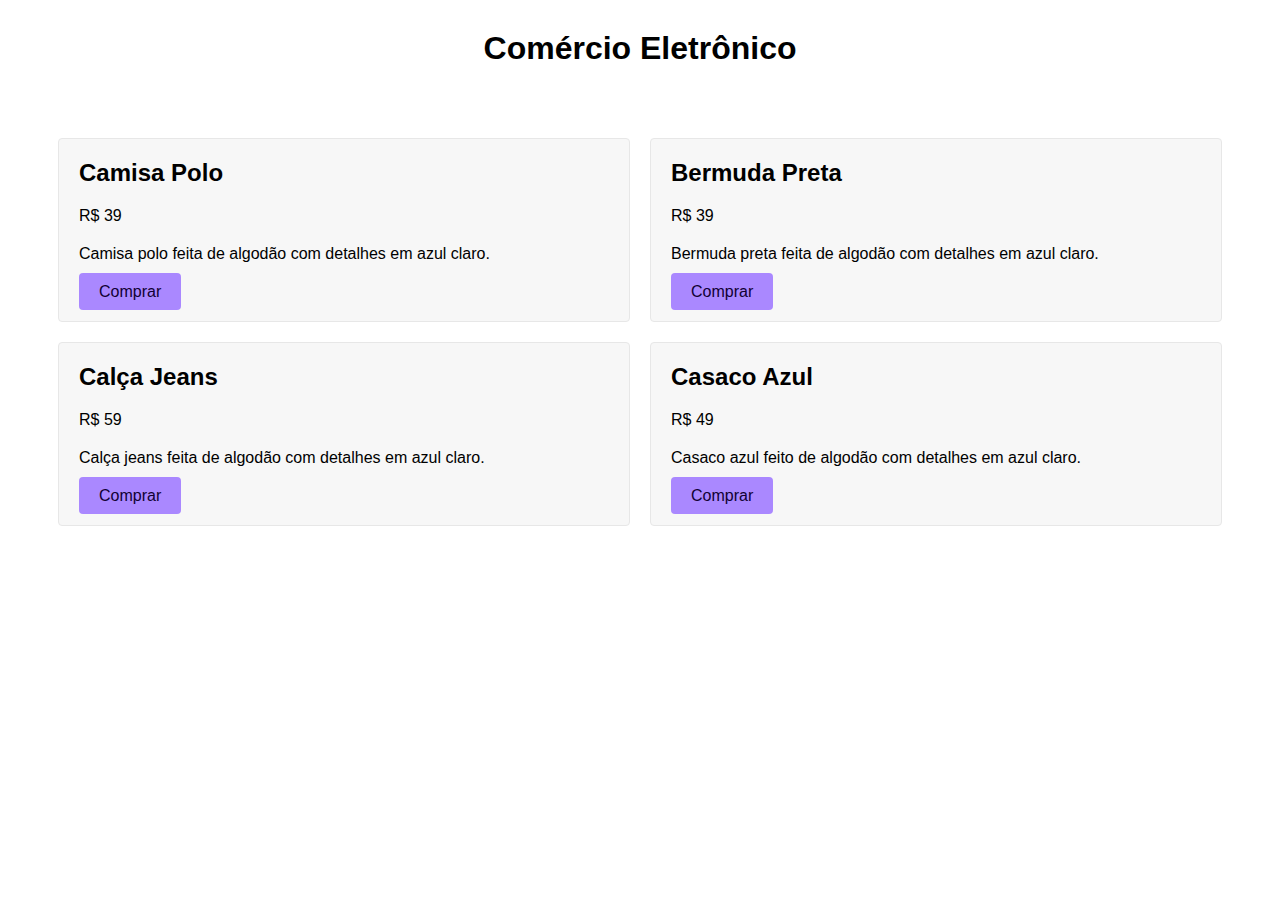
<file: index.html>
<!DOCTYPE html>
<html lang="pt-br">

<head>
  <meta charset="UTF-8">
  <meta name="viewport" content="width=device-width, initial-scale=1.0">
  <link rel="stylesheet" href="./style.css">
  <title>Grid practice </title>
</head>

<body>
  <h1>Comércio Eletrônico</h1>
  <div class="grid">
    <div class="item">
      <h2>Camisa Polo</h2>
      <p class="preco">R$ 39</p>
      <p>Camisa polo feita de algodão com detalhes em azul claro.</p>
      <a class="comprar" href="./">Comprar</a>
    </div>

    <div class="item">
      <h2>Bermuda Preta</h2>
      <p class="preco">R$ 39</p>
      <p>Bermuda preta feita de algodão com detalhes em azul claro.</p>
      <a class="comprar" href="./">Comprar</a>
    </div>

    <div class="item">
      <h2>Calça Jeans</h2>
      <p class="preco">R$ 59</p>
      <p>Calça jeans feita de algodão com detalhes em azul claro.</p>
      <a class="comprar" href="./">Comprar</a>
    </div>

    <div class="item">
      <h2>Casaco Azul</h2>
      <p class="preco">R$ 49</p>
      <p>Casaco azul feito de algodão com detalhes em azul claro.</p>
      <a class="comprar" href="./">Comprar</a>
    </div>
  </div>
</body>

</html>
</file>
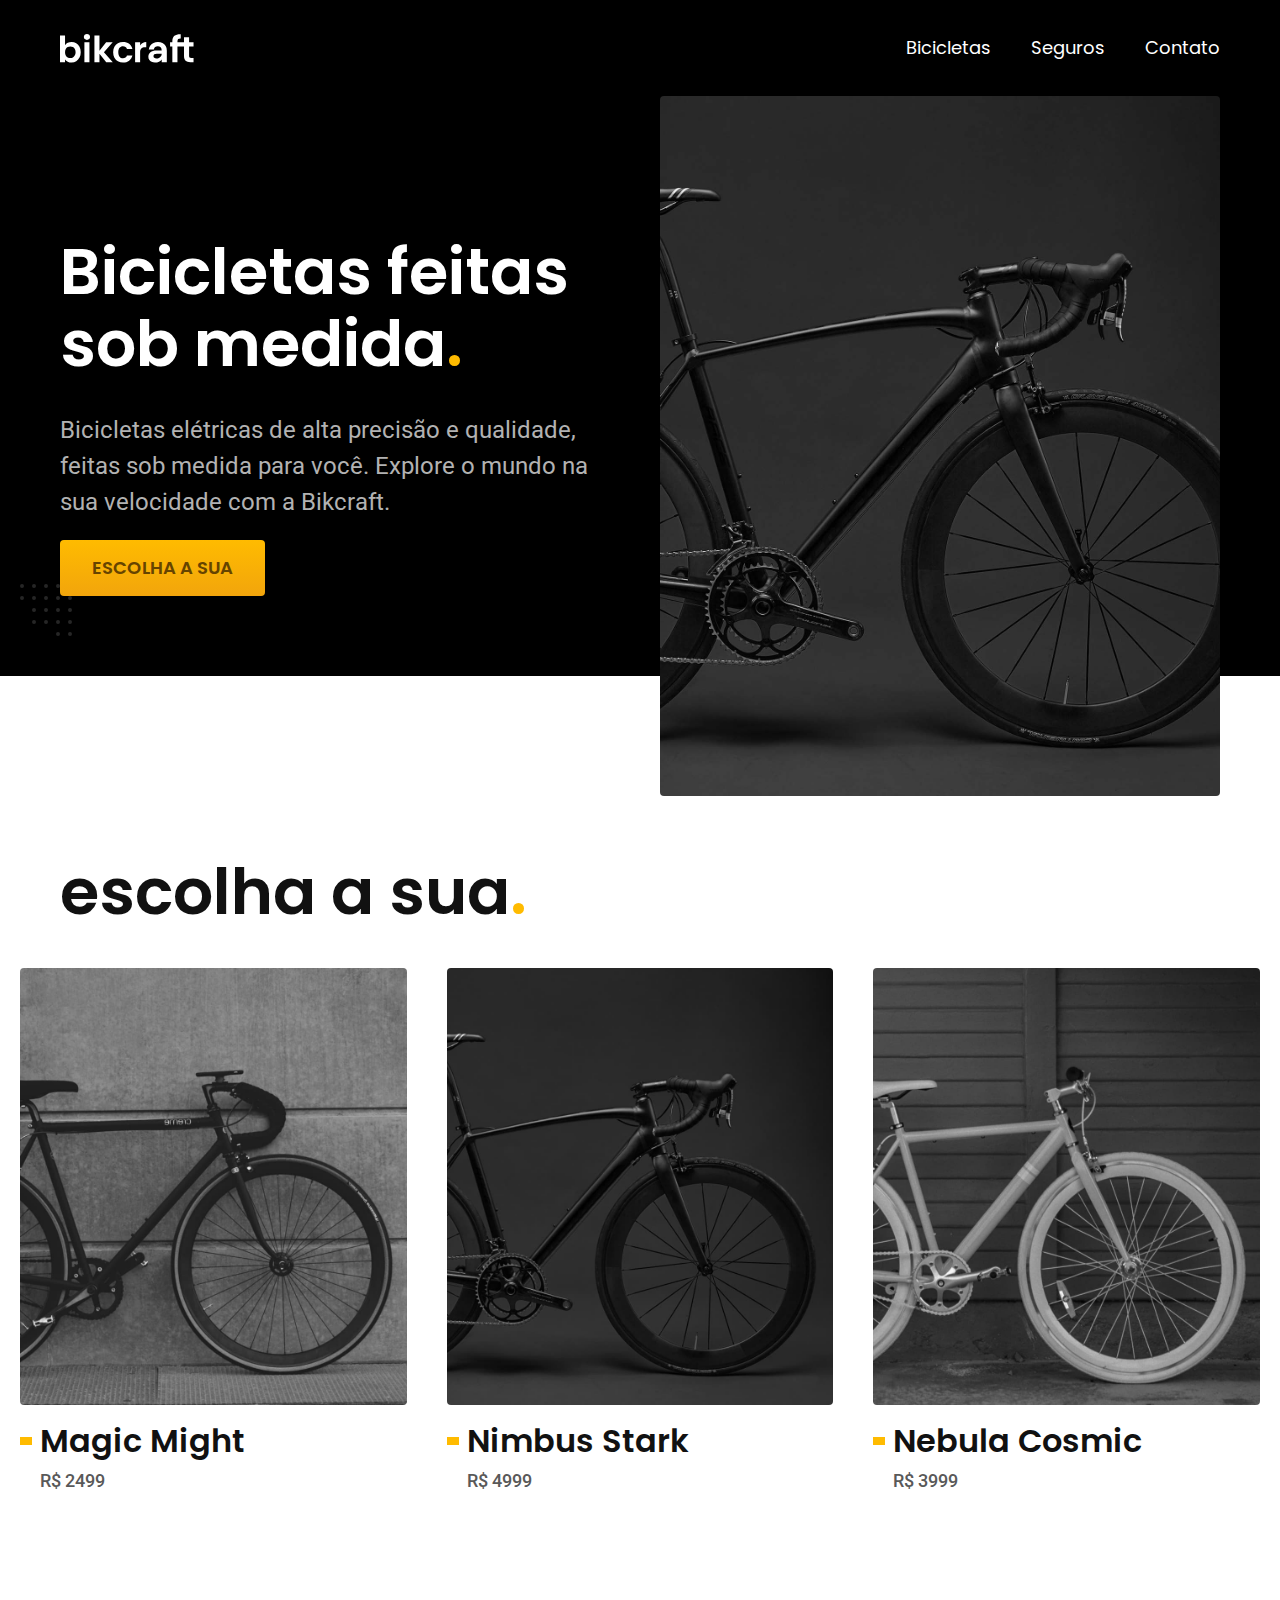
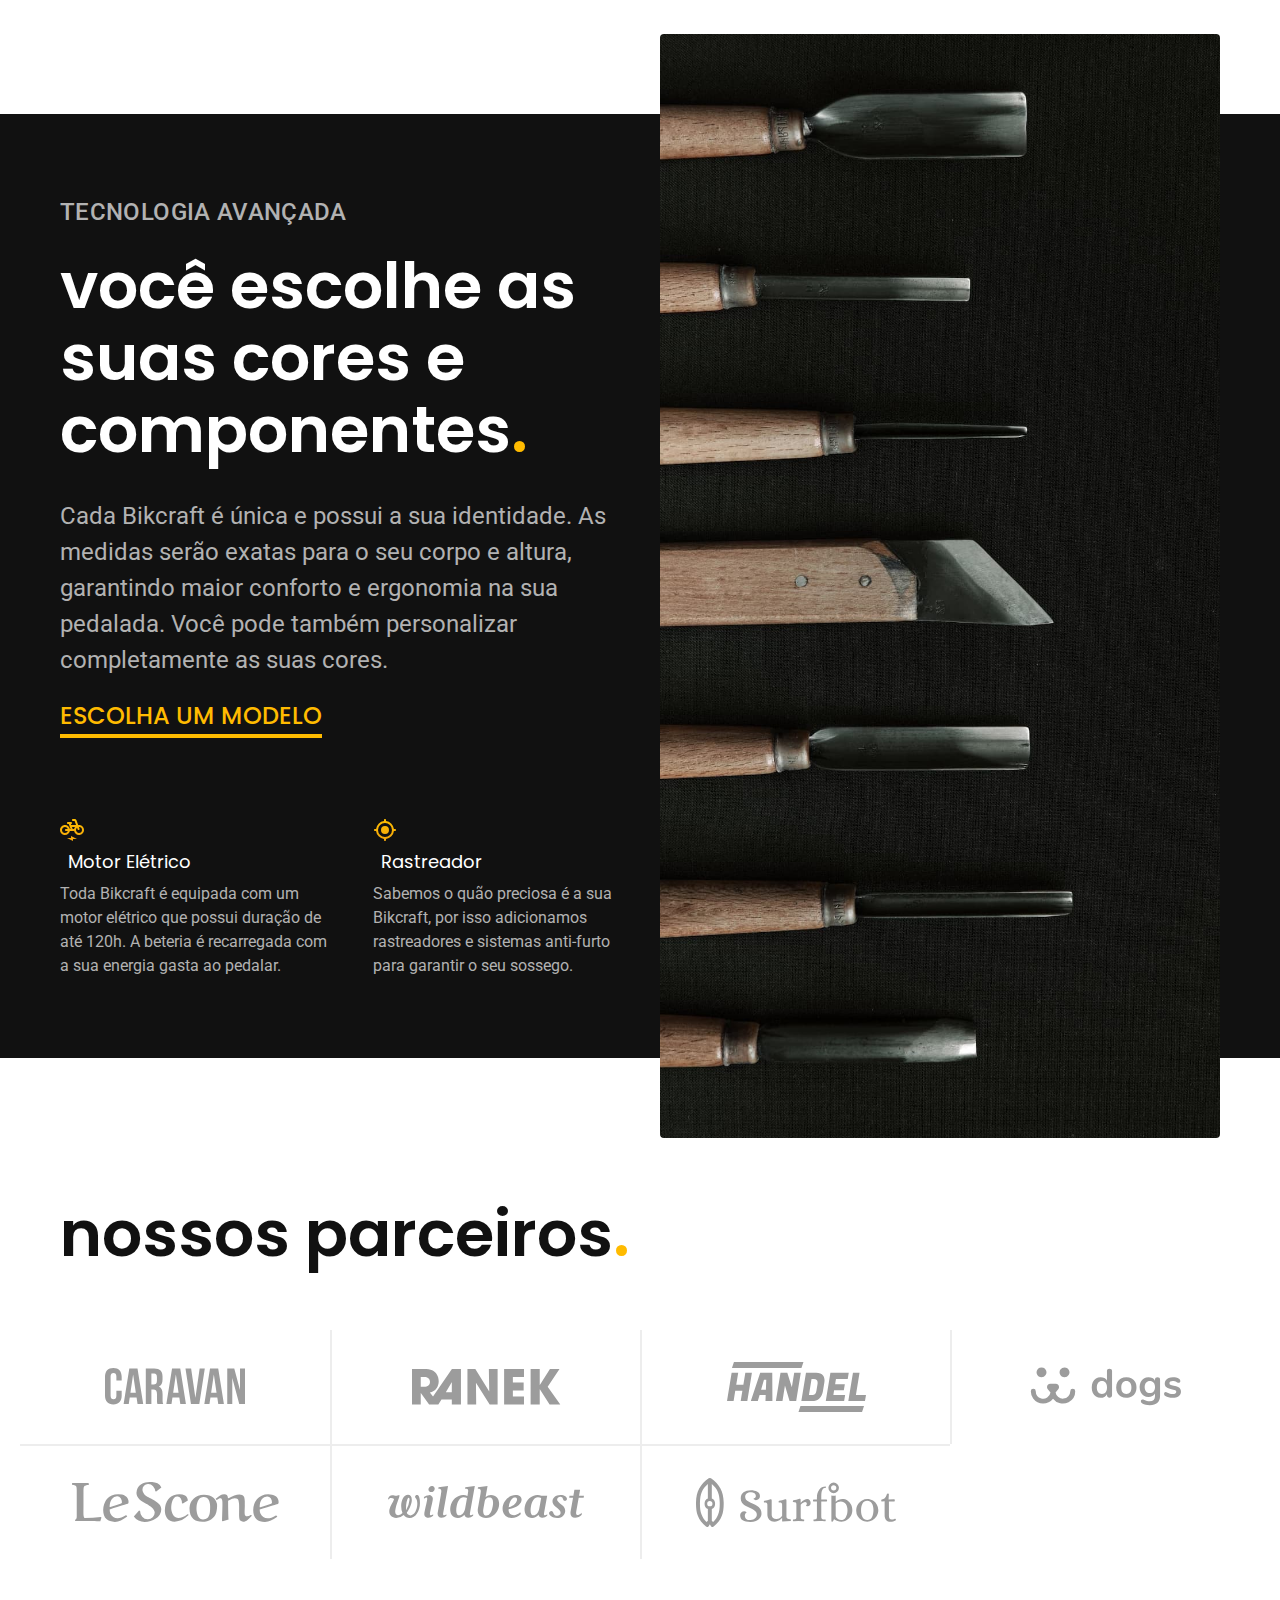
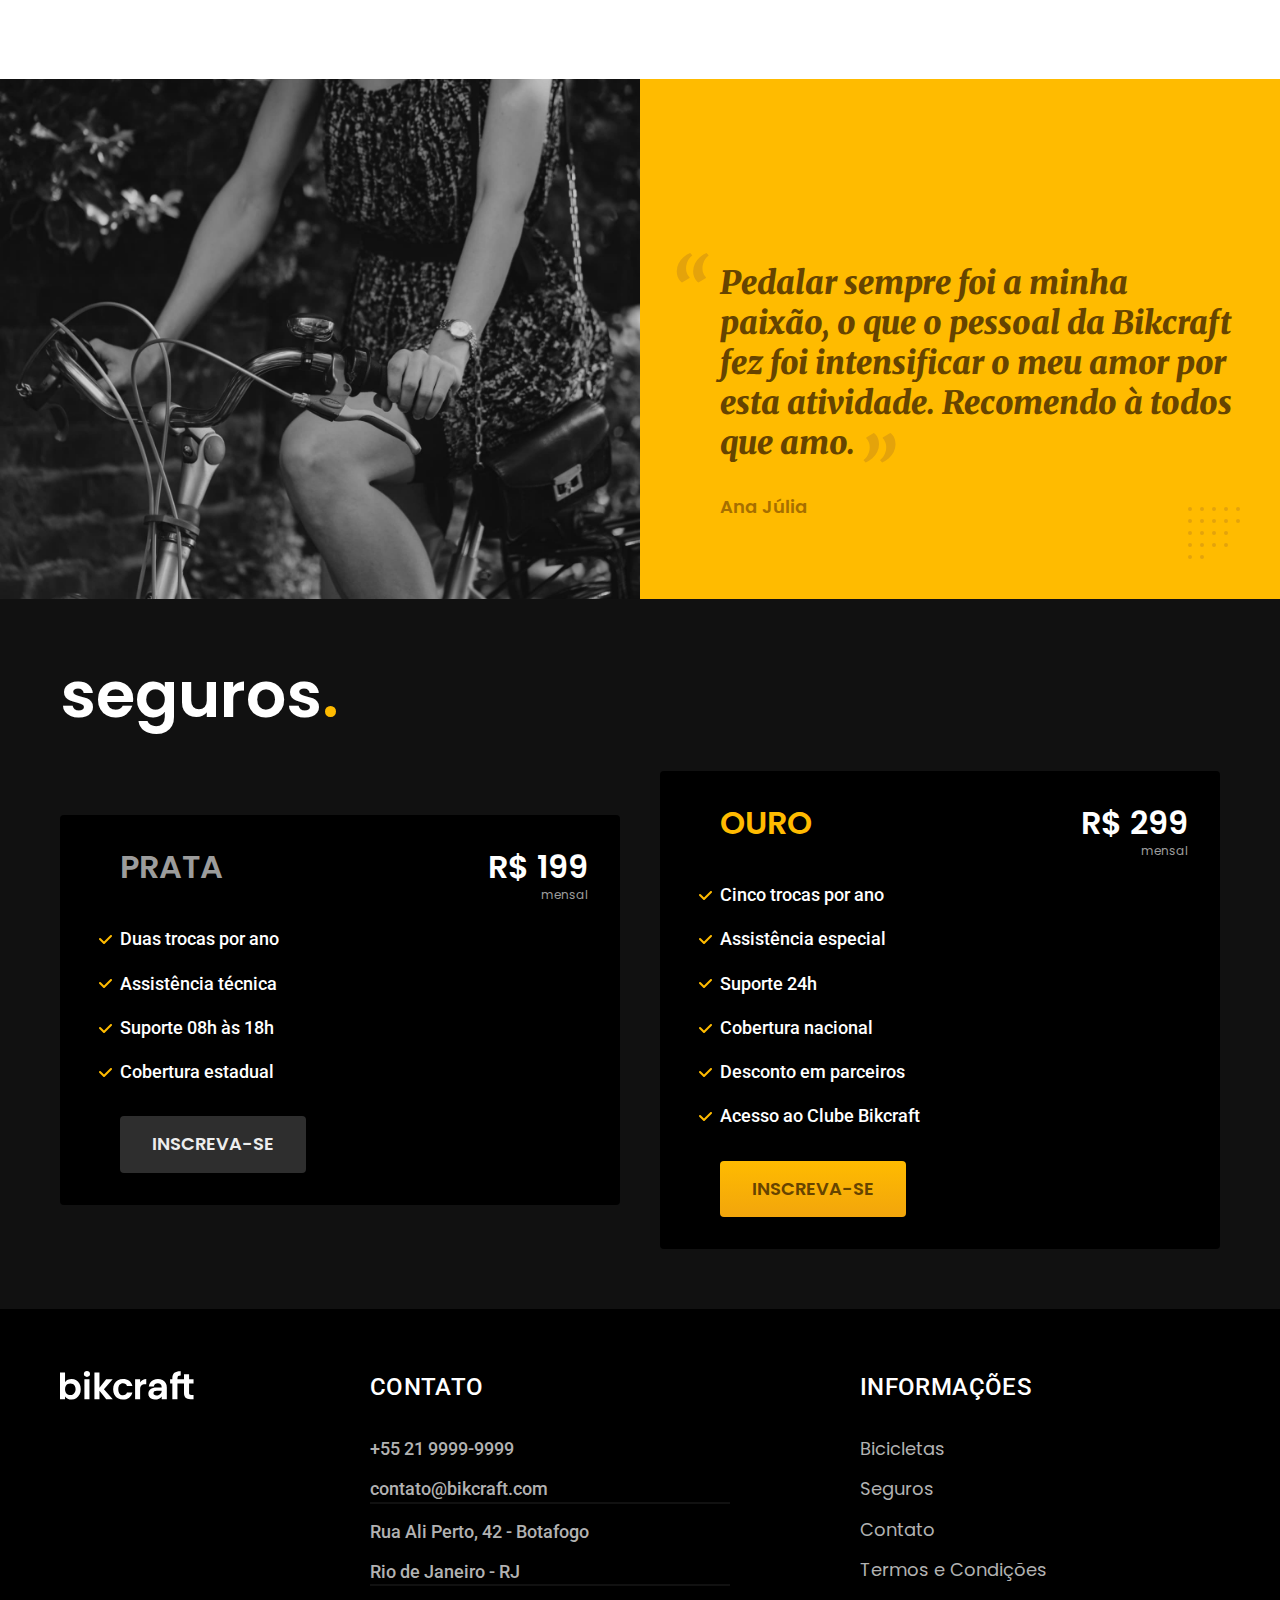
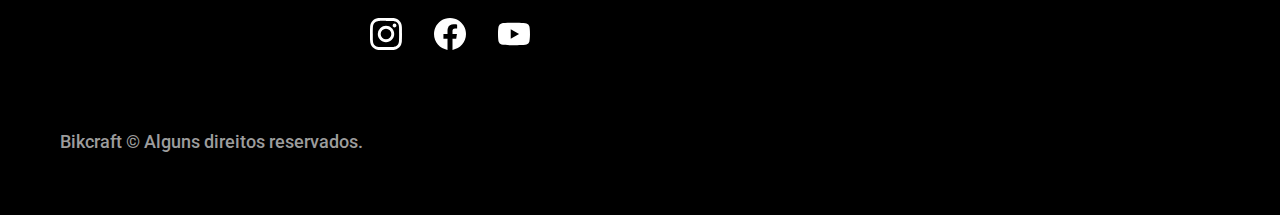
<file: bikcraft- final project/index.html>
<!DOCTYPE html>
<html lang="pt-br">

<head>
  <meta charset="UTF-8">
  <meta name="viewport" content="width=device-width, initial-scale=1.0">

  <title>Bikcraft - Bicicletas Elétricas</title>
  <meta name="description" content="Bicicletas elétricas de alta precisão e qualidade, feitas sob medida para o cliente. Explore o mundo na sua velocidade com a Bikcraft.">

  <link rel="icon" href="./favicon.svg" type="image/svg+xml">
  <link rel="preload" href="./css/style.min.css" as="style">
  <link rel="stylesheet" href="./css/style.min.css">
  <link rel="preconnect" href="https://fonts.googleapis.com">
  <link rel="preconnect" href="https://fonts.gstatic.com" crossorigin>
  <link href="https://fonts.googleapis.com/css2?family=Merriweather:ital,wght@1,900&family=Poppins:wght@400;600&family=Roboto:wght@400;500&display=swap" rel="stylesheet">

  <script>document.documentElement.classList.add('js');</script>
</head>

<body>
  <header class="header-bg">
    <div class="header container">
      <a href="./">
        <img src="./img/bikcraft.svg" width="136" height="32" alt="Bikcraft">
      </a>
      <nav aria-label="primaria">
        <ul class="header-menu font-1-m cor-0">
          <li><a href="./bicicletas.html">Bicicletas</a></li>
          <li><a href="./seguros.html">Seguros</a></li>
          <li><a href="./contato.html">Contato</a></li>
        </ul>
      </nav>
    </div>
  </header>

  <main class="introducao-bg">
    <div class="introducao container">
      <div class="introducao-conteudo">
        <h1 class="font-1-xxl cor-0 fadeInDown" data-anime="200">Bicicletas feitas sob medida<span class="cor-p1">.</span></h1>
        <p class="font-2-l cor-5 fadeInDown" data-anime="400">Bicicletas elétricas de alta precisão e qualidade, feitas sob medida para você. Explore o mundo na sua velocidade com a Bikcraft.</p>
        <a class="botao fadeInDown" data-anime="600" href="./bicicletas.html">Escolha a sua</a>
      </div>
      <picture data-anime="800" class="fadeInDown">
        <source media="(max-width:800px)" srcset="./img/bicicletas/nimbus.jpg">
        <img src="./img/fotos/introducao.jpg" width="1280" height="1600" alt="Bicicleta elétrica preta">
      </picture>
    </div>
  </main>
  <article class="bicicletas-lista fadeInLeft" data-anime="800">
    <h2 class="container font-1-xxl">
      escolha a sua<span class="cor-p1">.</span>
    </h2>

    <ul class="fadeInDown" data-anime="400">
      <li>
        <a href="./bicicletas/magic.html">
          <img src="./img/bicicletas/magic-home.jpg" width="920" height="1040" alt="Bicicleta preta">
          <h3 class="font-1-xl">Magic Might</h3>
          <span class="font-2-m cor-8">R$ 2499</span>
        </a>
      </li>
      <li>
        <a href="./bicicletas/nimbus.html">
          <img src="./img/bicicletas/nimbus-home.jpg" width="920" height="1040" alt="Bicicleta preta">
          <h3 class="font-1-xl">Nimbus Stark</h3>
          <span class="font-2-m cor-8">R$ 4999</span>
        </a>
      </li>
      <li>
        <a href="./bicicletas/nebula.html">
          <img src="./img/bicicletas/nebula-home.jpg" width="920" height="1040" alt="Bicicleta preta">
          <h3 class="font-1-xl">Nebula Cosmic</h3>
          <span class="font-2-m cor-8">R$ 3999</span>
        </a>
      </li>
    </ul>

  </article>

  <article class="tecnologia-bg">
    <div class="tecnologia container">
      <div class="tecnologia-conteudo">
        <span class="font-2-l-b cor-5">Tecnologia Avançada</span>
        <h2 class="font-1-xxl cor-0 fadeInDown" data-anime="200">você escolhe as suas cores e componentes<span class="cor-p1">.</span></h2>
        <p class="font-2-l cor-5 fadeInDown" data-anime="400">Cada Bikcraft é única e possui a sua identidade. As medidas serão exatas para o seu corpo e altura, garantindo maior conforto e ergonomia na sua pedalada. Você pode também personalizar completamente as suas cores.</p>

        <a class="link fadeInDown" data-anime="800" href="./bicicletas.html">Escolha um modelo</a>

        <div class="tecnologia-vantagens fadeInDown" data-anime="800">
          <div>
            <img src="./img/icones/eletrica.svg" width="24" height="24" alt="">
            <h3 class="font-1-m cor-0">Motor Elétrico</h3>
            <p class="font-2-s cor-5">Toda Bikcraft é equipada com um motor elétrico que possui duração de até 120h. A beteria é recarregada com a sua energia gasta ao pedalar.</p>
          </div>
          <div>
            <img src="./img/icones/rastreador.svg" width="24" height="24" alt="">
            <h3 class="font-1-m cor-0">Rastreador</h3>
            <p class="font-2-s cor-5">Sabemos o quão preciosa é a sua Bikcraft, por isso adicionamos rastreadores e sistemas anti-furto para garantir o seu sossego.</p>
          </div>
        </div>
      </div>

      <div class="tecnologia-img">
        <img src="./img/fotos/tecnologia.jpg" width="1200" height="1920" alt="">
      </div>
    </div>
  </article>

  <section class="parceiros fadeInUp" data-anime="200" aria-label="Nossos parceiros">
    <h2 class="container font-1-xxl">nossos parceiros<span class="cor-p1">.</span></h2>

    <ul>
      <li><img src="./img/parceiros/caravan.svg" width="140" height="38" alt="caravan"></li>
      <li><img src="./img/parceiros/ranek.svg" width="149" height="36" alt="ranek"></li>
      <li><img src="./img/parceiros/handel.svg" width="139" height="50" alt="handel"></li>
      <li><img src="./img/parceiros/dogs.svg" width="152" height="39" alt="dogs"></li>
      <li><img src="./img/parceiros/lescone.svg" width="208" height="41" alt="lescone"></li>
      <li><img src="./img/parceiros/wildbeast.svg" width="196" height="34" alt="wildbeast"></li>
      <li><img src="./img/parceiros/surfbot.svg" width="200" height="49" alt="surfbot"></li>
    </ul>
  </section>

  <section class="depoimento" aria-label="Depoimento">
    <div>
      <img src="./img/fotos/depoimento.jpg" width="1560" height="1360" alt="Pessoa pedalando uma bicicleta bikcraft">
    </div>
    <div class="depoimento-conteudo fadeInLeft" data-anime="400">
      <blockquote class="font-1-xl cor-p5">
        <p>Pedalar sempre foi a minha paixão, o que o pessoal da Bikcraft fez foi intensificar o meu amor por esta atividade. Recomendo à todos que amo.</p>
      </blockquote>
      <span class="font-1-m-b cor-p4">Ana Júlia</span>
    </div>
  </section>

  <article class="seguros-bg">
    <div class="seguros container">
      <h2 class="font-1-xxl cor-0 fadeInDown" data-anime="200">seguros<span class="cor-p1">.</span></h2>
      <div class="seguros-item fadeInLeft" data-anime="200">
        <h3 class="prata font-1-xl cor-6">PRATA</h3>
        <span class="font-1-xl cor-0">R$ 199 <span class="font-1-xs cor-6">mensal</span></span>
        <ul class="font-2-m cor-0">
          <li>Duas trocas por ano</li>
          <li>Assistência técnica</li>
          <li>Suporte 08h às 18h</li>
          <li>Cobertura estadual</li>
        </ul>
        <a class="botao secundario" href="./orcamento.html">Inscreva-se</a>
      </div>

      <div class="seguros-item fadeInRight" data-anime="400">
        <h3 class="prata font-1-xl cor-p1">OURO</h3>
        <span class="font-1-xl cor-0">R$ 299 <span class="font-1-xs cor-6">mensal</span></span>
        <ul class="font-2-m cor-0">
          <li>Cinco trocas por ano</li>
          <li>Assistência especial</li>
          <li>Suporte 24h</li>
          <li>Cobertura nacional</li>
          <li>Desconto em parceiros</li>
          <li>Acesso ao Clube Bikcraft</li>
        </ul>
        <a class="botao" href="./orcamento.html">Inscreva-se</a>
      </div>
    </div>
  </article>

  <footer class="footer-bg">
    <div class="footer container">
      <img src="./img/bikcraft.svg" width="136" height="32" alt="Bikcraft">
      <div class="footer-contato">
        <h3 class="font-2-l-b cor-0">Contato</h3>
        <ul class="font-2-m cor-5">
          <li><a href="tel:+552199999999">+55 21 9999-9999</a></li>
          <li><a href="mailto:contato@bikcraft.com">contato@bikcraft.com</a></li>
          <li>Rua Ali Perto, 42 - Botafogo</li>
          <li>Rio de Janeiro - RJ</li>
        </ul>
        <div class="footer-redes">
          <a href="./">
            <img src="./img/redes/instagram.svg" width="32" height="32" alt="Instagram">
          </a>
          <a href="./">
            <img src="./img/redes/facebook.svg" width="32" height="32" alt="Facebook">
          </a>
          <a href="./">
            <img src="./img/redes/youtube.svg" width="32" height="32" alt="Youtube">
          </a>
        </div>
      </div>
      <div class="footer-informacoes">
        <h3 class="font-2-l-b cor-0">Informações</h3>
        <nav>
          <ul class="font-1-m cor-5">
            <li><a href="./bicicletas.html">Bicicletas</a></li>
            <li><a href="./seguros.html">Seguros</a></li>
            <li><a href="./contato.html">Contato</a></li>
            <li><a href="./termos.html">Termos e Condições</a></li>
          </ul>
        </nav>
      </div>
      <p class="footer-copy font-2-m cor-6">Bikcraft © Alguns direitos reservados.</p>
    </div>
  </footer>
  <script src="./js/plugins/simple-anime.js"></script>
  <script src="./js/script.js"></script>
</body>

</html>
</file>
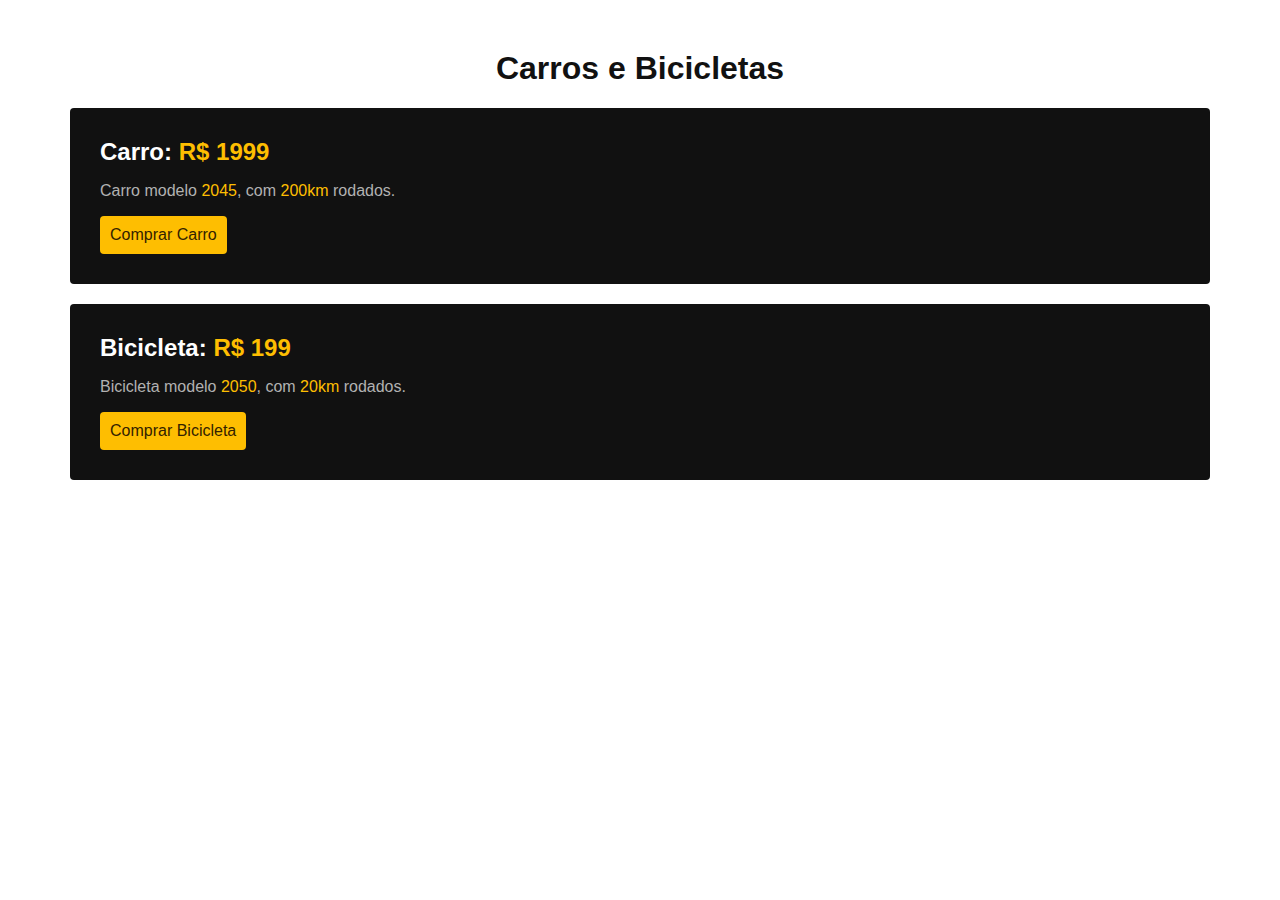
<file: display-exercise/index.html>
<!DOCTYPE html>
<html lang="pt">

<head>
  <meta charset="UTF-8">
  <meta name="viewport" content="width=device-width, initial-scale=1.0">
  <link rel="stylesheet" href="./style.css">
  <title>Carros e Bicicletas</title>
</head>

<body>
  <h1>Carros e Bicicletas</h1>

  <div class="item">
    <h2>Carro: <span>R$ 1999</span></h2>
    <p>Carro modelo <span>2045</span>, com <span>200km</span> rodados.</p>
    <a href="/"> Comprar Carro</a>
  </div>

  <div class="item">
    <h2>Bicicleta: <span>R$ 199<span></h2>
    <p>Bicicleta modelo <span>2050</span>, com <span>20km</span> rodados.</p>
    <a href="/">Comprar Bicicleta</a>
  </div>
</body>

</html>
</file>
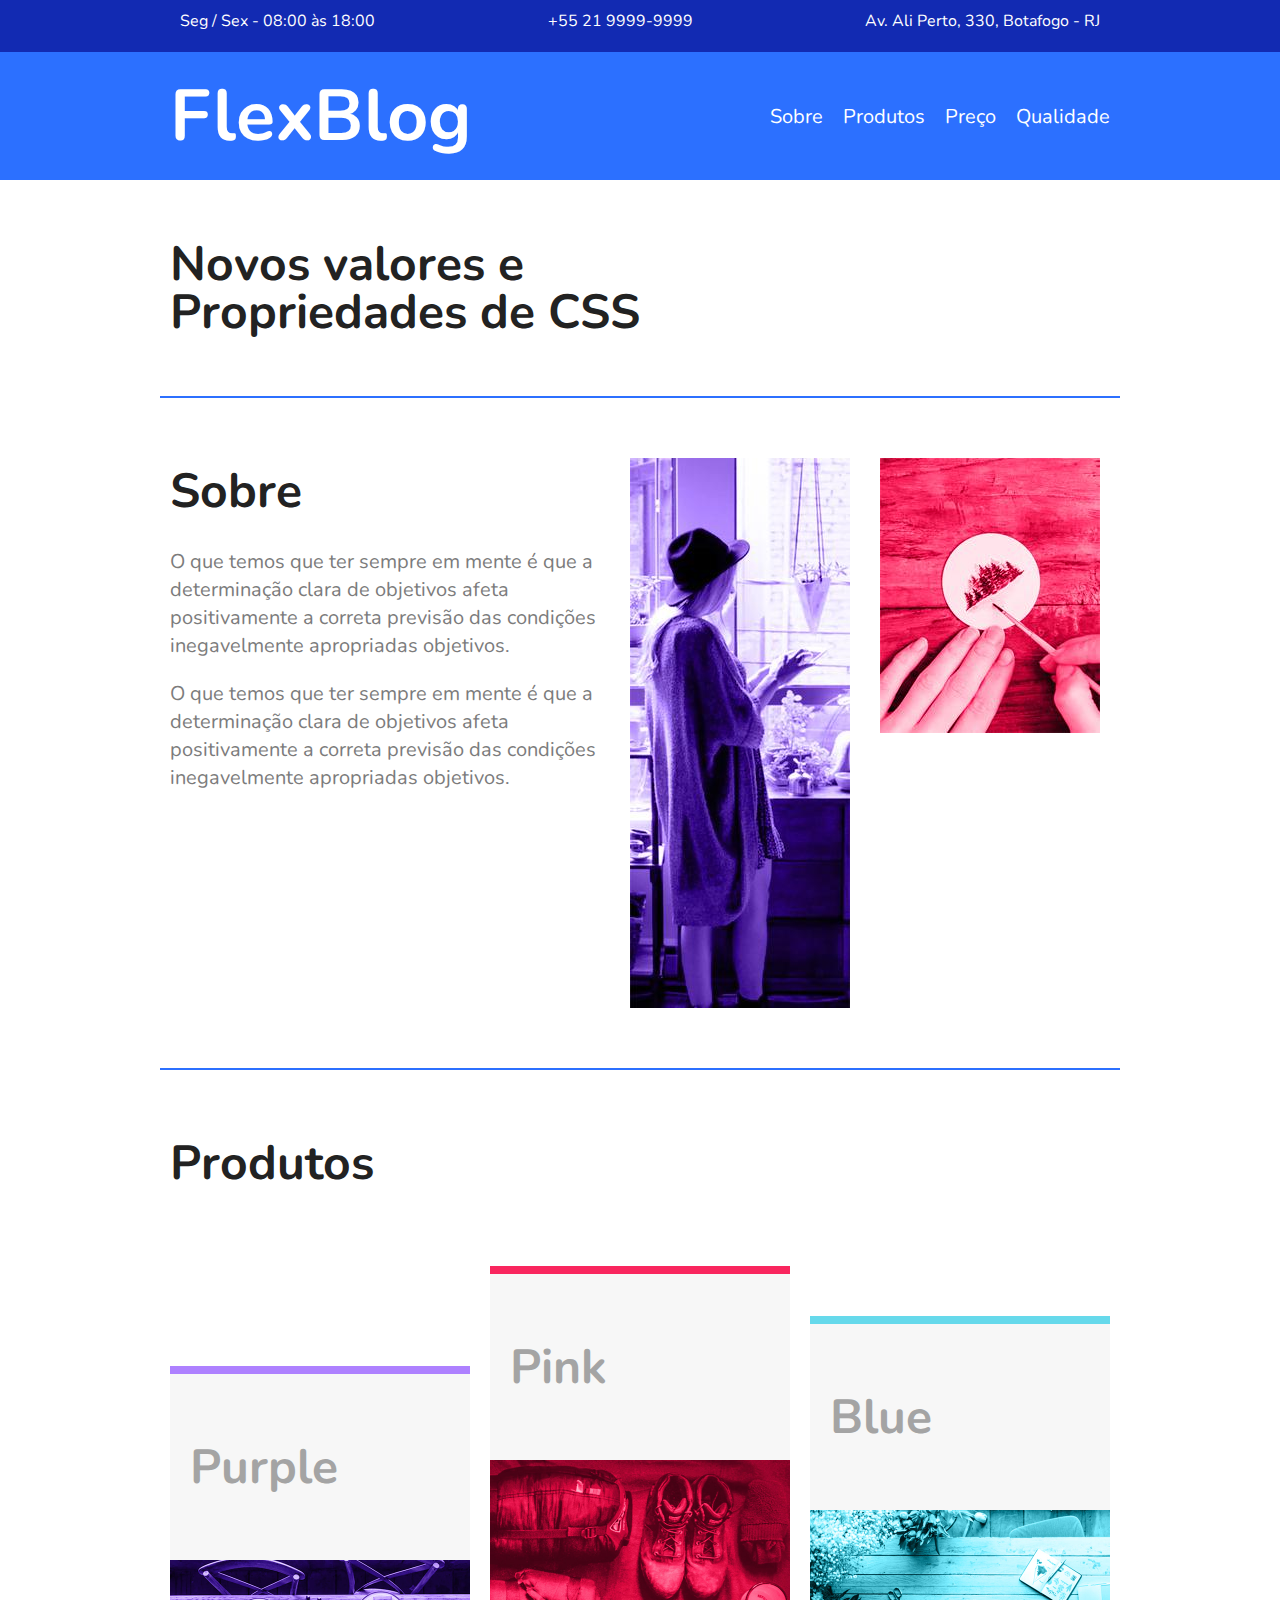
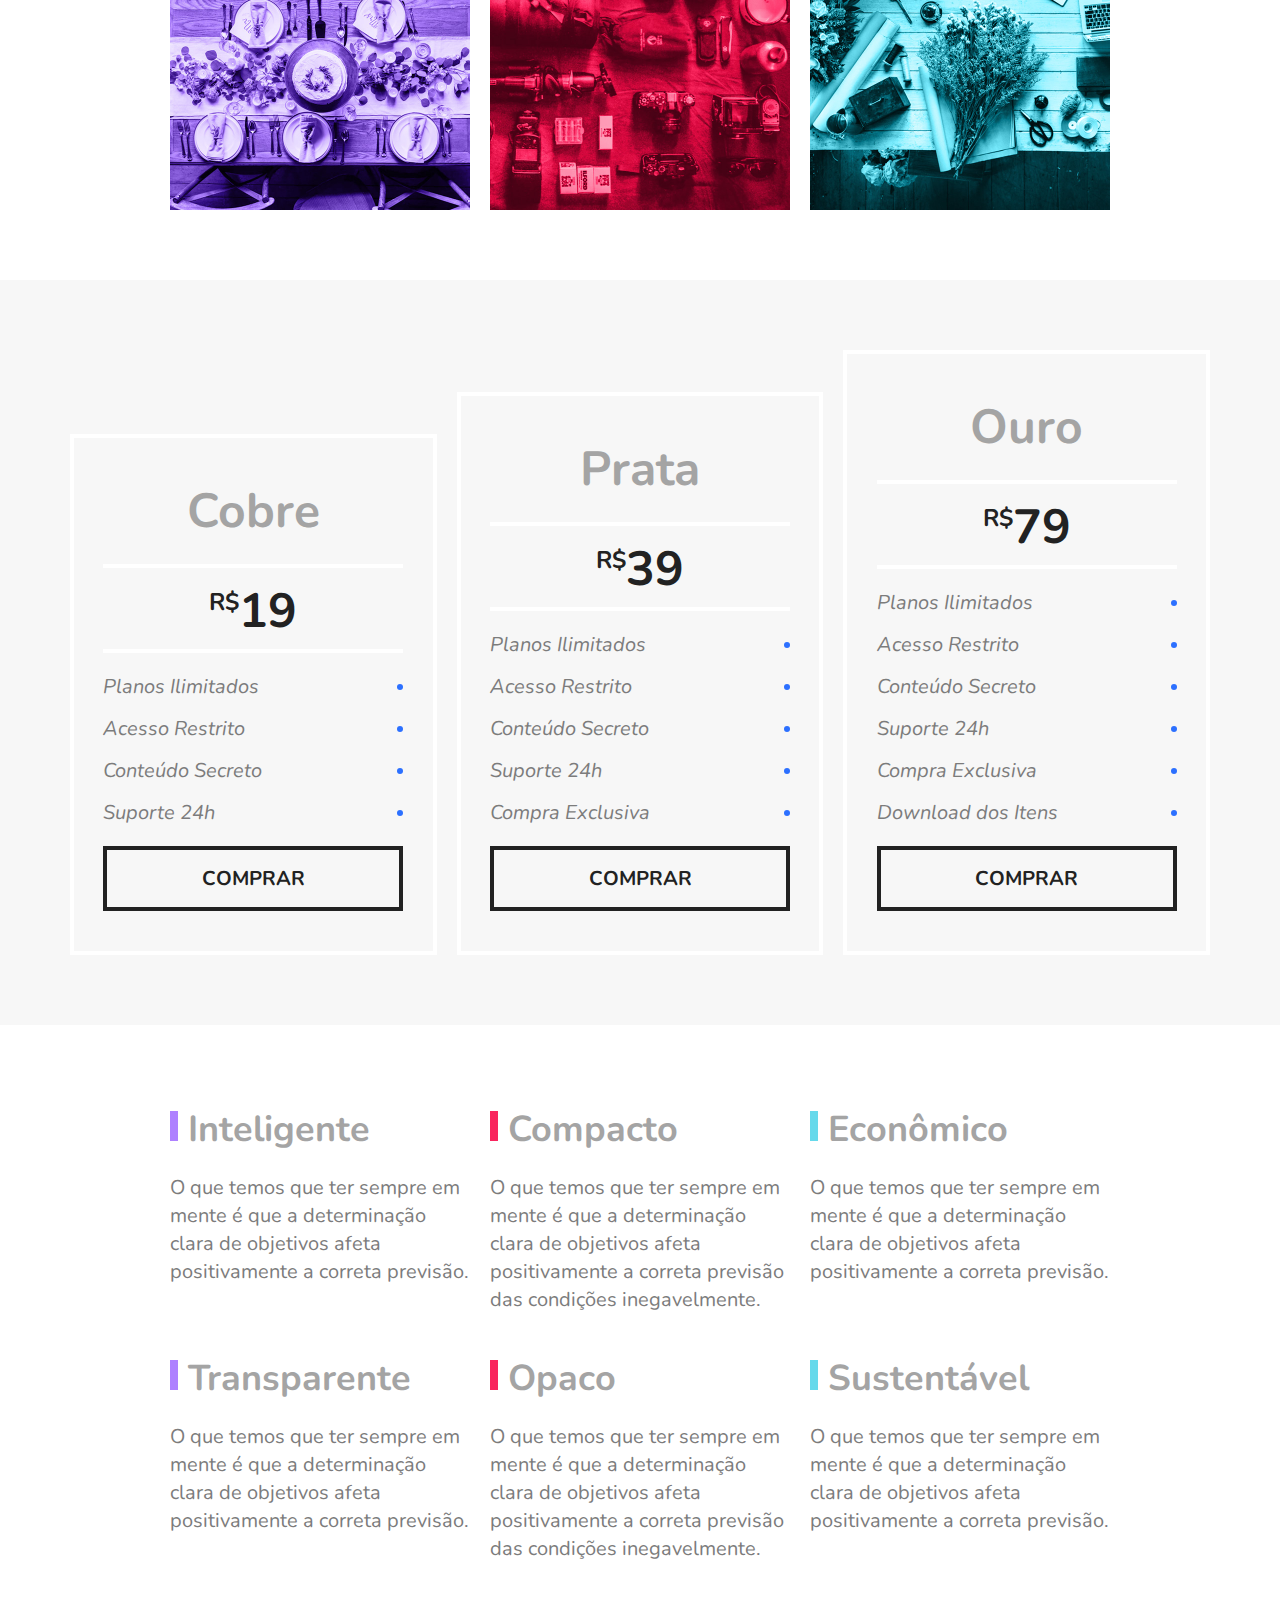
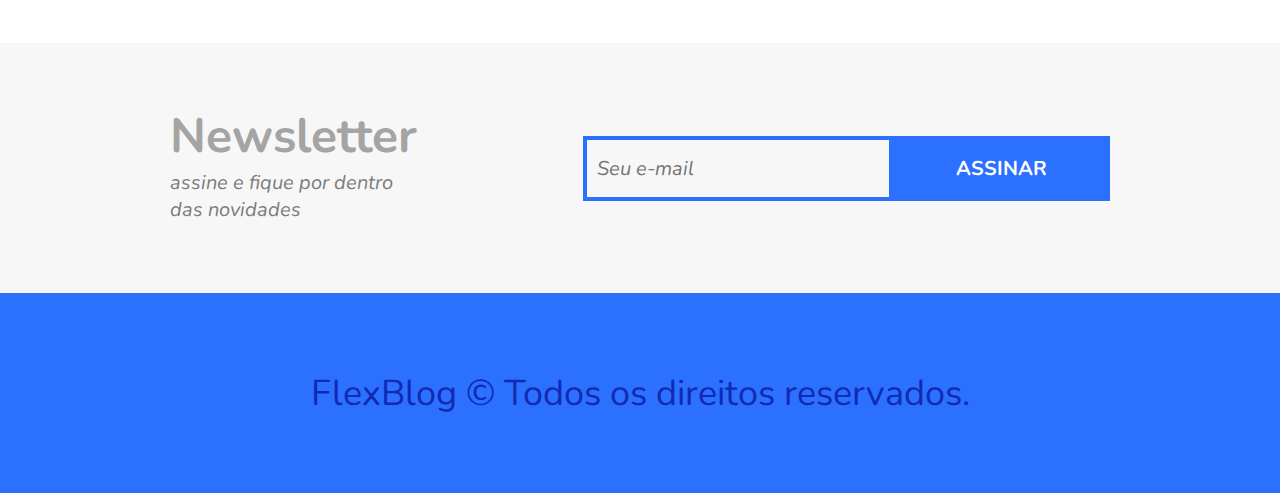
<file: flexblog/index.html>
<!DOCTYPE html>
<html lang="pt-br">

<head>
  <title>FlexBlog</title>
  <meta charset="utf-8">
  <meta name="viewport" content="width=device-width, initial-scale=1, shrink-to-fit=no">
  <link href="https://fonts.googleapis.com/css?family=Nunito:400,400i,700" rel="stylesheet">
  <link rel="stylesheet" type="text/css" href="style.css">
</head>

<body>
  <div class="superinfo-bg">
    <div class="super-info">
      <p>Seg / Sex - 08:00 às 18:00</p>
      <a href="tel:+552199999999">+55 21 9999-9999</a>
      <p>Av. Ali Perto, 330, Botafogo - RJ</p>
    </div>
  </div>
  <header class="menu-bg">
    <div class="menu">
      <div class="menu-logo">
        <h1>FlexBlog</h1>
      </div>
      <nav class="menu-nav">
        <ul>
          <li><a href="#sobre">Sobre</a></li>
          <li><a href="#produtos">Produtos</a></li>
          <li><a href="#preco">Preço</a></li>
          <li><a href="#qualidade">Qualidade</a></li>
        </ul>
      </nav>
    </div>
  </header>

  <h1 class="introducao">Novos valores e<br>
    Propriedades de CSS</h1>

  <section class="sobre" id="sobre">
    <div class="sobre-info">
      <h1>Sobre</h1>
      <p>O que temos que ter sempre em mente é que a determinação clara de objetivos afeta positivamente a correta previsão das condições inegavelmente apropriadas objetivos.</p>
      <p>O que temos que ter sempre em mente é que a determinação clara de objetivos afeta positivamente a correta previsão das condições inegavelmente apropriadas objetivos.</p>
    </div>

    <div class="sobre-img">
      <img src="./img/sobre1.jpg" alt="Sobre 1">
    </div>
    <div class="sobre-img">
      <img src="./img/sobre2.jpg" alt="Sobre 2">
    </div>
  </section>

  <section class="produtos" id="produtos">
    <h1>Produtos</h1>
    <div class="produtos-container">
      <div class="produtos-item purple">
        <h2>Purple</h2>
        <img src="./img/produtos1.jpg" alt="">
      </div>

      <div class="produtos-item pink">
        <h2>Pink</h2>
        <img src="./img/produtos2.jpg" alt="">
      </div>

      <div class="produtos-item blue">
        <h2>Blue</h2>
        <img src="./img/produtos3.jpg" alt="">
      </div>
    </div>
  </section>

  <section class="preco" id="preco">
    <div class="preco-item">
      <h2>Cobre</h2>
      <span><sup>R$</sup>19</span>
      <ul>
        <li>Planos Ilimitados</li>
        <li>Acesso Restrito</li>
        <li>Conteúdo Secreto</li>
        <li>Suporte 24h</li>
      </ul>
      <a href="/">Comprar</a>
    </div>

    <div class="preco-item">
      <h2>Prata</h2>
      <span><sup>R$</sup>39</span>
      <ul>
        <li>Planos Ilimitados</li>
        <li>Acesso Restrito</li>
        <li>Conteúdo Secreto</li>
        <li>Suporte 24h</li>
        <li>Compra Exclusiva</li>
      </ul>
      <a href="/">Comprar</a>
    </div>

    <div class="preco-item">
      <h2>Ouro</h2>
      <span><sup>R$</sup>79</span>
      <ul>
        <li>Planos Ilimitados</li>
        <li>Acesso Restrito</li>
        <li>Conteúdo Secreto</li>
        <li>Suporte 24h</li>
        <li>Compra Exclusiva</li>
        <li>Download dos Itens</li>
      </ul>
      <a href="/">Comprar</a>
    </div>
  </section>

  <section class="qualidade" id="qualidade">
    <div class="qualidade-item">
      <h2>Inteligente</h2>
      <p>O que temos que ter sempre em mente é que a determinação clara de objetivos afeta positivamente a correta previsão.</p>
    </div>

    <div class="qualidade-item">
      <h2>Compacto</h2>
      <p>O que temos que ter sempre em mente é que a determinação clara de objetivos afeta positivamente a correta previsão das condições inegavelmente.</p>
    </div>

    <div class="qualidade-item">
      <h2>Econômico</h2>
      <p>O que temos que ter sempre em mente é que a determinação clara de objetivos afeta positivamente a correta previsão.</p>
    </div>

    <div class="qualidade-item">
      <h2>Transparente</h2>
      <p>O que temos que ter sempre em mente é que a determinação clara de objetivos afeta positivamente a correta previsão.</p>
    </div>

    <div class="qualidade-item">
      <h2>Opaco</h2>
      <p>O que temos que ter sempre em mente é que a determinação clara de objetivos afeta positivamente a correta previsão das condições inegavelmente.</p>
    </div>

    <div class="qualidade-item">
      <h2>Sustentável</h2>
      <p>O que temos que ter sempre em mente é que a determinação clara de objetivos afeta positivamente a correta previsão.</p>
    </div>
  </section>

  <section class="newsletter">
    <div class="newsletter-info">
      <h1>Newsletter</h1>
      <p>assine e fique por dentro das novidades</p>
    </div>
    <form class="newsletter-form">
      <input type="text" placeholder="Seu e-mail">
      <button type="submit">Assinar</button>
    </form>
  </section>
</body>

<footer class="footer">
  <p>FlexBlog © Todos os direitos reservados.</p>
</footer>

</html>
</file>
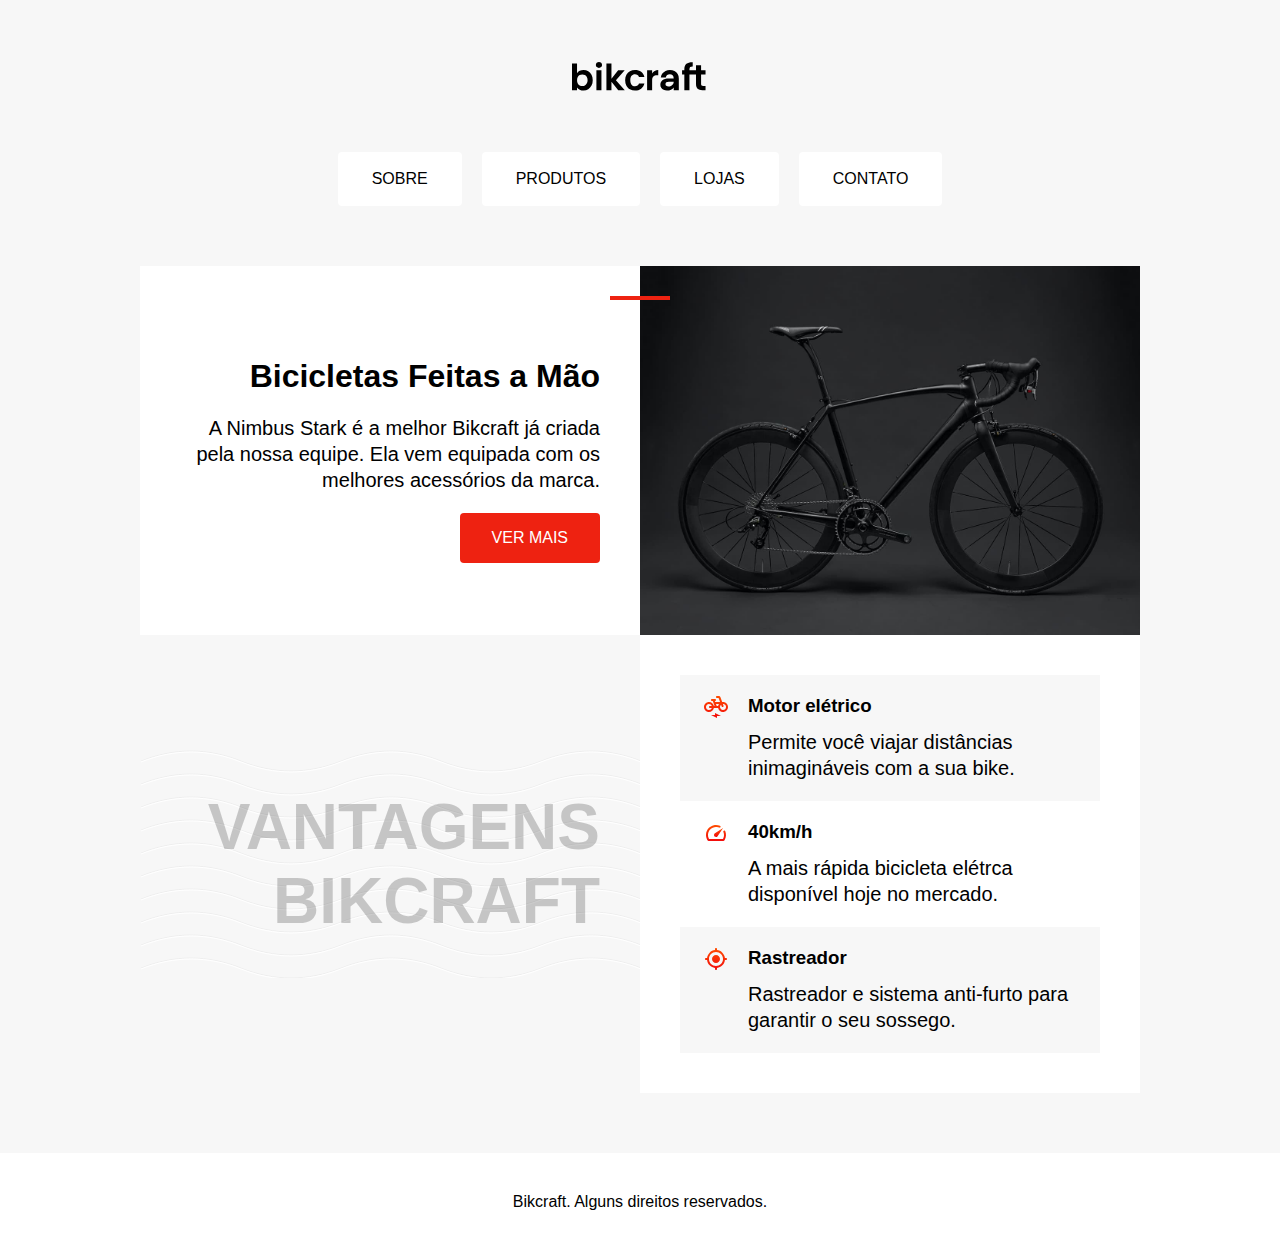
<file: landing-page-bikcraft-project/index.html>
<!DOCTYPE html>
<html lang="pt-br">

<head>
  <meta charset="UTF-8">
  <meta name="viewport" content="width=device-width, initial-scale=1.0">
  <link rel="stylesheet" href="./style.css">
  <title>Bikcraft</title>
</head>

<body>
  <header class="header">
    <img class="logo" src="./img/bikcraft.svg" alt="Bikcraft">

    <nav aria-label="primária">
      <ul class="menu">
        <li><a href="/">sobre</a></li>
        <li><a href="/">produtos</a></li>
        <li><a href="/">lojas</a></li>
        <li><a href="/">contato</a></li>
      </ul>
    </nav>
  </header>

  <main>
    <article class="conteudo">
      <div class="introducao" aria-labelledby="label-introducao">
        <span class="detalhe"></span>
        <h1 id="label-introducao">Bicicletas Feitas a Mão</h1>
        <p>A Nimbus Stark é a melhor Bikcraft já criada pela nossa equipe. Ela vem equipada com os melhores acessórios da marca.</p>
        <a class="botao" href="/">Ver mais</a>
      </div>

      <img src="./img/bicicleta.jpg" alt="Bicicleta bikcraft preta">
    </article>

    <article class="conteudo" aria-labelledby="label-vantagens">
      <h2 class="subtitulo" id="label-vantagens">Vantagens Bikcraft</h2>
      <ul class="vantagens">
        <li class="vantagens-item">
          <img src="./img/eletrica.svg" alt="">
          <h3>Motor elétrico</h3>
          <p>Permite você viajar distâncias inimagináveis com a sua bike.</p>
        </li>
        <li class="vantagens-item">
          <img src="./img/velocidade.svg" alt="">
          <h3>40km/h</h3>
          <p>A mais rápida bicicleta elétrca disponível hoje no mercado.</p>
        </li>
        <li class="vantagens-item">
          <img src="./img/rastreador.svg" alt="">
          <h3>Rastreador</h3>
          <p>Rastreador e sistema anti-furto para garantir o seu sossego.</p>
        </li>
      </ul>
    </article>
  </main>
</body>
<footer class="rodape">Bikcraft. Alguns direitos reservados.</footer>

</html>
</file>
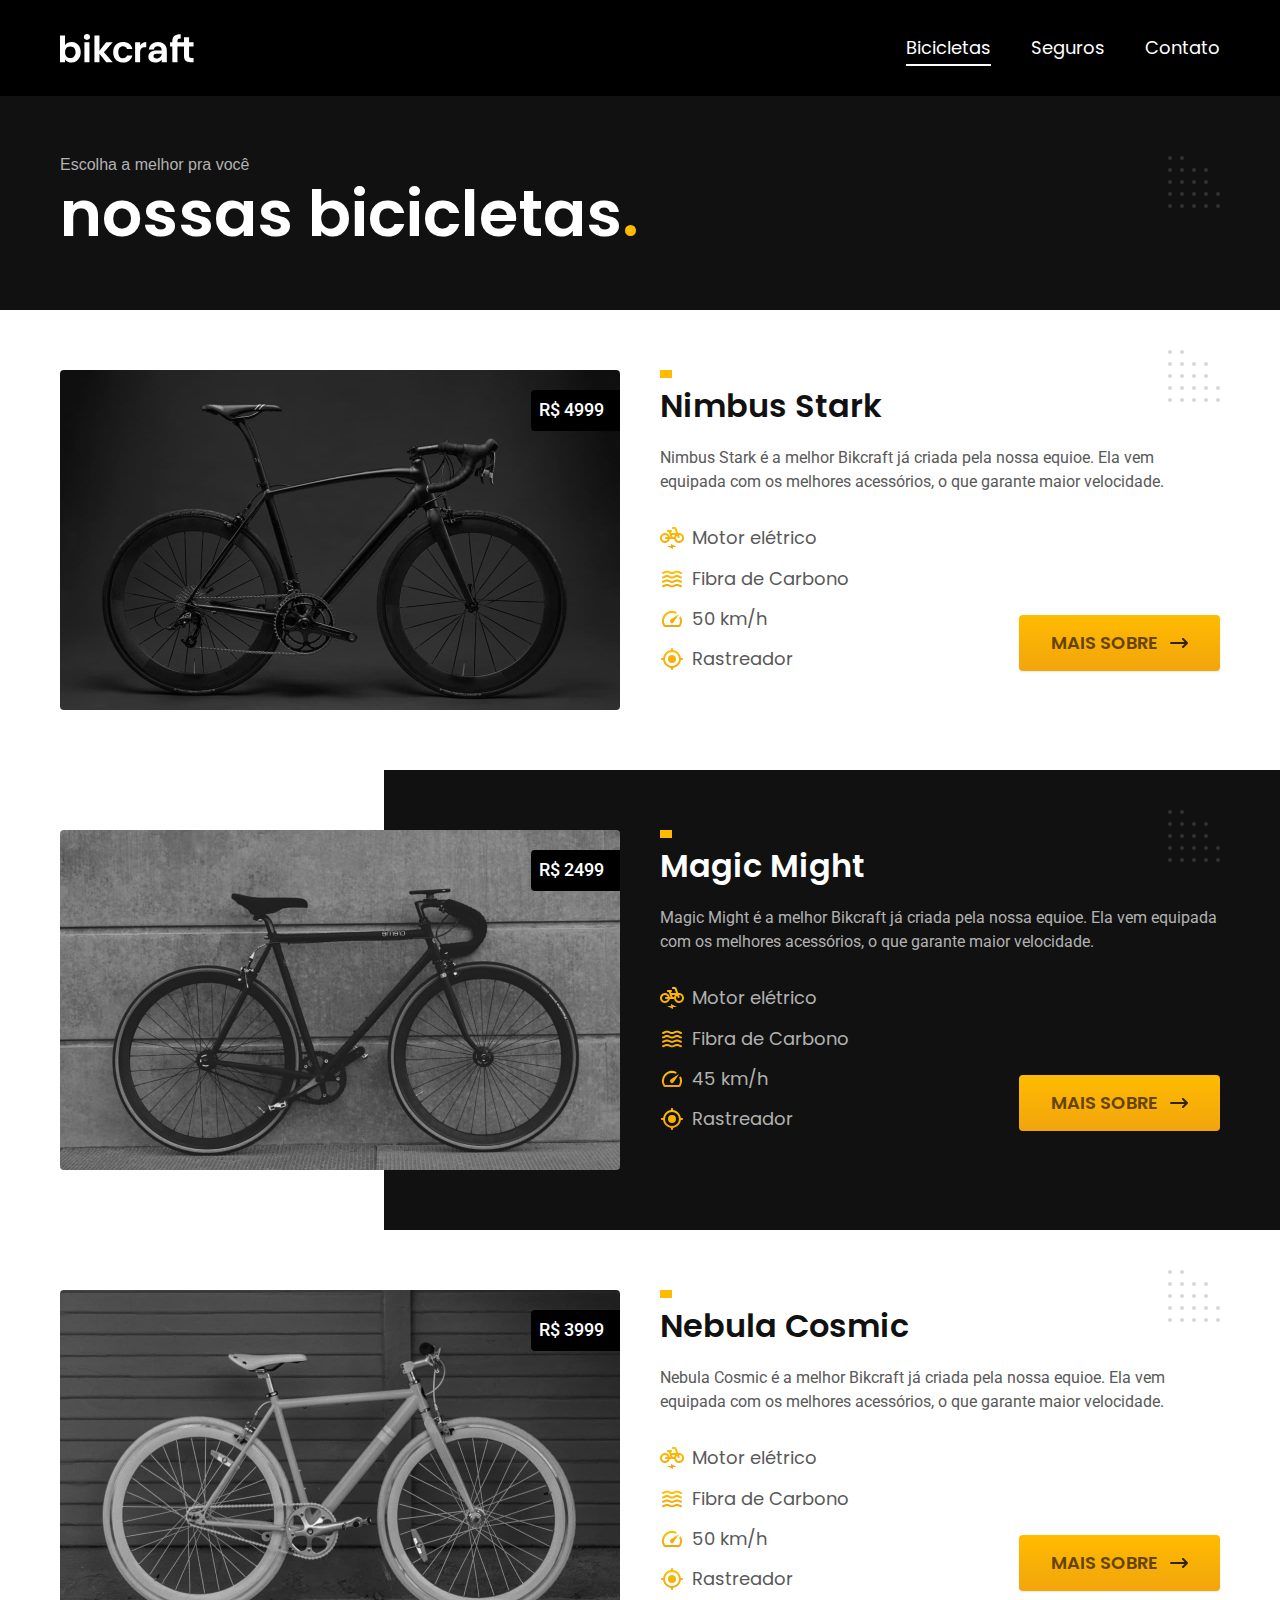
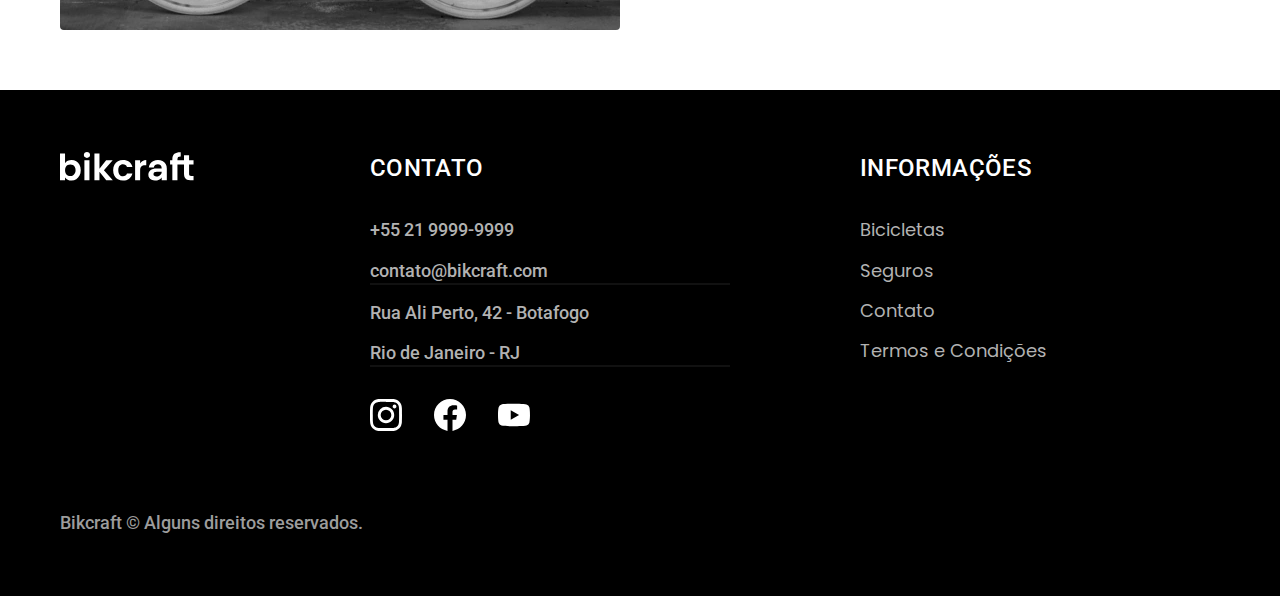
<file: bikcraft- final project/bicicletas.html>
<!DOCTYPE html>
<html lang="pt-br">

<head>
  <meta charset="UTF-8">
  <meta name="viewport" content="width=device-width, initial-scale=1.0">

  <title>Bicicletas | Bikcraft</title>
  <meta name="description" content="Bicicletas">

  <link rel="icon" href="./favicon.svg" type="image/svg+xml">
  <link rel="preload" href="./css/style.min.css" as="style">
  <link rel="stylesheet" href="./css/style.min.css">
  <link rel="preconnect" href="https://fonts.googleapis.com">
  <link rel="preconnect" href="https://fonts.gstatic.com" crossorigin>
  <link href="https://fonts.googleapis.com/css2?family=Merriweather:ital,wght@1,900&family=Poppins:wght@400;600&family=Roboto:wght@400;500&display=swap" rel="stylesheet">
  <script>document.documentElement.classList.add('js');</script>
</head>

<body id="bicicletas">
  <header class="header-bg">
    <div class="header container">
      <a href="./">
        <img src="./img/bikcraft.svg" width="136" height="32" alt="Bikcraft">
      </a>
      <nav aria-label="primaria">
        <ul class="header-menu font-1-m cor-0">
          <li><a href="./bicicletas.html">Bicicletas</a></li>
          <li><a href="./seguros.html">Seguros</a></li>
          <li><a href="./contato.html">Contato</a></li>
        </ul>
      </nav>
    </div>
  </header>

  <main>
    <div class="titulo-bg">
      <div class="titulo container">
        <p class="font-l-b cor-5 ">Escolha a melhor pra você</p>
        <h1 class="font-1-xxl cor-0">nossas bicicletas<span class="cor-p1">.</span></h1>
      </div>
    </div>

    <div class="bicicletas container">
      <div class="bicicletas-img">
        <img src="./img/bicicletas/nimbus.jpg" width="1120" height="680" alt="Bicicleta preta">
        <span class="font-2-m cor-0">R$ 4999</span>
      </div>

      <div class="bicicletas-conteudo">
        <h2 class="font-1-xl">Nimbus Stark</h2>
        <p class="font-2-s cor-8">Nimbus Stark é a melhor Bikcraft já criada pela nossa equioe. Ela vem equipada com os melhores acessórios, o que garante maior velocidade.</p>
        <ul class="font-1-m cor-8">
          <li> <img src="./img/icones/eletrica.svg" width="32" height="32" alt="">Motor elétrico</li>
          <li> <img src="./img/icones/carbono.svg" width="32" height="32" alt="">Fibra de Carbono</li>
          <li> <img src="./img/icones/velocidade.svg" width="32" height="32" alt="">50 km/h</li>
          <li> <img src="./img/icones/rastreador.svg" width="32" height="32" alt="">Rastreador</li>
        </ul>
        <a class="botao seta" href="./bicicletas/nimbus.html">Mais Sobre</a>
      </div>
    </div>

    <div class="bicicletas-bg">
      <div class="bicicletas container">
        <div class="bicicletas-img">
          <img src="./img/bicicletas/magic.jpg" width="1120" height="680" alt="Bicicleta preta">
          <span class="font-2-m cor-0">R$ 2499</span>
        </div>
        <div class="bicicletas-conteudo">
          <h2 class="font-1-xl cor-0">Magic Might</h2>
          <p class="font-2-s cor-5">Magic Might é a melhor Bikcraft já criada pela nossa equioe. Ela vem equipada com os melhores acessórios, o que garante maior velocidade.</p>
          <ul class="font-1-m cor-5">
            <li> <img src="./img/icones/eletrica.svg" width="32" height="32" alt="">Motor elétrico</li>
            <li> <img src="./img/icones/carbono.svg" width="32" height="32" alt="">Fibra de Carbono</li>
            <li> <img src="./img/icones/velocidade.svg" width="32" height="32" alt="">45 km/h</li>
            <li> <img src="./img/icones/rastreador.svg" width="32" height="32" alt="">Rastreador</li>
          </ul>
          <a class="botao seta" href="./bicicletas/magic.html">Mais Sobre</a>
        </div>
      </div>

    </div>
    <div class="bicicletas container">
      <div class="bicicletas-img">
        <img src="./img/bicicletas/nebula.jpg" width="1120" height="680" alt="Bicicleta preta">
        <span class="font-2-m cor-0">R$ 3999</span>
      </div>
      <div class="bicicletas-conteudo">
        <h2 class="font-1-xl">Nebula Cosmic</h2>
        <p class="font-2-s cor-8">Nebula Cosmic é a melhor Bikcraft já criada pela nossa equioe. Ela vem equipada com os melhores acessórios, o que garante maior velocidade.</p>
        <ul class="font-1-m cor-8">
          <li> <img src="./img/icones/eletrica.svg" width="32" height="32" alt="">Motor elétrico</li>
          <li> <img src="./img/icones/carbono.svg" width="32" height="32" alt="">Fibra de Carbono</li>
          <li> <img src="./img/icones/velocidade.svg" width="32" height="32" alt="">50 km/h</li>
          <li> <img src="./img/icones/rastreador.svg" width="32" height="32" alt="">Rastreador</li>
        </ul>
        <a class="botao seta" href="./bicicletas/nebula.html">Mais Sobre</a>
      </div>
    </div>

  </main>

  <footer class="footer-bg">
    <div class="footer container">
      <img src="./img/bikcraft.svg" width="136" height="32" alt="Bikcraft">
      <div class="footer-contato">
        <h3 class="font-2-l-b cor-0">Contato</h3>
        <ul class="font-2-m cor-5">
          <li><a href="tel:+552199999999">+55 21 9999-9999</a></li>
          <li><a href="mailto:contato@bikcraft.com">contato@bikcraft.com</a></li>
          <li>Rua Ali Perto, 42 - Botafogo</li>
          <li>Rio de Janeiro - RJ</li>
        </ul>
        <div class="footer-redes">
          <a href="./">
            <img src="./img/redes/instagram.svg" width="32" height="32" alt="Instagram">
          </a>
          <a href="./">
            <img src="./img/redes/facebook.svg" width="32" height="32" alt="Facebook">
          </a>
          <a href="./">
            <img src="./img/redes/youtube.svg" width="32" height="32" alt="Youtube">
          </a>
        </div>
      </div>
      <div class="footer-informacoes">
        <h3 class="font-2-l-b cor-0">Informações</h3>
        <nav>
          <ul class="font-1-m cor-5">
            <li><a href="./bicicletas.html">Bicicletas</a></li>
            <li><a href="./seguros.html">Seguros</a></li>
            <li><a href="./contato.html">Contato</a></li>
            <li><a href="./termos.html">Termos e Condições</a></li>
          </ul>
        </nav>
      </div>
      <p class="footer-copy font-2-m cor-6">Bikcraft © Alguns direitos reservados.</p>
    </div>
  </footer>
  <script src="./js/script.js"></script>
</body>

</html>
</file>
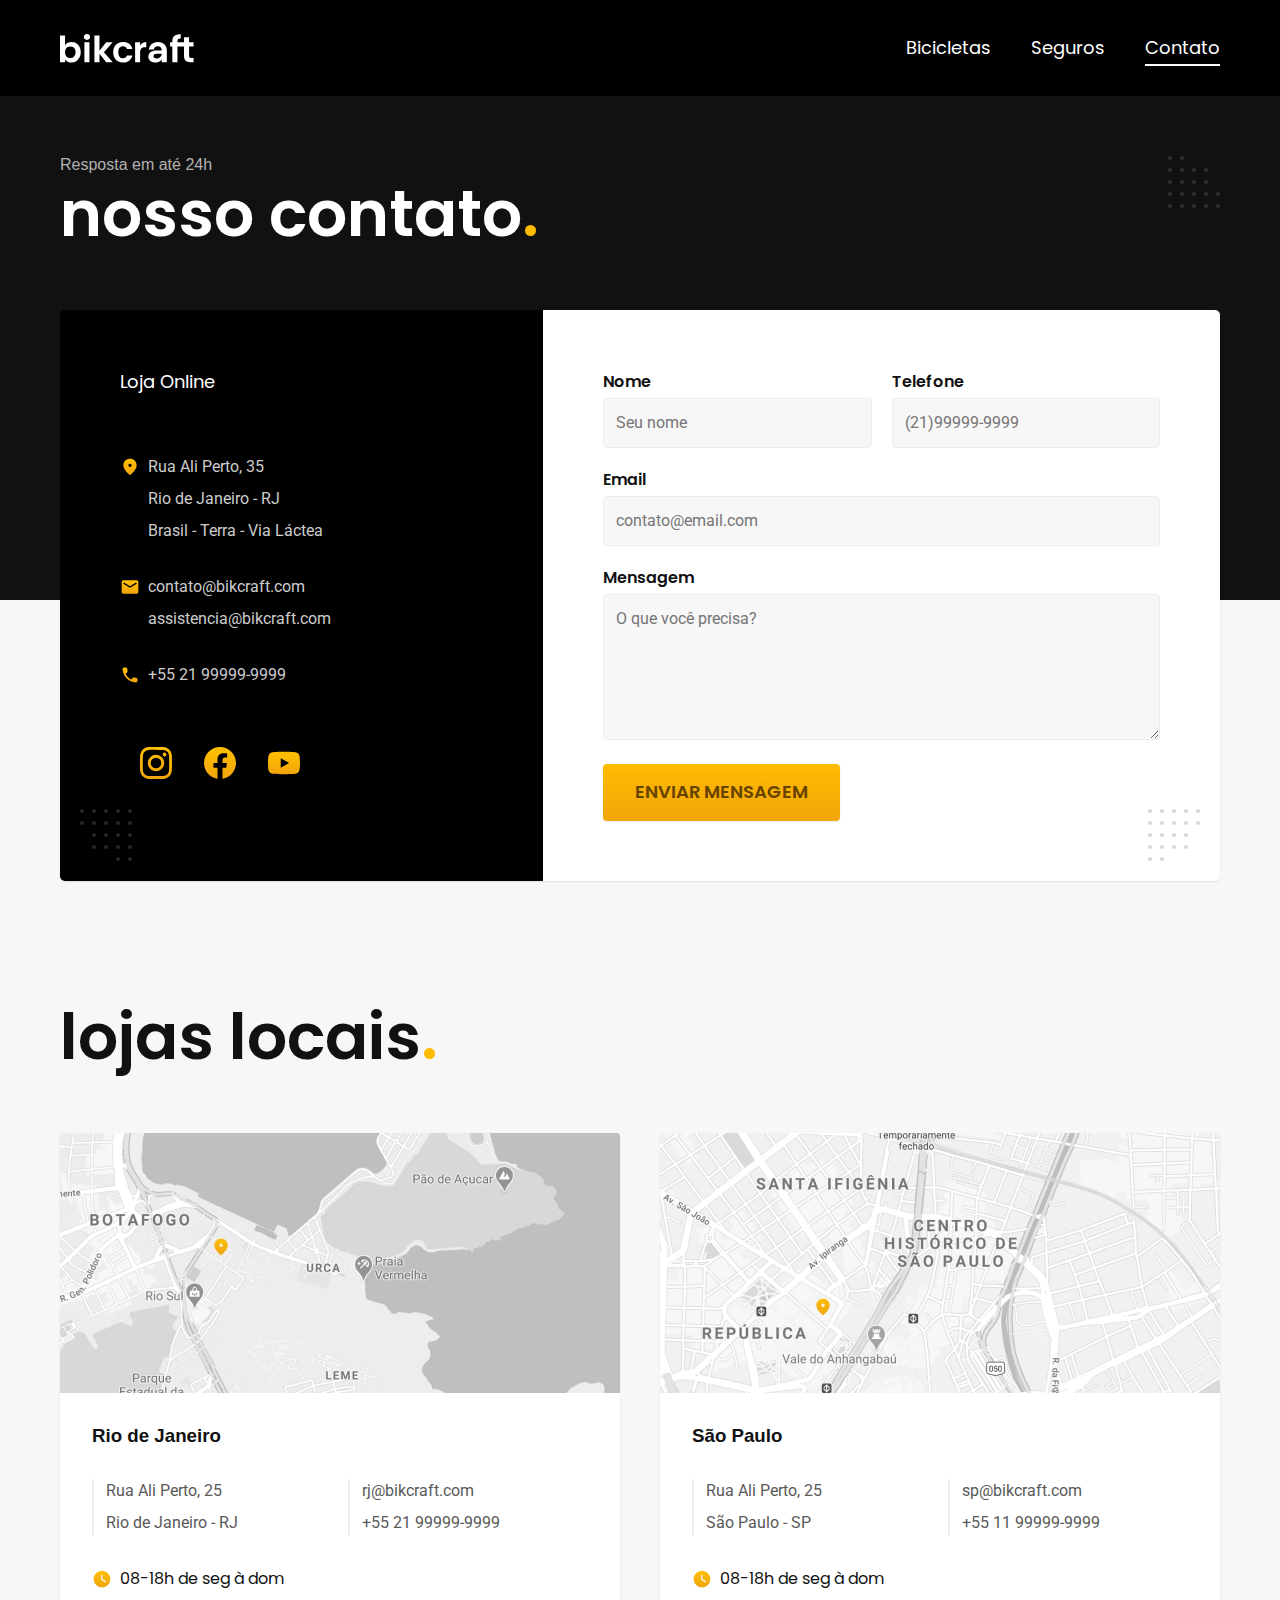
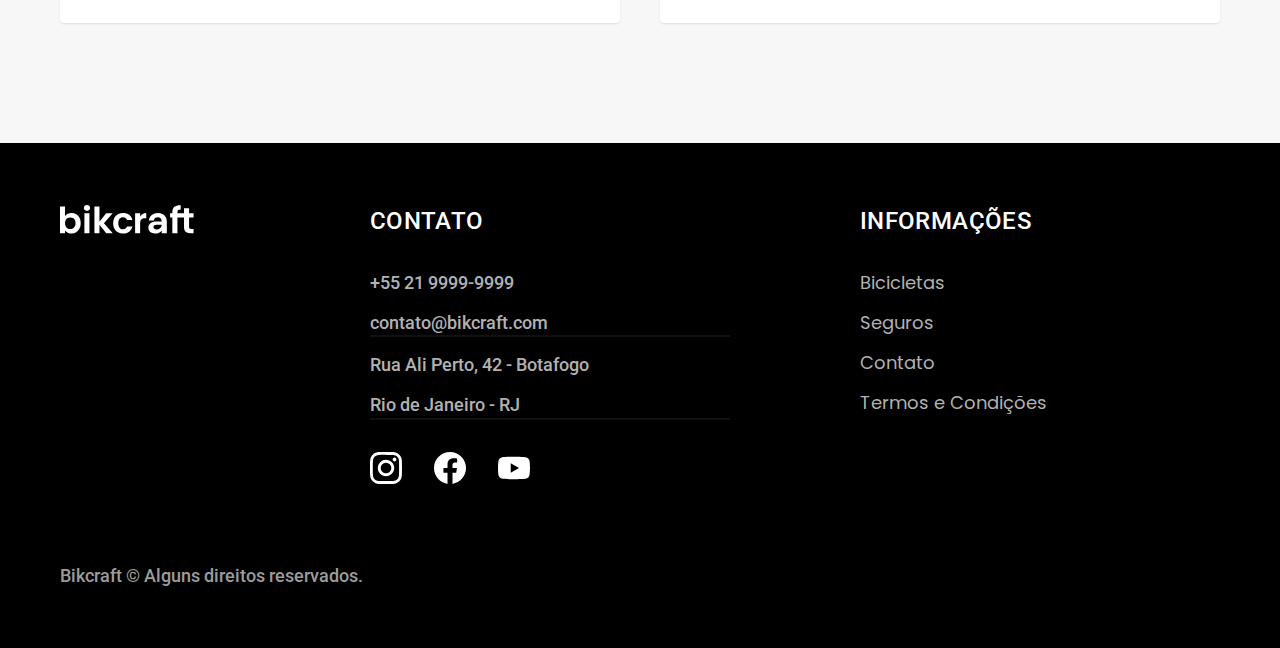
<file: bikcraft- final project/contato.html>
<!DOCTYPE html>
<html lang="pt-br">

<head>
  <meta charset="UTF-8">
  <meta name="viewport" content="width=device-width, initial-scale=1.0">

  <title>Contato | Bikcraft</title>
  <meta name="description" content="Contato.">

  <link rel="icon" href="./favicon.svg" type="image/svg+xml">
  <link rel="preload" href="./css/style.min.css" as="style">
  <link rel="stylesheet" href="./css/style.min.css">
  <link rel="preconnect" href="https://fonts.googleapis.com">
  <link rel="preconnect" href="https://fonts.gstatic.com" crossorigin>
  <link href="https://fonts.googleapis.com/css2?family=Merriweather:ital,wght@1,900&family=Poppins:wght@400;600&family=Roboto:wght@400;500&display=swap" rel="stylesheet">
  <script>document.documentElement.classList.add('js');</script>
</head>

<body id="contato">
  <header class="header-bg">
    <div class="header container">
      <a href="./">
        <img src="./img/bikcraft.svg" width="136" height="32" alt="Bikcraft">
      </a>
      <nav aria-label="primaria">
        <ul class="header-menu font-1-m cor-0">
          <li><a href="./bicicletas.html">Bicicletas</a></li>
          <li><a href="./seguros.html">Seguros</a></li>
          <li><a href="./contato.html">Contato</a></li>
        </ul>
      </nav>
    </div>
  </header>

  <main>
    <div class="titulo-bg">
      <div class="titulo container">
        <p class="font-l-b cor-5 ">Resposta em até 24h</p>
        <h1 class="font-1-xxl cor-0">nosso contato<span class="cor-p1">.</span></h1>
      </div>
    </div>

    <div class="contato container">
      <section class="contato-dados" aria-label="Endereço">
        <h2 class="font-1-m cor-0">Loja Online</h2>
        <div class="contato-endereco font-2-s cor-4">
          <p>Rua Ali Perto, 35</p>
          <p>Rio de Janeiro - RJ</p>
          <p>Brasil - Terra - Via Láctea</p>
        </div>
        <address class="contato-meios font-2-s cor-4">
          <a href="maitlto:contato@bikcraft.com">contato@bikcraft.com</a>
          <a href="mailto:assistencia@bikcraft.com">assistencia@bikcraft.com</a>
          <a href="tel:+5521999999999">+55 21 99999-9999</a>
        </address>
        <div class="contato-redes">
          <a href="./">
            <img src="./img/redes/instagram-p.svg" width="32" height="32" alt="Instagram">
          </a>
          <a href="./">
            <img src="./img/redes/facebook-p.svg" width="32" height="32" alt="Facebook">
          </a>
          <a href="./">
            <img src="./img/redes/youtube-p.svg" width="32" height="32" alt="Youtube">
          </a>
        </div>
      </section>
      <section class="contato-formulario" aria-label="Formulário">
        <form class="form" action="./contato.html">

          <div>
            <label for="nome">Nome</label>
            <input type="text" id="nome" name="nome" placeholder="Seu nome">
          </div>

          <div>
            <label for="telefone">Telefone</label>
            <input type="text" id="telefone" name="telefone" placeholder="(21)99999-9999">
          </div>

          <div class="col-2">
            <label for="email">Email</label>
            <input type="email" id="email" name="email" placeholder="contato@email.com">
          </div>

          <div class="col-2">
            <label for="mensagem">Mensagem</label>
            <textarea rows="5" id="mensagem" name="mensagem" placeholder="O que você precisa?"></textarea>
          </div>
          <button class="botao col-2">Enviar Mensagem</button>
        </form>
      </section>
    </div>
  </main>

  <article class="lojas container">
    <h2 class="font-1-xxl">lojas locais<span class="cor-p1">.</span></h2>
    <div class="lojas-item">
      <img src="./img/lojas/rj.jpg" width="1120" height="520" alt="Mapa marcando o endereço em Rua Ali Perto, 25 - Rio de Janeiro - RJ">
      <div class="lojas-conteudo">
        <h3 class="font-1-x-l">Rio de Janeiro</h3>
        <div class="lojas-dados font-2-s cor-8">
          <p>Rua Ali Perto, 25</p>
          <p>Rio de Janeiro - RJ</p>

        </div>
        <div class="lojas-dados font-2-s cor-8">
          <a href="mailto:rj@bikcraft.com">rj@bikcraft.com</a>
          <a href="tel:+5521999999999">+55 21 99999-9999</a>
        </div>
        <p class="lojas-tempo font-1-s">
          <img src="./img/icones/horario.svg" width="20" height="20" alt="">08-18h de seg à dom
        </p>
      </div>
    </div>


    <div class="lojas-item">
      <img src="./img/lojas/sp.jpg" width="1120" height="520" alt="Mapa marcando o endereço em Rua Ali Perto, 25 - São Paulo - SP">
      <div class="lojas-conteudo">
        <h3 class="font-1-x-l">São Paulo</h3>
        <div class="lojas-dados font-2-s cor-8">
          <p>Rua Ali Perto, 25</p>
          <p>São Paulo - SP</p>
        </div>
        <div class="lojas-dados font-2-s cor-8">
          <a href="mailto:rj@bikcraft.com">sp@bikcraft.com</a>
          <a href="tel:+5521999999999">+55 11 99999-9999</a>
        </div>
        <p class="lojas-tempo font-1-s">
          <img src="./img/icones/horario.svg" width="20" height="20" alt="">08-18h de seg à dom
        </p>
      </div>
    </div>

  </article>



  <footer class="footer-bg">
    <div class="footer container">
      <img src="./img/bikcraft.svg" width="136" height="32" alt="Bikcraft">
      <div class="footer-contato">
        <h3 class="font-2-l-b cor-0">Contato</h3>
        <ul class="font-2-m cor-5">
          <li><a href="tel:+552199999999">+55 21 9999-9999</a></li>
          <li><a href="mailto:contato@bikcraft.com">contato@bikcraft.com</a></li>
          <li>Rua Ali Perto, 42 - Botafogo</li>
          <li>Rio de Janeiro - RJ</li>
        </ul>
        <div class="footer-redes">
          <a href="./">
            <img src="./img/redes/instagram.svg" width="32" height="32" alt="Instagram">
          </a>
          <a href="./">
            <img src="./img/redes/facebook.svg" width="32" height="32" alt="Facebook">
          </a>
          <a href="./">
            <img src="./img/redes/youtube.svg" width="32" height="32" alt="Youtube">
          </a>
        </div>
      </div>
      <div class="footer-informacoes">
        <h3 class="font-2-l-b cor-0">Informações</h3>
        <nav>
          <ul class="font-1-m cor-5">
            <li><a href="./bicicletas.html">Bicicletas</a></li>
            <li><a href="./seguros.html">Seguros</a></li>
            <li><a href="./contato.html">Contato</a></li>
            <li><a href="./termos.html">Termos e Condições</a></li>
          </ul>
        </nav>
      </div>
      <p class="footer-copy font-2-m cor-6">Bikcraft © Alguns direitos reservados.</p>
    </div>
  </footer>
  <script src="./js/script.js"></script>
</body>

</html>
</file>
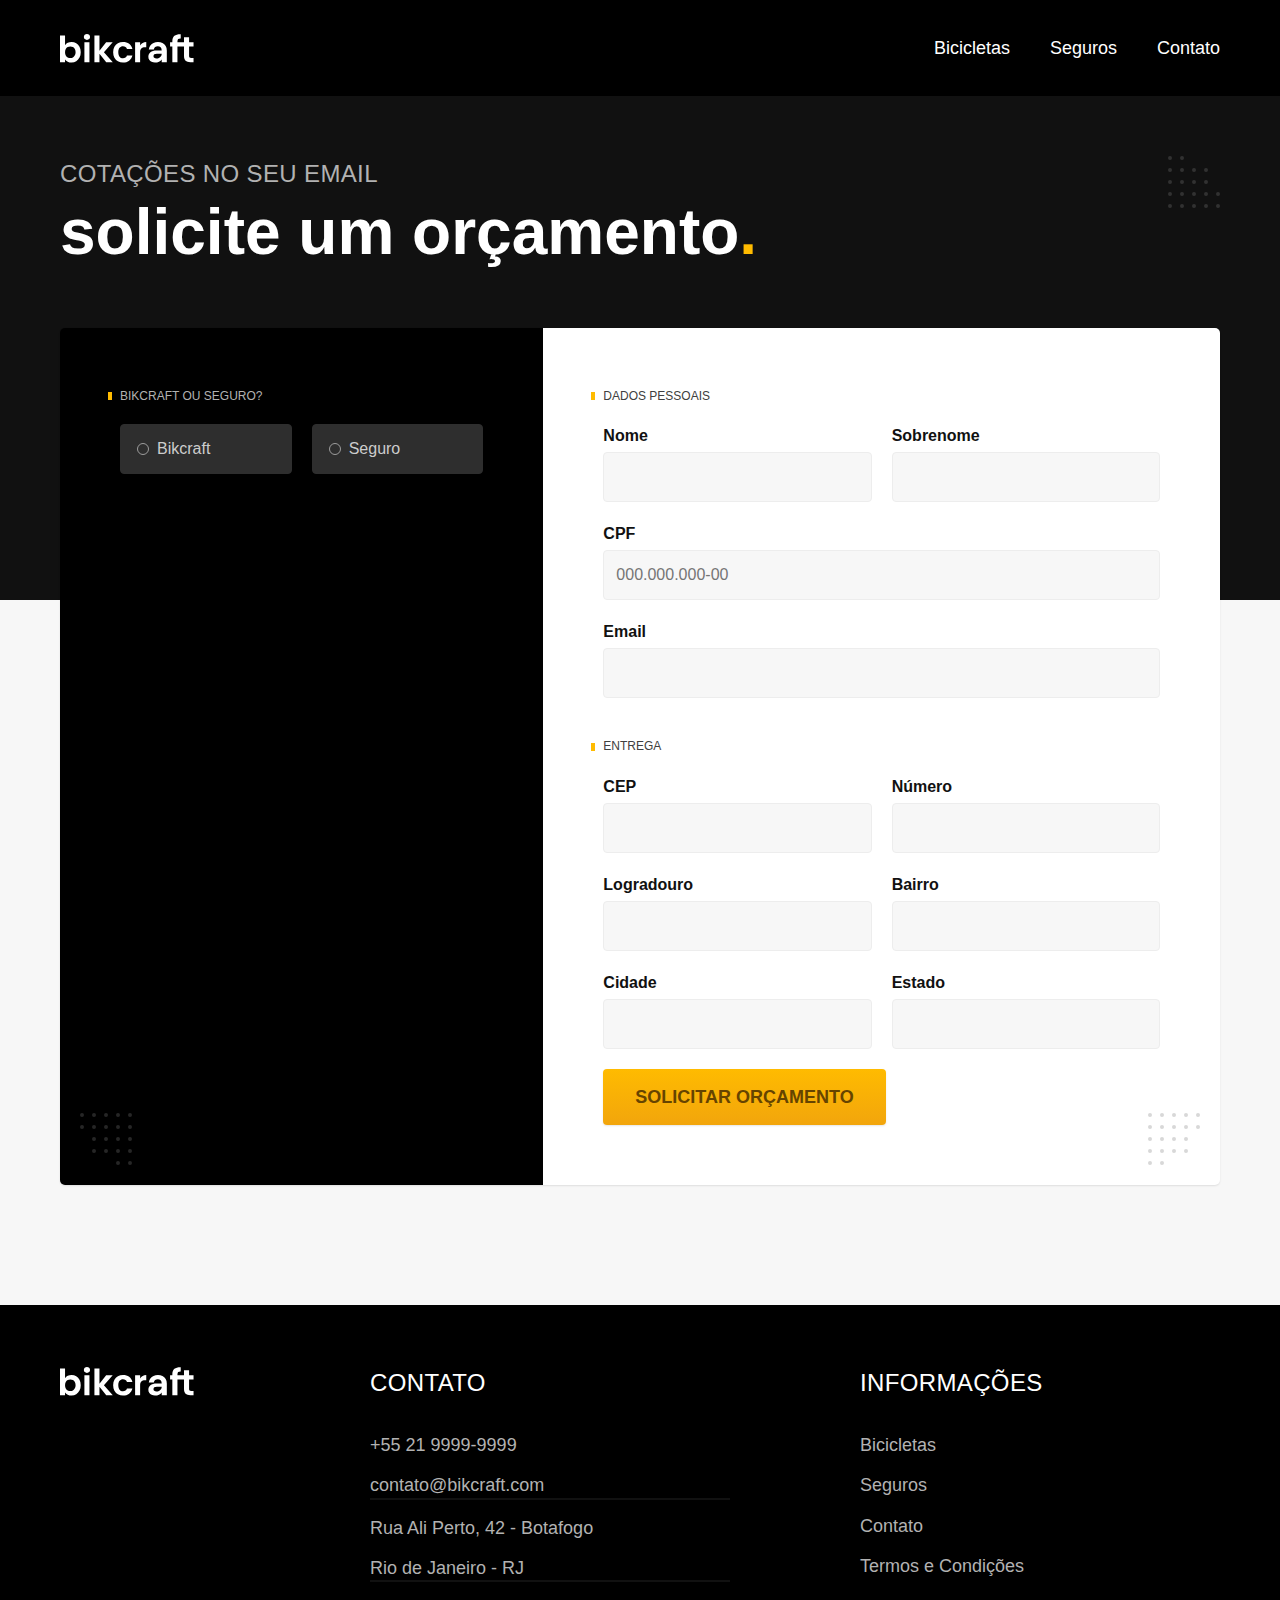
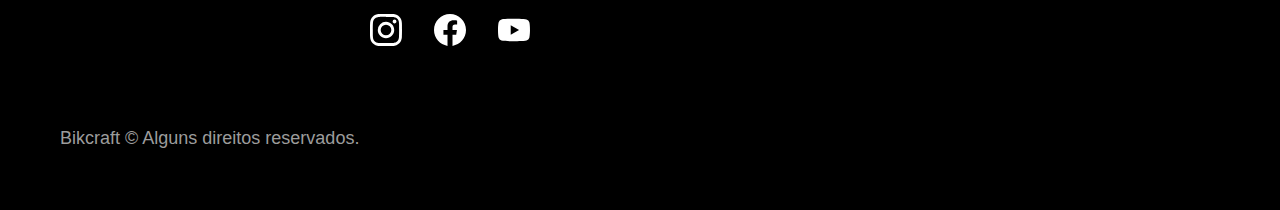
<file: bikcraft- final project/orcamento.html>
<!DOCTYPE html>
<html lang="pt-br">

<head>
  <meta charset="UTF-8">
  <meta name="viewport" content="width=device-width, initial-scale=1.0">

  <title>Orçamento | Bikcraft</title>
  <meta name="description" content="Orçamento.">

  <link rel="icon" href="./favicon.svg" type="image/svg+xml">
  <link rel="preload" href="./css/style.min.css" as="style">
  <link rel="stylesheet" href="./css/style.min.css">
  <script>document.documentElement.classList.add('js');</script>
</head>

<body id="orcamento">
  <header class="header-bg">
    <div class="header container">
      <a href="./">
        <img src="./img/bikcraft.svg" width="136" height="32" alt="Bikcraft">
      </a>

      <nav aria-label="primaria">
        <ul class="header-menu font-1-m cor-0">
          <li><a href="./bicicletas.html">Bicicletas</a></li>
          <li><a href="./seguros.html">Seguros</a></li>
          <li><a href="./contato.html">Contato</a></li>
        </ul>
      </nav>
    </div>
  </header>

  <main>
    <div class="titulo-bg">
      <div class="titulo container">
        <p class="font-2-l-b cor-5">Cotações no seu email</p>
        <h1 class="font-1-xxl cor-0">solicite um orçamento<span class="cor-p1">.</span></h1>
      </div>
    </div>

    <form class="orcamento container" action="./orcamento.html">
      <div class="orcamento-produto">
        <h2 class="font-1-xs cor-5">Bikcraft ou Seguro?</h2>

        <input type="radio" name="tipo" value="bikcraft" id="bikcraft">
        <label for="bikcraft">Bikcraft</label>

        <input type="radio" name="tipo" value="seguro" id="seguro">
        <label for="seguro">Seguro</label>

        <div class="orcamento-conteudo" id="orcamento-bikcraft">
          <h2 class="font-1-xs cor-5">Escolha a sua</h2>

          <input type="radio" name="produto" value="nimbus" id="nimbus">
          <label for="nimbus">Nimbus Stark <span>R$ 4999</span></label>
          <div class="orcamento-detalhes">
            <ul class="font-1-xs cor-8">
              <li><img src="./img/icones/eletrica.svg" width="32" height="32" alt=""> Motor Elétrico</li>
              <li><img src="./img/icones/carbono.svg" width="32" height="32" alt=""> Fibra de Carbono</li>
              <li><img src="./img/icones/velocidade.svg" width="32" height="32" alt=""> 50 km/h</li>
              <li><img src="./img/icones/rastreador.svg" width="32" height="32" alt=""> Rastreador</li>
            </ul>
            <img src="./img/bicicletas/nimbus.jpg" width="1120" height="680" alt="Bicicleta preta">
          </div>

          <input type="radio" name="produto" value="magic" id="magic">
          <label for="magic">Magic Might <span>R$ 2499</span></label>
          <div class="orcamento-detalhes">
            <ul class="font-1-xs cor-8">
              <li><img src="./img/icones/eletrica.svg" width="32" height="32" alt=""> Motor Elétrico</li>
              <li><img src="./img/icones/carbono.svg" width="32" height="32" alt=""> Fibra de Carbono</li>
              <li><img src="./img/icones/velocidade.svg" width="32" height="32" alt=""> 45 km/h</li>
              <li><img src="./img/icones/rastreador.svg" width="32" height="32" alt=""> Rastreador</li>
            </ul>
            <img src="./img/bicicletas/magic.jpg" width="1120" height="680" alt="Bicicleta preta">
          </div>

          <input type="radio" name="produto" value="nebula" id="nebula">
          <label for="nebula">Nebula Cosmic <span>R$ 3999</span></label>
          <div class="orcamento-detalhes">
            <ul class="font-1-xs cor-8">
              <li><img src="./img/icones/eletrica.svg" width="32" height="32" alt=""> Motor Elétrico</li>
              <li><img src="./img/icones/carbono.svg" width="32" height="32" alt=""> Fibra de Carbono</li>
              <li><img src="./img/icones/velocidade.svg" width="32" height="32" alt=""> 40 km/h</li>
              <li><img src="./img/icones/rastreador.svg" width="32" height="32" alt=""> Rastreador</li>
            </ul>
            <img src="./img/bicicletas/nebula.jpg" width="1120" height="680" alt="Bicicleta branca">
          </div>

        </div>

        <div class="orcamento-conteudo" id="orcamento-seguro">
          <h2 class="font-1-xs cor-5">Escolha o plano</h2>

          <input type="radio" name="produto" value="prata" id="prata">
          <label for="prata">Prata <span>R$ 199</span></label>

          <input type="radio" name="produto" value="ouro" id="ouro">
          <label for="ouro">Ouro <span>R$ 299</span></label>
        </div>
      </div>
      <div class="orcamento-dados form">
        <h2 class="font-1-xs cor-9 col-2">dados pessoais</h2>
        <div>
          <label for="nome">Nome</label>
          <input type="text" id="nome" name="nome">
        </div>
        <div>
          <label for="sobrenome">Sobrenome</label>
          <input type="text" id="sobrenome" name="sobrenome">
        </div>
        <div class="col-2">
          <label for="cpf">CPF</label>
          <input type="text" id="cpf" name="cpf" placeholder="000.000.000-00">
        </div>
        <div class="col-2">
          <label for="email">Email</label>
          <input type="email" id="email" name="email">
        </div>
        <h2 class="font-1-xs cor-9 col-2">entrega</h2>
        <div>
          <label for="cep">CEP</label>
          <input type="text" id="cep" name="cep">
        </div>
        <div>
          <label for="numero">Número</label>
          <input type="text" id="numero" name="numero">
        </div>
        <div>
          <label for="logradouro">Logradouro</label>
          <input type="text" id="logradouro" name="logradouro">
        </div>
        <div>
          <label for="bairro">Bairro</label>
          <input type="text" id="bairro" name="bairro">
        </div>
        <div>
          <label for="cidade">Cidade</label>
          <input type="text" id="cidade" name="cidade">
        </div>
        <div>
          <label for="estado">Estado</label>
          <input type="text" id="estado" name="estado">
        </div>
        <button class="botao col-2">Solicitar Orçamento</button>
      </div>
    </form>
  </main>

  <footer class="footer-bg">
    <div class="footer container">
      <img src="./img/bikcraft.svg" width="136" height="32" alt="Bikcraft">
      <div class="footer-contato">
        <h3 class="font-2-l-b cor-0">Contato</h3>
        <ul class="font-2-m cor-5">
          <li><a href="tel:+552199999999">+55 21 9999-9999</a></li>
          <li><a href="mailto:contato@bikcraft.com">contato@bikcraft.com</a></li>
          <li>Rua Ali Perto, 42 - Botafogo</li>
          <li>Rio de Janeiro - RJ</li>
        </ul>
        <div class="footer-redes">
          <a href="./">
            <img src="./img/redes/instagram.svg" width="32" height="32" alt="Instagram">
          </a>
          <a href="./">
            <img src="./img/redes/facebook.svg" width="32" height="32" alt="Facebook">
          </a>
          <a href="./">
            <img src="./img/redes/youtube.svg" width="32" height="32" alt="Youtube">
          </a>
        </div>
      </div>
      <div class="footer-informacoes">
        <h3 class="font-2-l-b cor-0">Informações</h3>
        <nav>
          <ul class="font-1-m cor-5">
            <li><a href="./bicicletas.html">Bicicletas</a></li>
            <li><a href="./seguros.html">Seguros</a></li>
            <li><a href="./contato.html">Contato</a></li>
            <li><a href="./termos.html">Termos e Condições</a></li>
          </ul>
        </nav>
      </div>
      <p class="footer-copy font-2-m cor-6">Bikcraft © Alguns direitos reservados.</p>
    </div>
  </footer>
  <script src="./js/script.js"></script>
</body>

</html>
</file>
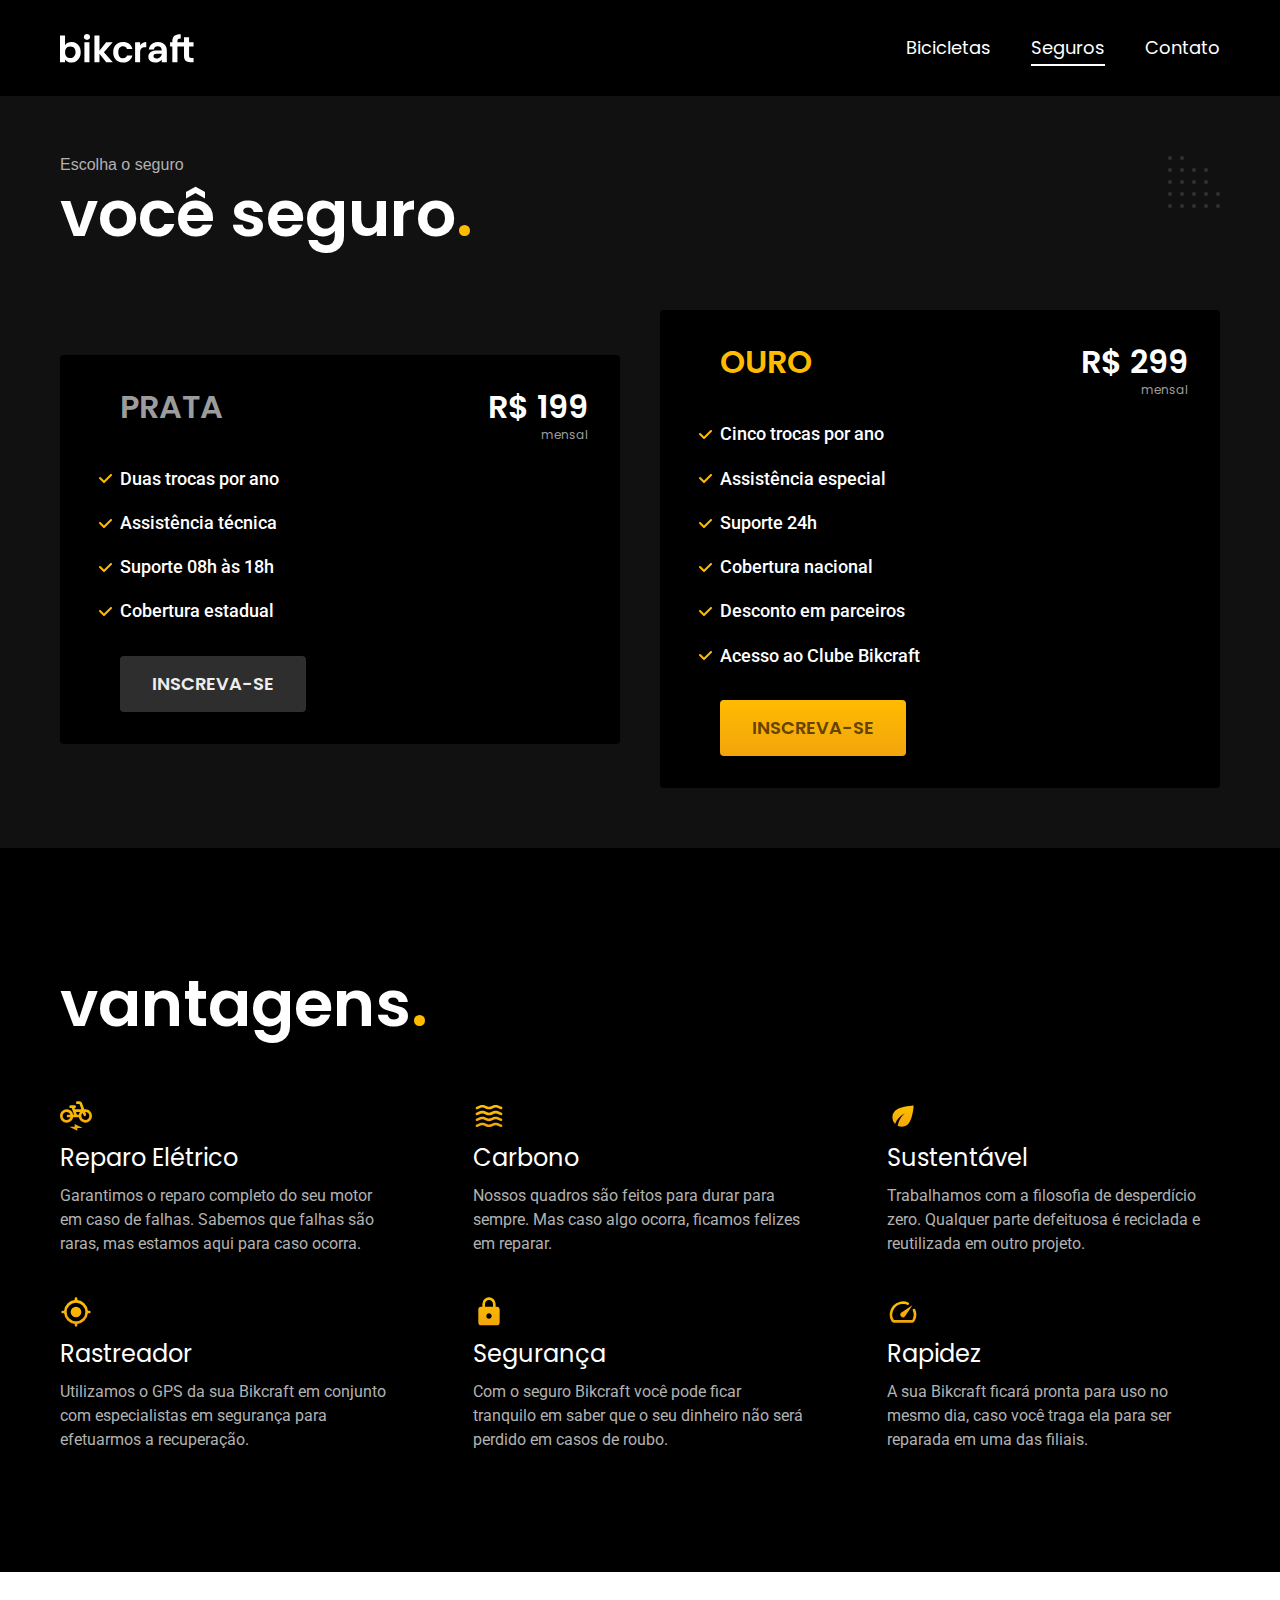
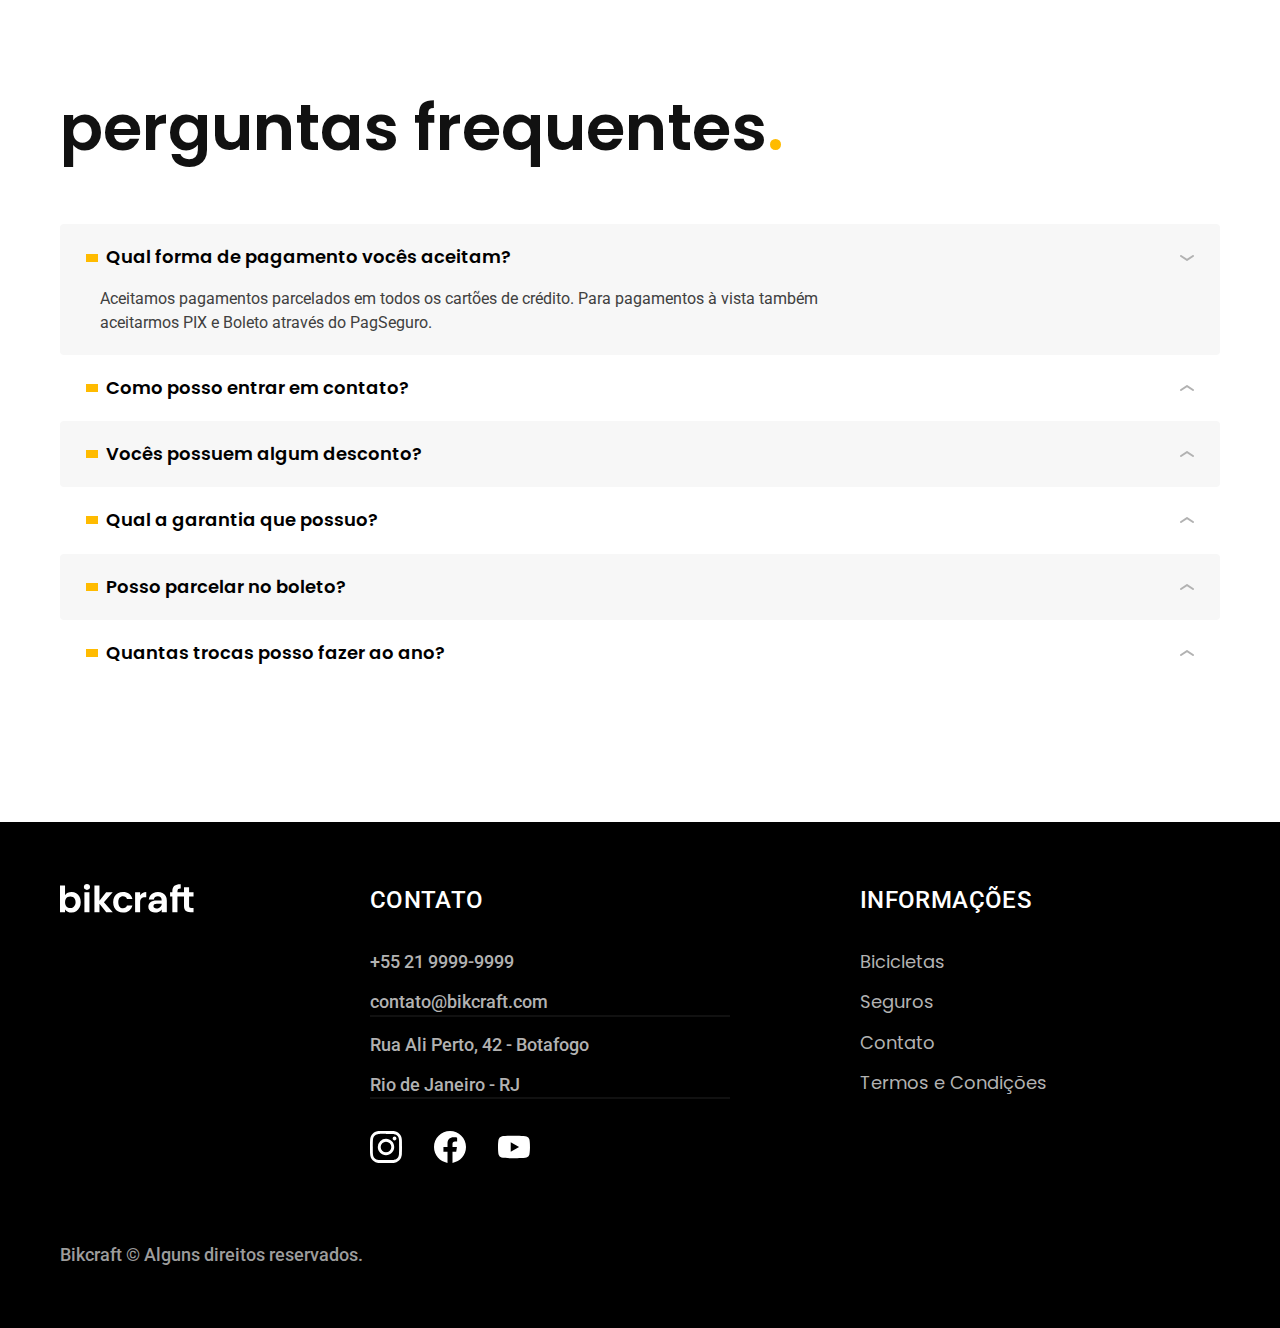
<file: bikcraft- final project/seguros.html>
<!DOCTYPE html>
<html lang="pt-br">

<head>
  <meta charset="UTF-8">
  <meta name="viewport" content="width=device-width, initial-scale=1.0">

  <title>Seguros | Bikcraft</title>
  <meta name="description" content="Seguros.">

  <link rel="icon" href="./favicon.svg" type="image/svg+xml">
  <link rel="preload" href="./css/style.min.css" as="style">
  <link rel="stylesheet" href="./css/style.min.css">
  <link rel="preconnect" href="https://fonts.googleapis.com">
  <link rel="preconnect" href="https://fonts.gstatic.com" crossorigin>
  <link href="https://fonts.googleapis.com/css2?family=Merriweather:ital,wght@1,900&family=Poppins:wght@400;600&family=Roboto:wght@400;500&display=swap" rel="stylesheet">
  <script>document.documentElement.classList.add('js');</script>
</head>

<body id="seguros">
  <header class="header-bg">
    <div class="header container">
      <a href="./">
        <img src="./img/bikcraft.svg" width="136" height="32" alt="Bikcraft">
      </a>
      <nav aria-label="primaria">
        <ul class="header-menu font-1-m cor-0">
          <li><a href="./bicicletas.html">Bicicletas</a></li>
          <li><a href="./seguros.html">Seguros</a></li>
          <li><a href="./contato.html">Contato</a></li>
        </ul>
      </nav>
    </div>
  </header>

  <main class="seguros-bg">
    <div class="titulo-bg">
      <div class="titulo container">
        <p class="font-l-b cor-5 ">Escolha o seguro</p>
        <h1 class="font-1-xxl cor-0">você seguro<span class="cor-p1">.</span></h1>
      </div>
    </div>

    <div class="seguros container">
      <div class="seguros-item fadeInLeft" data-anime="200">
        <h3 class="prata font-1-xl cor-6">PRATA</h3>
        <span class="font-1-xl cor-0">R$ 199 <span class="font-1-xs cor-6">mensal</span></span>
        <ul class="font-2-m cor-0">
          <li>Duas trocas por ano</li>
          <li>Assistência técnica</li>
          <li>Suporte 08h às 18h</li>
          <li>Cobertura estadual</li>
        </ul>
        <a class="botao secundario" href="./orcamento.html?tipo=seguro&produto=prata">Inscreva-se</a>
      </div>

      <div class="seguros-item fadeInRight" data-anime="400">
        <h3 class="prata font-1-xl cor-p1">OURO</h3>
        <span class="font-1-xl cor-0">R$ 299 <span class="font-1-xs cor-6">mensal</span></span>
        <ul class="font-2-m cor-0">
          <li>Cinco trocas por ano</li>
          <li>Assistência especial</li>
          <li>Suporte 24h</li>
          <li>Cobertura nacional</li>
          <li>Desconto em parceiros</li>
          <li>Acesso ao Clube Bikcraft</li>
        </ul>
        <a class="botao" href="./orcamento.html?tipo=seguro&produto=ouro">Inscreva-se</a>
      </div>
    </div>
  </main>

  <article class="vantagens-bg">
    <div class="vantagens container">
      <h2 class="font-1-xxl cor-0">vantagens<span class="cor-p1">.</span></h2>
      <ul>
        <li><img src="./img/icones/eletrica.svg" width="32" height="32" alt="">
          <h3 class="font-1-l cor-0">Reparo Elétrico</h3>
          <p class="font-2-s cor-5">Garantimos o reparo completo do seu motor em caso de falhas. Sabemos que falhas são raras, mas estamos aqui para caso ocorra.</p>
        </li>
        <li><img src="./img/icones/carbono.svg" width="32" height="32" alt="">
          <h3 class="font-1-l cor-0">Carbono</h3>
          <p class="font-2-s cor-5">Nossos quadros são feitos para durar para sempre. Mas caso algo ocorra, ficamos felizes em reparar.</p>
        </li>
        <li><img src="./img/icones/sustentavel.svg" width="32" height="32" alt="">
          <h3 class="font-1-l cor-0">Sustentável</h3>
          <p class="font-2-s cor-5">Trabalhamos com a filosofia de desperdício zero. Qualquer parte defeituosa é reciclada e reutilizada em outro projeto.</p>
        </li>
        <li><img src="./img/icones/rastreador.svg" width="32" height="32" alt="">
          <h3 class="font-1-l cor-0">Rastreador</h3>
          <p class="font-2-s cor-5">Utilizamos o GPS da sua Bikcraft em conjunto com especialistas em segurança para efetuarmos a recuperação.</p>
        </li>
        <li><img src="./img/icones/seguro.svg" width="32" height="32" alt="">
          <h3 class="font-1-l cor-0">Segurança</h3>
          <p class="font-2-s cor-5">Com o seguro Bikcraft você pode ficar tranquilo em saber que o seu dinheiro não será perdido em casos de roubo.</p>
        </li>
        <li><img src="./img/icones/velocidade.svg" width="32" height="32" alt="">
          <h3 class="font-1-l cor-0">Rapidez</h3>
          <p class="font-2-s cor-5">A sua Bikcraft ficará pronta para uso no mesmo dia, caso você traga ela para ser reparada em uma das filiais.</p>
        </li>
      </ul>
    </div>
  </article>

  <article class="perguntas container">
    <h2 class="font-1-xxl">perguntas frequentes<span class="cor-p1">.</span></h2>

    <dl>
      <div>
        <dt><button class="font-1-m-b" aria-controls="pergunta1" aria-expanded="true">Qual forma de pagamento vocês aceitam?</button></dt>
        <dd id="pergunta1" class="font-2-s cor-9 ativa">Aceitamos pagamentos parcelados em todos os cartões de crédito. Para pagamentos à vista também aceitarmos PIX e Boleto através do PagSeguro.</dd>
      </div>
      <div>
        <dt class="font-1-m-b"><button class="font-1-m-b" aria-controls="pergunta2" aria-expanded="false">Como posso entrar em contato?</button></dt>
        <dd id="pergunta2" class="font-2-s cor-9">Aceitamos pagamentos parcelados em todos os cartões de crédito. Para pagamentos à vista também aceitarmos PIX e Boleto através do PagSeguro.</dd>
      </div>
      <div>
        <dt class="font-1-m-b"><button class="font-1-m-b" aria-controls="pergunta3" aria-expanded="false">Vocês possuem algum desconto?</button></dt>
        <dd id="pergunta3" class="font-2-s cor-9">Aceitamos pagamentos parcelados em todos os cartões de crédito. Para pagamentos à vista também aceitarmos PIX e Boleto através do PagSeguro.</dd>
      </div>
      <div>
        <dt class="font-1-m-b"><button class="font-1-m-b" aria-controls="pergunta4" aria-expanded="false">Qual a garantia que possuo?</button></dt>
        <dd id="pergunta4" class="font-2-s cor-9">Aceitamos pagamentos parcelados em todos os cartões de crédito. Para pagamentos à vista também aceitarmos PIX e Boleto através do PagSeguro.</dd>
      </div>
      <div>
        <dt class="font-1-m-b"><button class="font-1-m-b" aria-controls="pergunta5" aria-expanded="false">Posso parcelar no boleto?</button></dt>
        <dd id="pergunta5" class="font-2-s cor-9">Aceitamos pagamentos parcelados em todos os cartões de crédito. Para pagamentos à vista também aceitarmos PIX e Boleto através do PagSeguro.</dd>
      </div>
      <div>
        <dt class="font-1-m-b"><button class="font-1-m-b" aria-controls="pergunta6" aria-expanded="false">Quantas trocas posso fazer ao ano?</button></dt>
        <dd id="pergunta6" class="font-2-s cor-9">Aceitamos pagamentos parcelados em todos os cartões de crédito. Para pagamentos à vista também aceitarmos PIX e Boleto através do PagSeguro.</dd>
      </div>
    </dl>

  </article>


  <footer class="footer-bg">
    <div class="footer container">
      <img src="./img/bikcraft.svg" width="136" height="32" alt="Bikcraft">
      <div class="footer-contato">
        <h3 class="font-2-l-b cor-0">Contato</h3>
        <ul class="font-2-m cor-5">
          <li><a href="tel:+552199999999">+55 21 9999-9999</a></li>
          <li><a href="mailto:contato@bikcraft.com">contato@bikcraft.com</a></li>
          <li>Rua Ali Perto, 42 - Botafogo</li>
          <li>Rio de Janeiro - RJ</li>
        </ul>
        <div class="footer-redes">
          <a href="./">
            <img src="./img/redes/instagram.svg" width="32" height="32" alt="Instagram">
          </a>
          <a href="./">
            <img src="./img/redes/facebook.svg" width="32" height="32" alt="Facebook">
          </a>
          <a href="./">
            <img src="./img/redes/youtube.svg" width="32" height="32" alt="Youtube">
          </a>
        </div>
      </div>
      <div class="footer-informacoes">
        <h3 class="font-2-l-b cor-0">Informações</h3>
        <nav>
          <ul class="font-1-m cor-5">
            <li><a href="./bicicletas.html">Bicicletas</a></li>
            <li><a href="./seguros.html">Seguros</a></li>
            <li><a href="./contato.html">Contato</a></li>
            <li><a href="./termos.html">Termos e Condições</a></li>
          </ul>
        </nav>
      </div>
      <p class="footer-copy font-2-m cor-6">Bikcraft © Alguns direitos reservados.</p>
    </div>
  </footer>
  <script src="./js/plugins/simple-anime.js"></script>
  <script src="./js/script.js"></script>
</body>

</html>
</file>
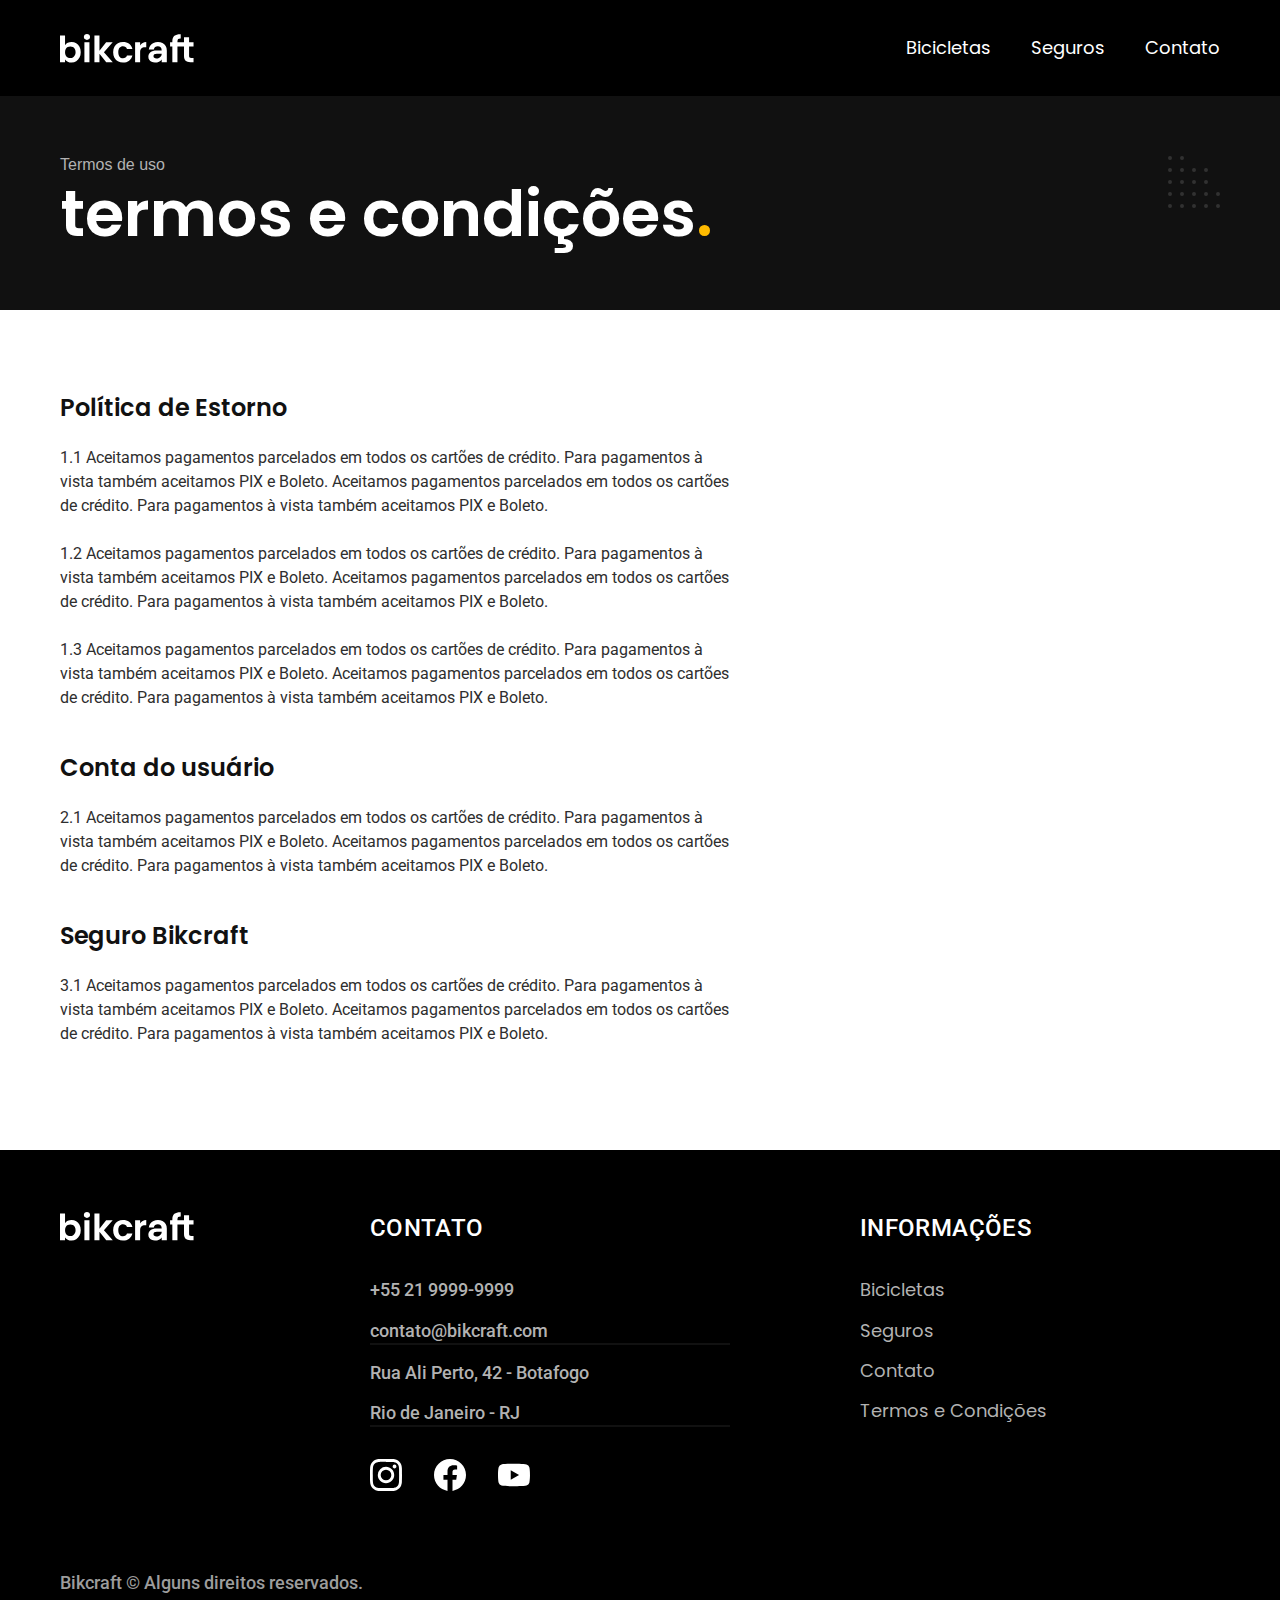
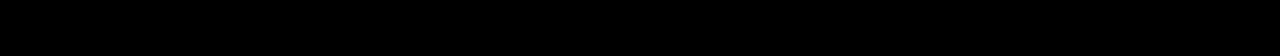
<file: bikcraft- final project/termos.html>
<!DOCTYPE html>
<html lang="pt-br">

<head>
  <meta charset="UTF-8">
  <meta name="viewport" content="width=device-width, initial-scale=1.0">

  <title>Termos e Condições | Bikcraft</title>
  <meta name="description" content="Termos e condições.">

  <link rel="icon" href="./favicon.svg" type="image/svg+xml">
  <link rel="preload" href="./css/style.min.css" as="style">
  <link rel="stylesheet" href="./css/style.min.css">
  <link rel="preconnect" href="https://fonts.googleapis.com">
  <link rel="preconnect" href="https://fonts.gstatic.com" crossorigin>
  <link href="https://fonts.googleapis.com/css2?family=Merriweather:ital,wght@1,900&family=Poppins:wght@400;600&family=Roboto:wght@400;500&display=swap" rel="stylesheet">
  <script>document.documentElement.classList.add('js');</script>
</head>

<body id="termos">
  <header class="header-bg">
    <div class="header container">
      <a href="./">
        <img src="./img/bikcraft.svg" width="136" height="32" alt="Bikcraft">
      </a>
      <nav aria-label="primaria">
        <ul class="header-menu font-1-m cor-0">
          <li><a href="./bicicletas.html">Bicicletas</a></li>
          <li><a href="./seguros.html">Seguros</a></li>
          <li><a href="./contato.html">Contato</a></li>
        </ul>
      </nav>
    </div>
  </header>

  <main>
    <div class="titulo-bg">
      <div class="titulo container">
        <p class="font-l-b cor-5 ">Termos de uso</p>
        <h1 class="font-1-xxl cor-0">termos e condições<span class="cor-p1">.</span></h1>
      </div>
    </div>

    <div class="termos font-2-s cor-10 container">
      <h2 class="font-1-l cor-11">
        Política de Estorno
      </h2>
      <p>1.1 Aceitamos pagamentos parcelados em todos os cartões de crédito. Para pagamentos à vista também aceitamos PIX e Boleto. Aceitamos pagamentos parcelados em todos os cartões de crédito. Para pagamentos à vista também aceitamos PIX e Boleto.</p>
      <p>1.2 Aceitamos pagamentos parcelados em todos os cartões de crédito. Para pagamentos à vista também aceitamos PIX e Boleto. Aceitamos pagamentos parcelados em todos os cartões de crédito. Para pagamentos à vista também aceitamos PIX e Boleto.</p>
      <p>1.3 Aceitamos pagamentos parcelados em todos os cartões de crédito. Para pagamentos à vista também aceitamos PIX e Boleto. Aceitamos pagamentos parcelados em todos os cartões de crédito. Para pagamentos à vista também aceitamos PIX e Boleto.</p>

      <h2 class="font-1-l cor-11">
        Conta do usuário
      </h2>
      <p>2.1 Aceitamos pagamentos parcelados em todos os cartões de crédito. Para pagamentos à vista também aceitamos PIX e Boleto. Aceitamos pagamentos parcelados em todos os cartões de crédito. Para pagamentos à vista também aceitamos PIX e Boleto.</p>

      <h2 class="font-1-l cor-11">
        Seguro Bikcraft
      </h2>
      <p>3.1 Aceitamos pagamentos parcelados em todos os cartões de crédito. Para pagamentos à vista também aceitamos PIX e Boleto. Aceitamos pagamentos parcelados em todos os cartões de crédito. Para pagamentos à vista também aceitamos PIX e Boleto.</p>
    </div>
  </main>



  <footer class="footer-bg">
    <div class="footer container">
      <img src="./img/bikcraft.svg" width="136" height="32" alt="Bikcraft">
      <div class="footer-contato">
        <h3 class="font-2-l-b cor-0">Contato</h3>
        <ul class="font-2-m cor-5">
          <li><a href="tel:+552199999999">+55 21 9999-9999</a></li>
          <li><a href="mailto:contato@bikcraft.com">contato@bikcraft.com</a></li>
          <li>Rua Ali Perto, 42 - Botafogo</li>
          <li>Rio de Janeiro - RJ</li>
        </ul>
        <div class="footer-redes">
          <a href="./">
            <img src="./img/redes/instagram.svg" width="32" height="32" alt="Instagram">
          </a>
          <a href="./">
            <img src="./img/redes/facebook.svg" width="32" height="32" alt="Facebook">
          </a>
          <a href="./">
            <img src="./img/redes/youtube.svg" width="32" height="32" alt="Youtube">
          </a>
        </div>
      </div>
      <div class="footer-informacoes">
        <h3 class="font-2-l-b cor-0">Informações</h3>
        <nav>
          <ul class="font-1-m cor-5">
            <li><a href="./bicicletas.html">Bicicletas</a></li>
            <li><a href="./seguros.html">Seguros</a></li>
            <li><a href="./contato.html">Contato</a></li>
            <li><a href="./termos.html">Termos e Condições</a></li>
          </ul>
        </nav>
      </div>
      <p class="footer-copy font-2-m cor-6">Bikcraft © Alguns direitos reservados.</p>
    </div>
  </footer>
  <script src="./js/script.js"></script>
</body>

</html>
</file>
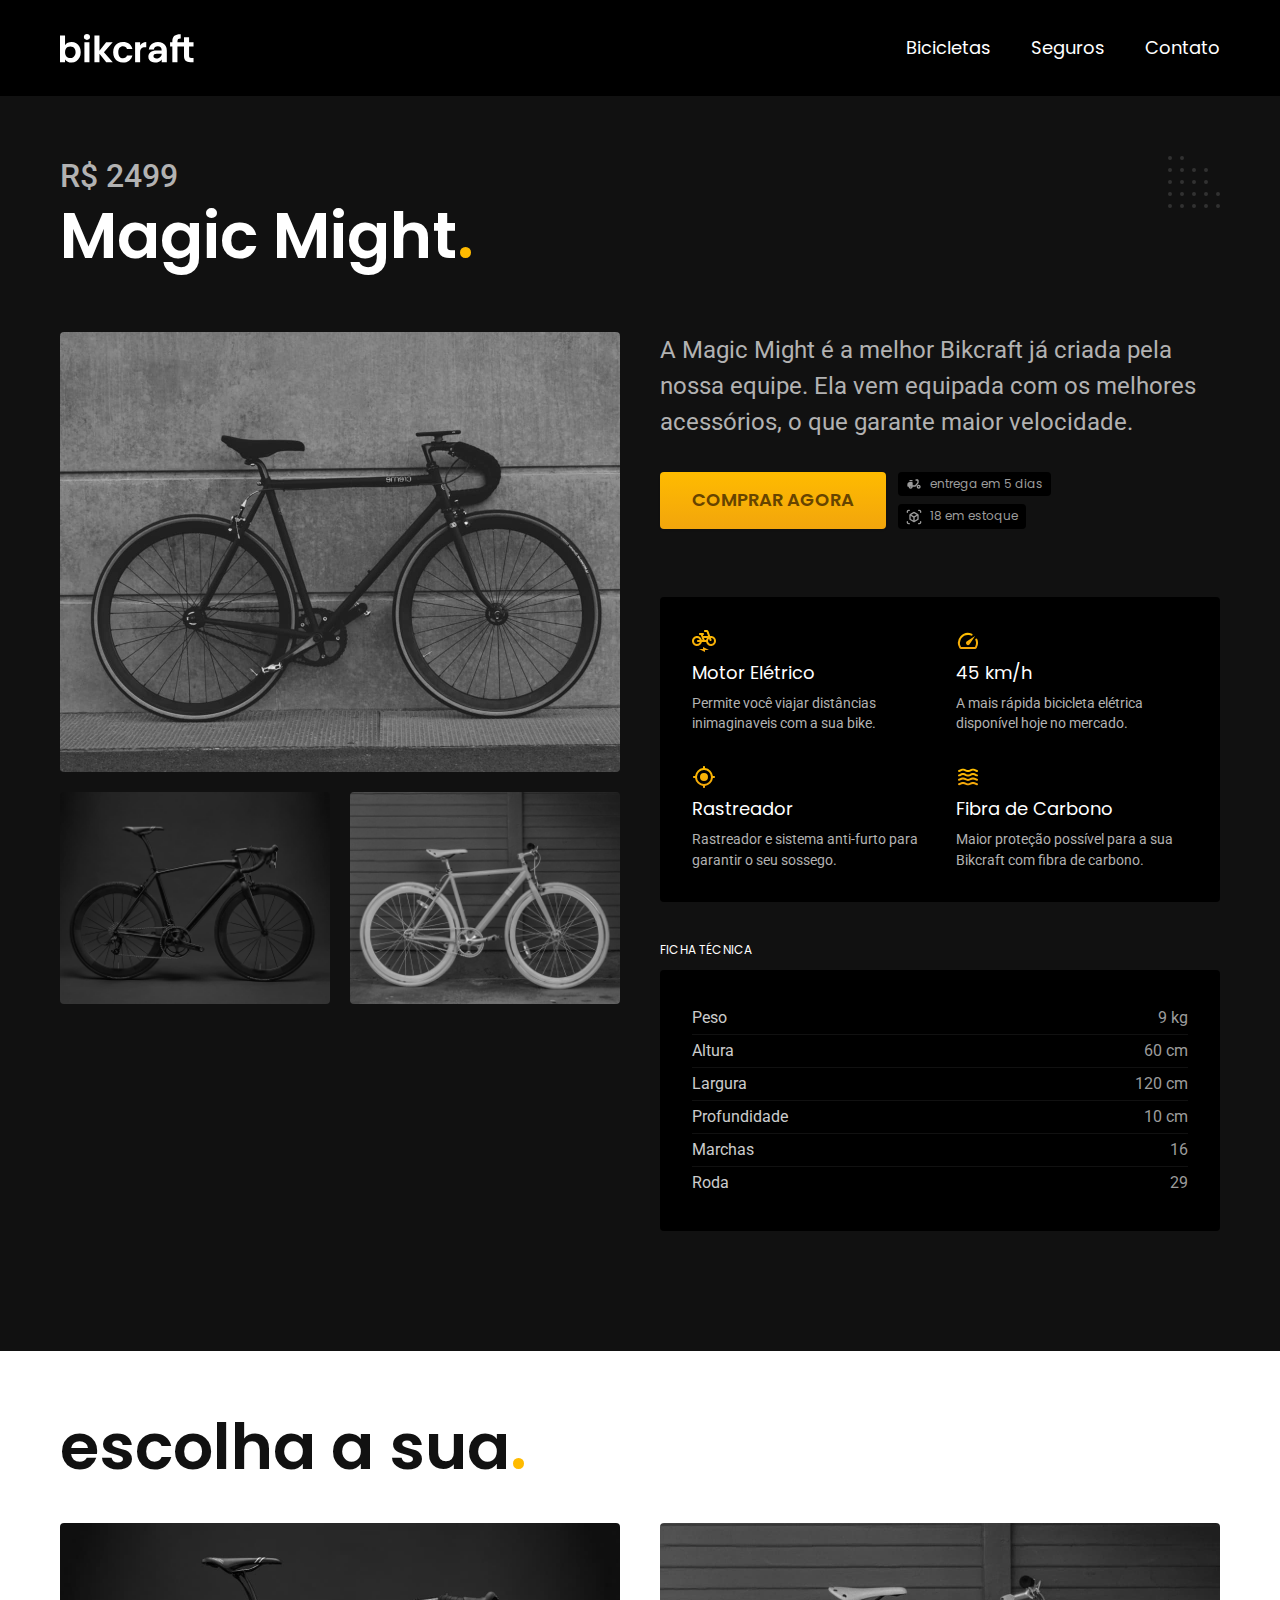
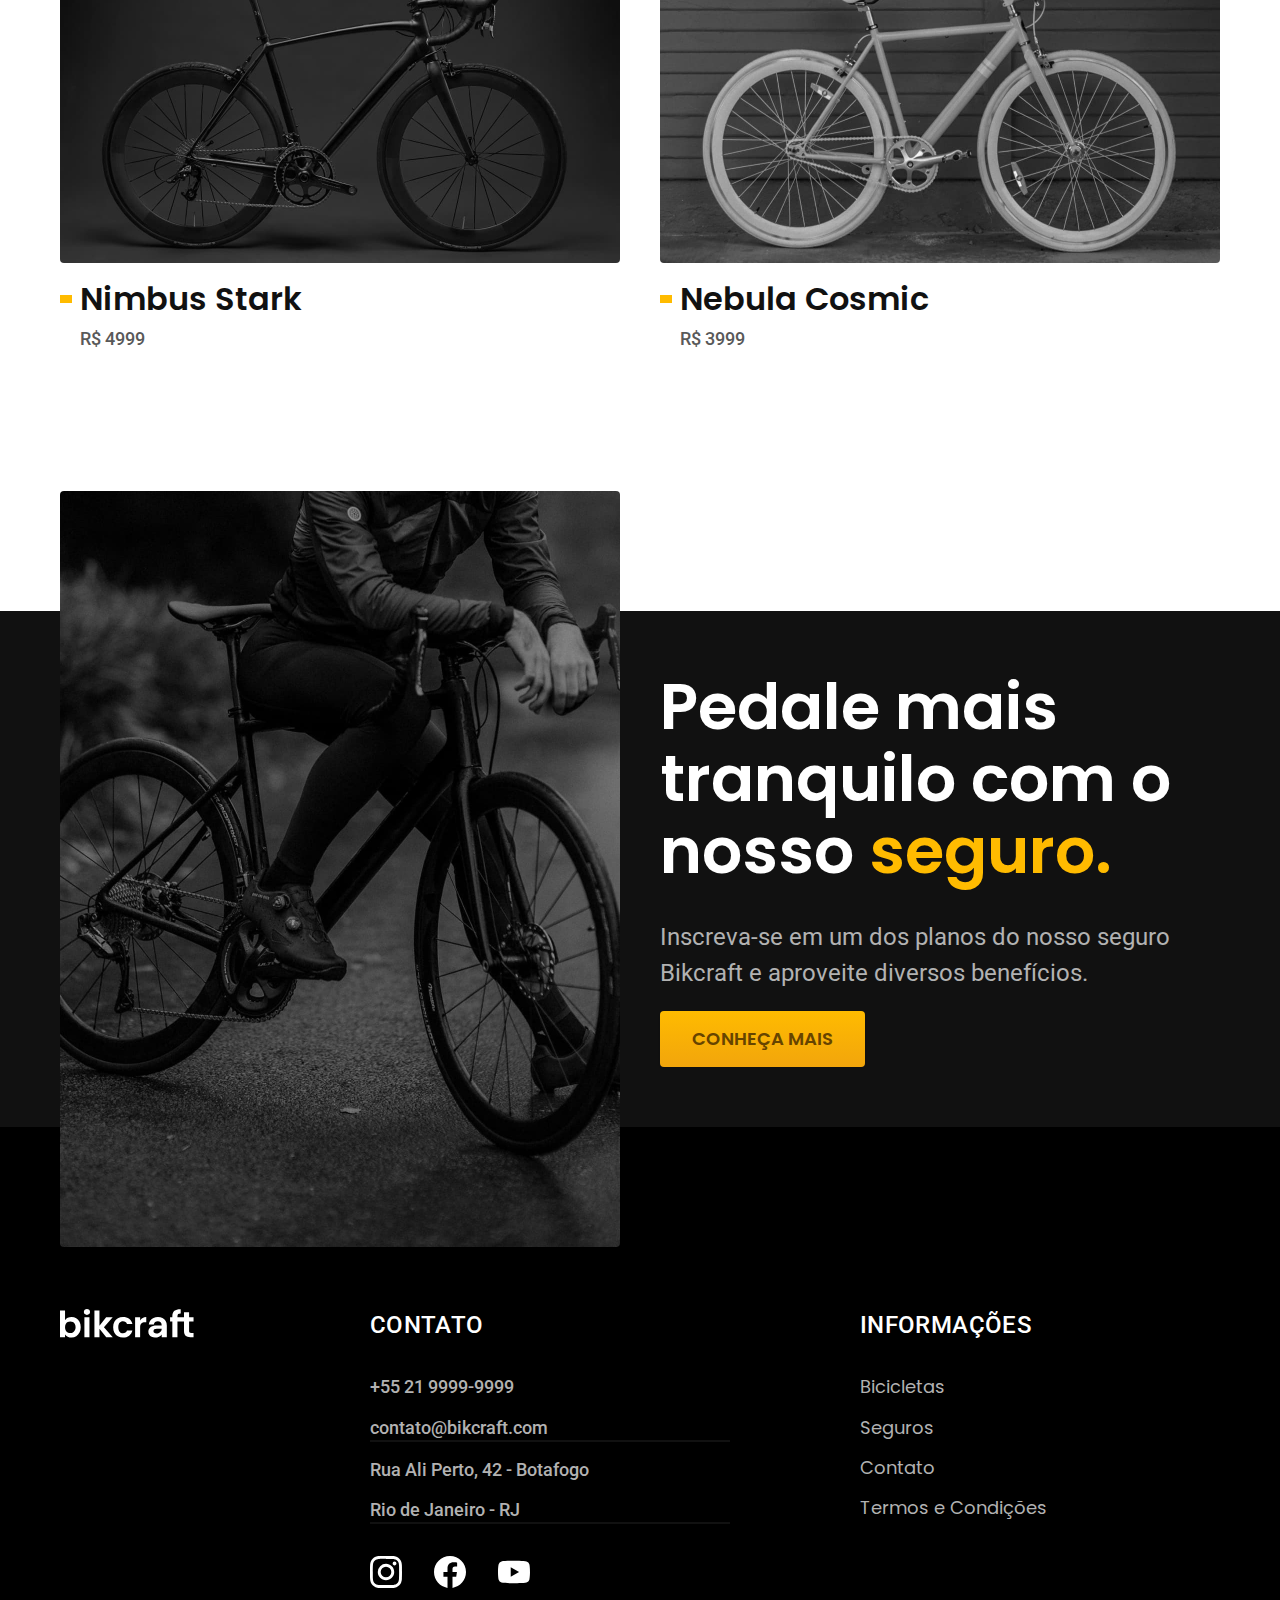
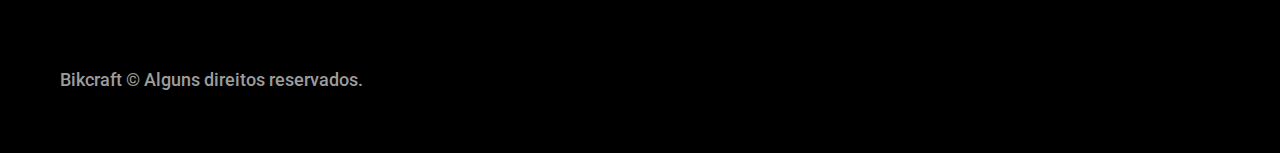
<file: bikcraft- final project/bicicletas/magic.html>
<!DOCTYPE html>
<html lang="pt-br">

<head>
  <meta charset="UTF-8">
  <meta name="viewport" content="width=device-width, initial-scale=1.0">

  <title> Magic Might | Bikcraft</title>
  <meta name="description" content="Bicicleta Magic Might">
  <link rel="icon" href="../favicon.svg" type="image/svg+xml">
  <link rel="stylesheet" href="../css/style.min.css">
  <link rel="preconnect" href="https://fonts.googleapis.com">
  <link rel="preconnect" href="https://fonts.gstatic.com" crossorigin>
  <link href="https://fonts.googleapis.com/css2?family=Merriweather:ital,wght@1,900&family=Poppins:wght@400;600&family=Roboto:wght@400;500&display=swap" rel="stylesheet">
  <script>document.documentElement.classList.add('js');</script>
</head>

<body id="bicicleta">
  <header class="header-bg">
    <div class="header container">
      <a href="../">
        <img src="../img/bikcraft.svg" alt="Bikcraft">
      </a>
      <nav aria-label="primaria">
        <ul class="header-menu font-1-m cor-0">
          <li><a href="../bicicletas.html">Bicicletas</a></li>
          <li><a href="../seguros.html">Seguros</a></li>
          <li><a href="../contato.html">Contato</a></li>
        </ul>
      </nav>
    </div>
  </header>

  <main class="titulo-bg">
    <div>
      <div class="titulo container">
        <p class="font-2-xl cor-5 ">R$ 2499</p>
        <h1 class="font-1-xxl cor-0">Magic Might<span class="cor-p1">.</span></h1>
      </div>
    </div>
    <div class="bicicleta container">
      <div class="bicicleta-imgs">
        <img src="../img/bicicleta/nimbus2.jpg" alt="Bicicleta 1">
        <img src="../img/bicicleta/nimbus1.jpg" alt="Bicicleta 2">
        <img src="../img/bicicleta/nimbus3.jpg" alt="Bicicleta 3">
      </div>
      <div class="bicicleta-conteudo">
        <p class="font-2-l cor-5">A Magic Might é a melhor Bikcraft já criada pela nossa equipe. Ela vem equipada com os melhores acessórios, o que garante maior velocidade.</p>
        <div class="bicicleta-comprar">
          <a class="botao" href="../orcamento.html?tipo=bikcraft&produto=magic">Comprar agora</a>
          <span class="font-1-xs cor-6"><img src="../img/icones/entrega.svg" alt="">entrega em 5 dias</span>
          <span class="font-1-xs cor-6"><img src="../img/icones/estoque.svg" alt="">18 em estoque</span>
        </div>

        <h2 class="font-1-xs cor 0">Informações</h2>
        <ul class="bicicleta-informacoes">
          <li>
            <img src="../img/icones/eletrica.svg" alt="">
            <h3 class="font-1-m cor-0">Motor Elétrico</h3>
            <p class="font-2-xs cor-5">Permite você viajar distâncias inimaginaveis com a sua bike.</p>
          </li>
          <li>
            <img src="../img/icones/velocidade.svg" alt="">
            <h3 class="font-1-m cor-0">45 km/h</h3>
            <p class="font-2-xs cor-5">A mais rápida bicicleta elétrica disponível hoje no mercado.</p>
          </li>
          <li>
            <img src="../img/icones/rastreador.svg" alt="">
            <h3 class="font-1-m cor-0">Rastreador</h3>
            <p class="font-2-xs cor-5">Rastreador e sistema anti-furto para garantir o seu sossego.</p>
          </li>
          <li>
            <img src="../img/icones/carbono.svg" alt="">
            <h3 class="font-1-m cor-0">Fibra de Carbono</h3>
            <p class="font-2-xs cor-5">Maior proteção possível para a sua Bikcraft com fibra de carbono.</p>
          </li>
        </ul>
        <h2 class="font-1-xs cor-0">Ficha Técnica</h2>
        <ul class="bicicleta-ficha font-2-s cor-4">
          <li>Peso <span>9 kg</span></li>
          <li>Altura <span>60 cm</span></li>
          <li>Largura <span>120 cm</span></li>
          <li>Profundidade <span>10 cm</span></li>
          <li>Marchas <span>16</span></li>
          <li>Roda <span>29</span></li>
        </ul>
      </div>
    </div>
  </main>

  <article class="bicicletas-lista container">
    <h2 class=" font-1-xxl">
      escolha a sua<span class="cor-p1">.</span>
    </h2>

    <ul>
      <li>
        <a href="./nimbus.html">
          <img src="../img/bicicletas/nimbus.jpg" alt="Bicicleta preta">
          <h3 class="font-1-xl">Nimbus Stark</h3>
          <span class="font-2-m cor-8">R$ 4999</span>
        </a>
      </li>
      <li>
        <a href="./nebula.html">
          <img src="../img/bicicletas/nebula.jpg" alt="Bicicleta preta">
          <h3 class="font-1-xl">Nebula Cosmic</h3>
          <span class="font-2-m cor-8">R$ 3999</span>
        </a>
      </li>
    </ul>
  </article>

  <article class="seguro-bg">
    <div class="seguro container">
      <div class="seguro-img">
        <img src="../img/fotos/seguros.jpg" alt="Pessoa parada em cima de uma bicicleta.">
      </div>
      <div class="seguro-conteudo">
        <h2 class="font-1-xxl cor-0">Pedale mais tranquilo com o nosso <span class="cor-p1">seguro.</span></h2>
        <p class="font-2-l cor-5">Inscreva-se em um dos planos do nosso seguro Bikcraft e aproveite diversos benefícios.</p>
        <a class="botao" href="../seguros.html">Conheça Mais</a>
      </div>
    </div>
  </article>



  <footer class="footer-bg">
    <div class="footer container">
      <img src="../img/bikcraft.svg" width="136" height="32" alt="Bikcraft">
      <div class="footer-contato">
        <h3 class="font-2-l-b cor-0">Contato</h3>
        <ul class="font-2-m cor-5">
          <li><a href="tel:+552199999999">+55 21 9999-9999</a></li>
          <li><a href="mailto:contato@bikcraft.com">contato@bikcraft.com</a></li>
          <li>Rua Ali Perto, 42 - Botafogo</li>
          <li>Rio de Janeiro - RJ</li>
        </ul>
        <div class="footer-redes">
          <a href="../">
            <img src="../img/redes/instagram.svg" width="32" height="32" alt="Instagram">
          </a>
          <a href="../">
            <img src="../img/redes/facebook.svg" width="32" height="32" alt="Facebook">
          </a>
          <a href="../">
            <img src="../img/redes/youtube.svg" width="32" height="32" alt="Youtube">
          </a>
        </div>
      </div>
      <div class="footer-informacoes">
        <h3 class="font-2-l-b cor-0">Informações</h3>
        <nav>
          <ul class="font-1-m cor-5">
            <li><a href="../bicicletas.html">Bicicletas</a></li>
            <li><a href="../seguros.html">Seguros</a></li>
            <li><a href="../contato.html">Contato</a></li>
            <li><a href="../termos.html">Termos e Condições</a></li>
          </ul>
        </nav>
      </div>
      <p class="footer-copy font-2-m cor-6">Bikcraft © Alguns direitos reservados.</p>
    </div>
  </footer>
  <script src="../js/script.js"></script>
</body>

</html>
</file>
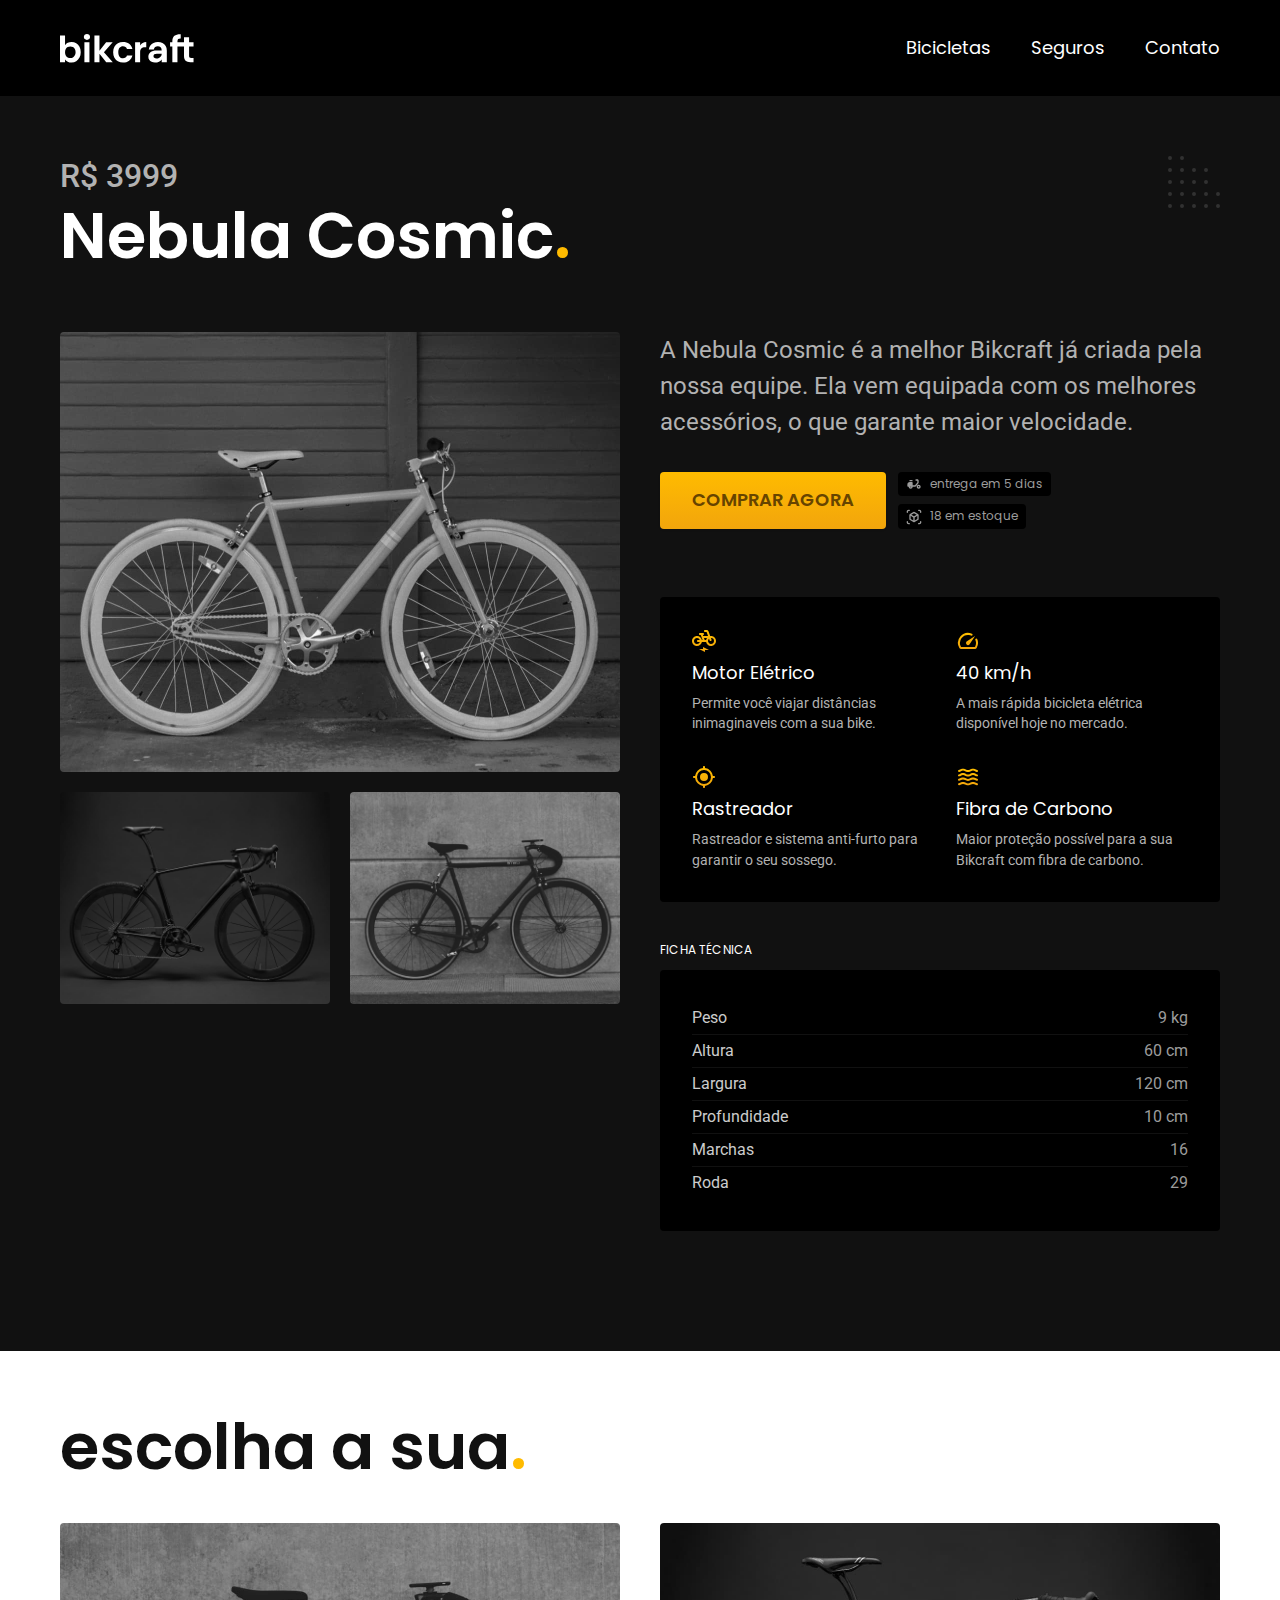
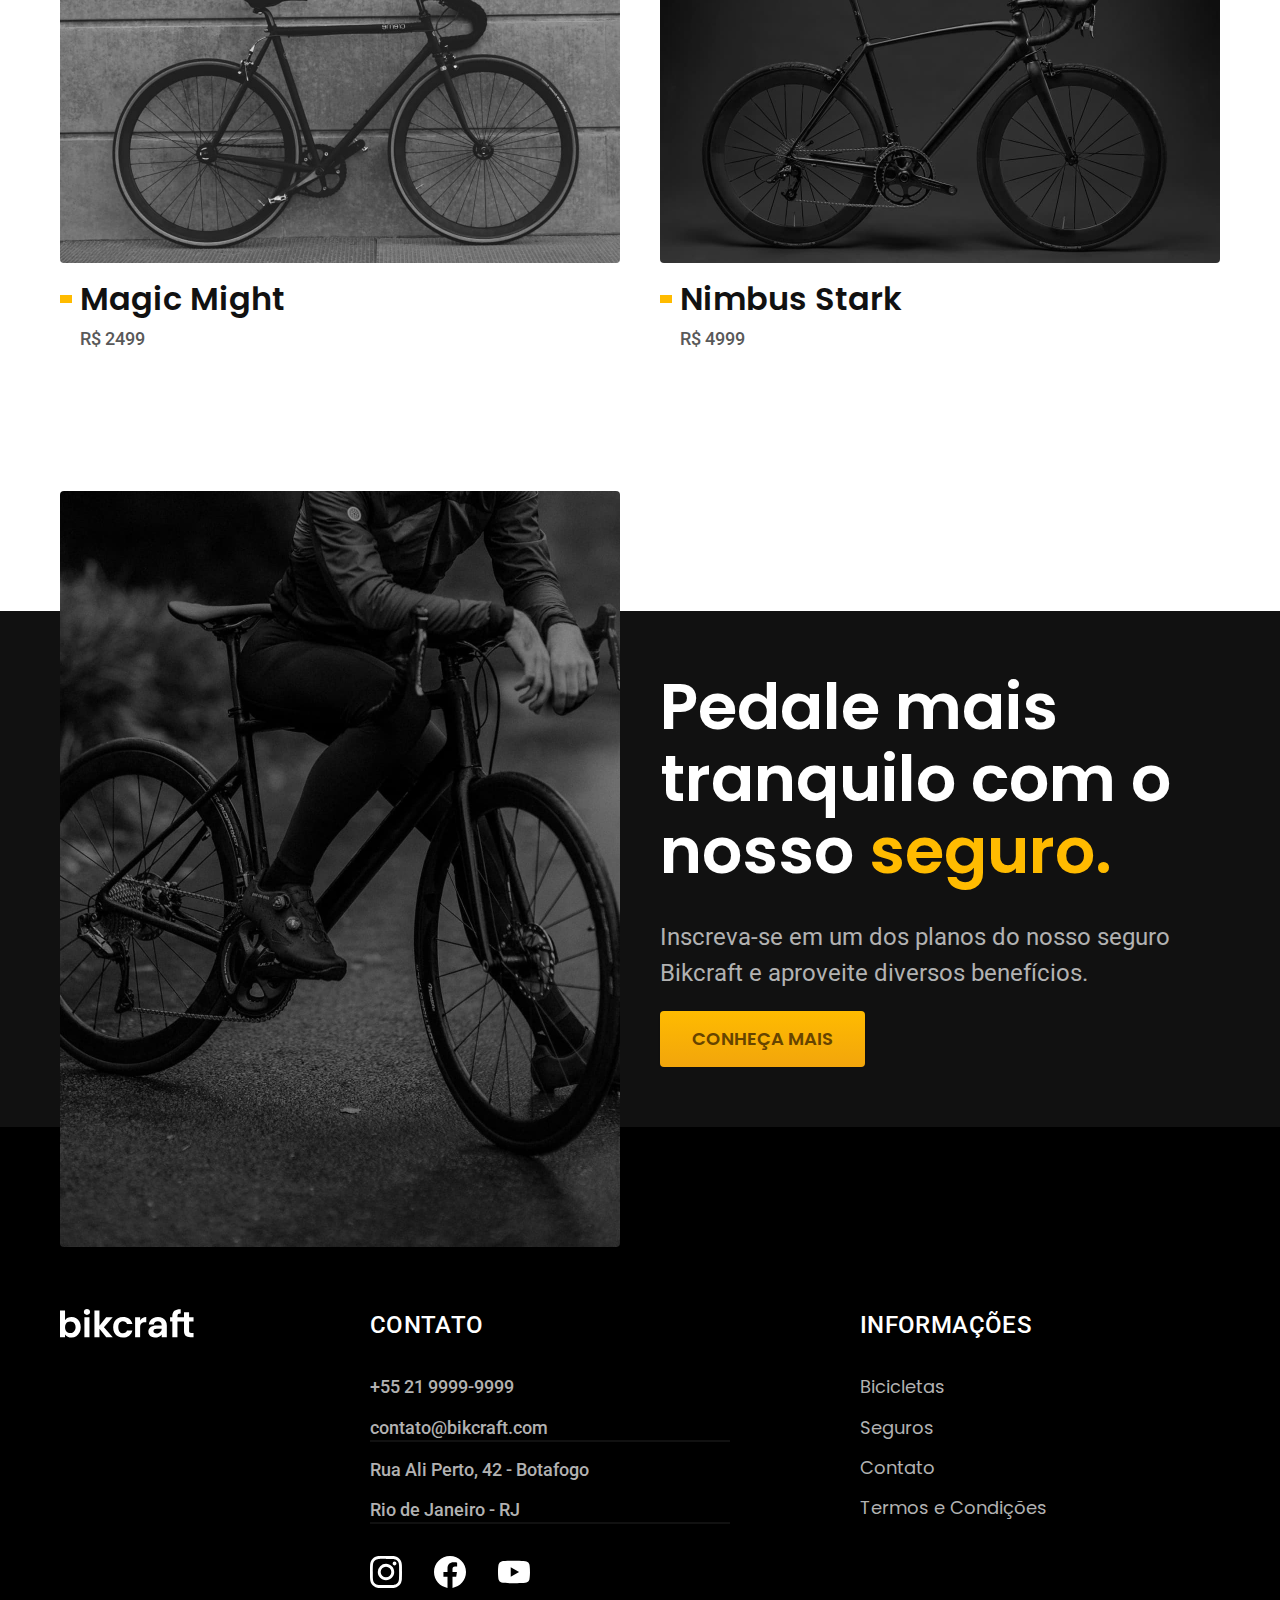
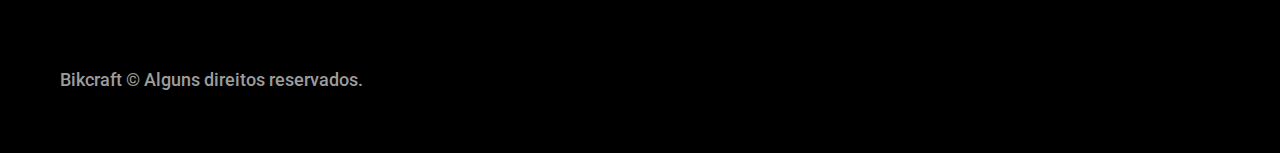
<file: bikcraft- final project/bicicletas/nebula.html>
<!DOCTYPE html>
<html lang="pt-br">

<head>
  <meta charset="UTF-8">
  <meta name="viewport" content="width=device-width, initial-scale=1.0">

  <title>Nebula Cosmic | Bikcraft</title>
  <meta name="description" content="Bicicleta Nebula Cosmic">
  <link rel="icon" href="../favicon.svg" type="image/svg+xml">
  <link rel="stylesheet" href="../css/style.min.css">
  <link rel="preconnect" href="https://fonts.googleapis.com">
  <link rel="preconnect" href="https://fonts.gstatic.com" crossorigin>
  <link href="https://fonts.googleapis.com/css2?family=Merriweather:ital,wght@1,900&family=Poppins:wght@400;600&family=Roboto:wght@400;500&display=swap" rel="stylesheet">
  <script>document.documentElement.classList.add('js');</script>
</head>

<body id="bicicleta">
  <header class="header-bg">
    <div class="header container">
      <a href="../">
        <img src="../img/bikcraft.svg" alt="Bikcraft">
      </a>
      <nav aria-label="primaria">
        <ul class="header-menu font-1-m cor-0">
          <li><a href="../bicicletas.html">Bicicletas</a></li>
          <li><a href="../seguros.html">Seguros</a></li>
          <li><a href="../contato.html">Contato</a></li>
        </ul>
      </nav>
    </div>
  </header>

  <main class="titulo-bg">
    <div>
      <div class="titulo container">
        <p class="font-2-xl cor-5 ">R$ 3999</p>
        <h1 class="font-1-xxl cor-0">Nebula Cosmic<span class="cor-p1">.</span></h1>
      </div>
    </div>
    <div class="bicicleta container">
      <div class="bicicleta-imgs">
        <img src="../img/bicicleta/nimbus3.jpg" alt="Bicicleta 1">
        <img src="../img/bicicleta/nimbus1.jpg" alt="Bicicleta 2">
        <img src="../img/bicicleta/nimbus2.jpg" alt="Bicicleta 3">
      </div>
      <div class="bicicleta-conteudo">
        <p class="font-2-l cor-5">A Nebula Cosmic é a melhor Bikcraft já criada pela nossa equipe. Ela vem equipada com os melhores acessórios, o que garante maior velocidade.</p>
        <div class="bicicleta-comprar">
          <a class="botao" href="../orcamento.html?tipo=bikcraft&produto=nebula">Comprar agora</a>
          <span class="font-1-xs cor-6"><img src="../img/icones/entrega.svg" alt="">entrega em 5 dias</span>
          <span class="font-1-xs cor-6"><img src="../img/icones/estoque.svg" alt="">18 em estoque</span>
        </div>

        <h2 class="font-1-xs cor 0">Informações</h2>
        <ul class="bicicleta-informacoes">
          <li>
            <img src="../img/icones/eletrica.svg" alt="">
            <h3 class="font-1-m cor-0">Motor Elétrico</h3>
            <p class="font-2-xs cor-5">Permite você viajar distâncias inimaginaveis com a sua bike.</p>
          </li>
          <li>
            <img src="../img/icones/velocidade.svg" alt="">
            <h3 class="font-1-m cor-0">40 km/h</h3>
            <p class="font-2-xs cor-5">A mais rápida bicicleta elétrica disponível hoje no mercado.</p>
          </li>
          <li>
            <img src="../img/icones/rastreador.svg" alt="">
            <h3 class="font-1-m cor-0">Rastreador</h3>
            <p class="font-2-xs cor-5">Rastreador e sistema anti-furto para garantir o seu sossego.</p>
          </li>
          <li>
            <img src="../img/icones/carbono.svg" alt="">
            <h3 class="font-1-m cor-0">Fibra de Carbono</h3>
            <p class="font-2-xs cor-5">Maior proteção possível para a sua Bikcraft com fibra de carbono.</p>
          </li>
        </ul>
        <h2 class="font-1-xs cor-0">Ficha Técnica</h2>
        <ul class="bicicleta-ficha font-2-s cor-4">
          <li>Peso <span>9 kg</span></li>
          <li>Altura <span>60 cm</span></li>
          <li>Largura <span>120 cm</span></li>
          <li>Profundidade <span>10 cm</span></li>
          <li>Marchas <span>16</span></li>
          <li>Roda <span>29</span></li>
        </ul>
      </div>
    </div>
  </main>

  <article class="bicicletas-lista container">
    <h2 class=" font-1-xxl">
      escolha a sua<span class="cor-p1">.</span>
    </h2>

    <ul>
      <li>
        <a href="./magic.html">
          <img src="../img/bicicletas/magic.jpg" alt="Bicicleta preta">
          <h3 class="font-1-xl">Magic Might</h3>
          <span class="font-2-m cor-8">R$ 2499</span>
        </a>
      </li>
      <li>
        <a href="./nimbus.html">
          <img src="../img/bicicletas/nimbus.jpg" alt="Bicicleta preta">
          <h3 class="font-1-xl">Nimbus Stark</h3>
          <span class="font-2-m cor-8">R$ 4999</span>
        </a>
      </li>
    </ul>
  </article>

  <article class="seguro-bg">
    <div class="seguro container">
      <div class="seguro-img">
        <img src="../img/fotos/seguros.jpg" alt="Pessoa parada em cima de uma bicicleta.">
      </div>
      <div class="seguro-conteudo">
        <h2 class="font-1-xxl cor-0">Pedale mais tranquilo com o nosso <span class="cor-p1">seguro.</span></h2>
        <p class="font-2-l cor-5">Inscreva-se em um dos planos do nosso seguro Bikcraft e aproveite diversos benefícios.</p>
        <a class="botao" href="../seguros.html">Conheça Mais</a>
      </div>
    </div>
  </article>



  <footer class="footer-bg">
    <div class="footer container">
      <img src="../img/bikcraft.svg" width="136" height="32" alt="Bikcraft">
      <div class="footer-contato">
        <h3 class="font-2-l-b cor-0">Contato</h3>
        <ul class="font-2-m cor-5">
          <li><a href="tel:+552199999999">+55 21 9999-9999</a></li>
          <li><a href="mailto:contato@bikcraft.com">contato@bikcraft.com</a></li>
          <li>Rua Ali Perto, 42 - Botafogo</li>
          <li>Rio de Janeiro - RJ</li>
        </ul>
        <div class="footer-redes">
          <a href="../">
            <img src="../img/redes/instagram.svg" width="32" height="32" alt="Instagram">
          </a>
          <a href="../">
            <img src="../img/redes/facebook.svg" width="32" height="32" alt="Facebook">
          </a>
          <a href="../">
            <img src="../img/redes/youtube.svg" width="32" height="32" alt="Youtube">
          </a>
        </div>
      </div>
      <div class="footer-informacoes">
        <h3 class="font-2-l-b cor-0">Informações</h3>
        <nav>
          <ul class="font-1-m cor-5">
            <li><a href="../bicicletas.html">Bicicletas</a></li>
            <li><a href="../seguros.html">Seguros</a></li>
            <li><a href="../contato.html">Contato</a></li>
            <li><a href="../termos.html">Termos e Condições</a></li>
          </ul>
        </nav>
      </div>
      <p class="footer-copy font-2-m cor-6">Bikcraft © Alguns direitos reservados.</p>
    </div>
  </footer>
  <script src="../js/script.js"></script>
</body>

</html>
</file>
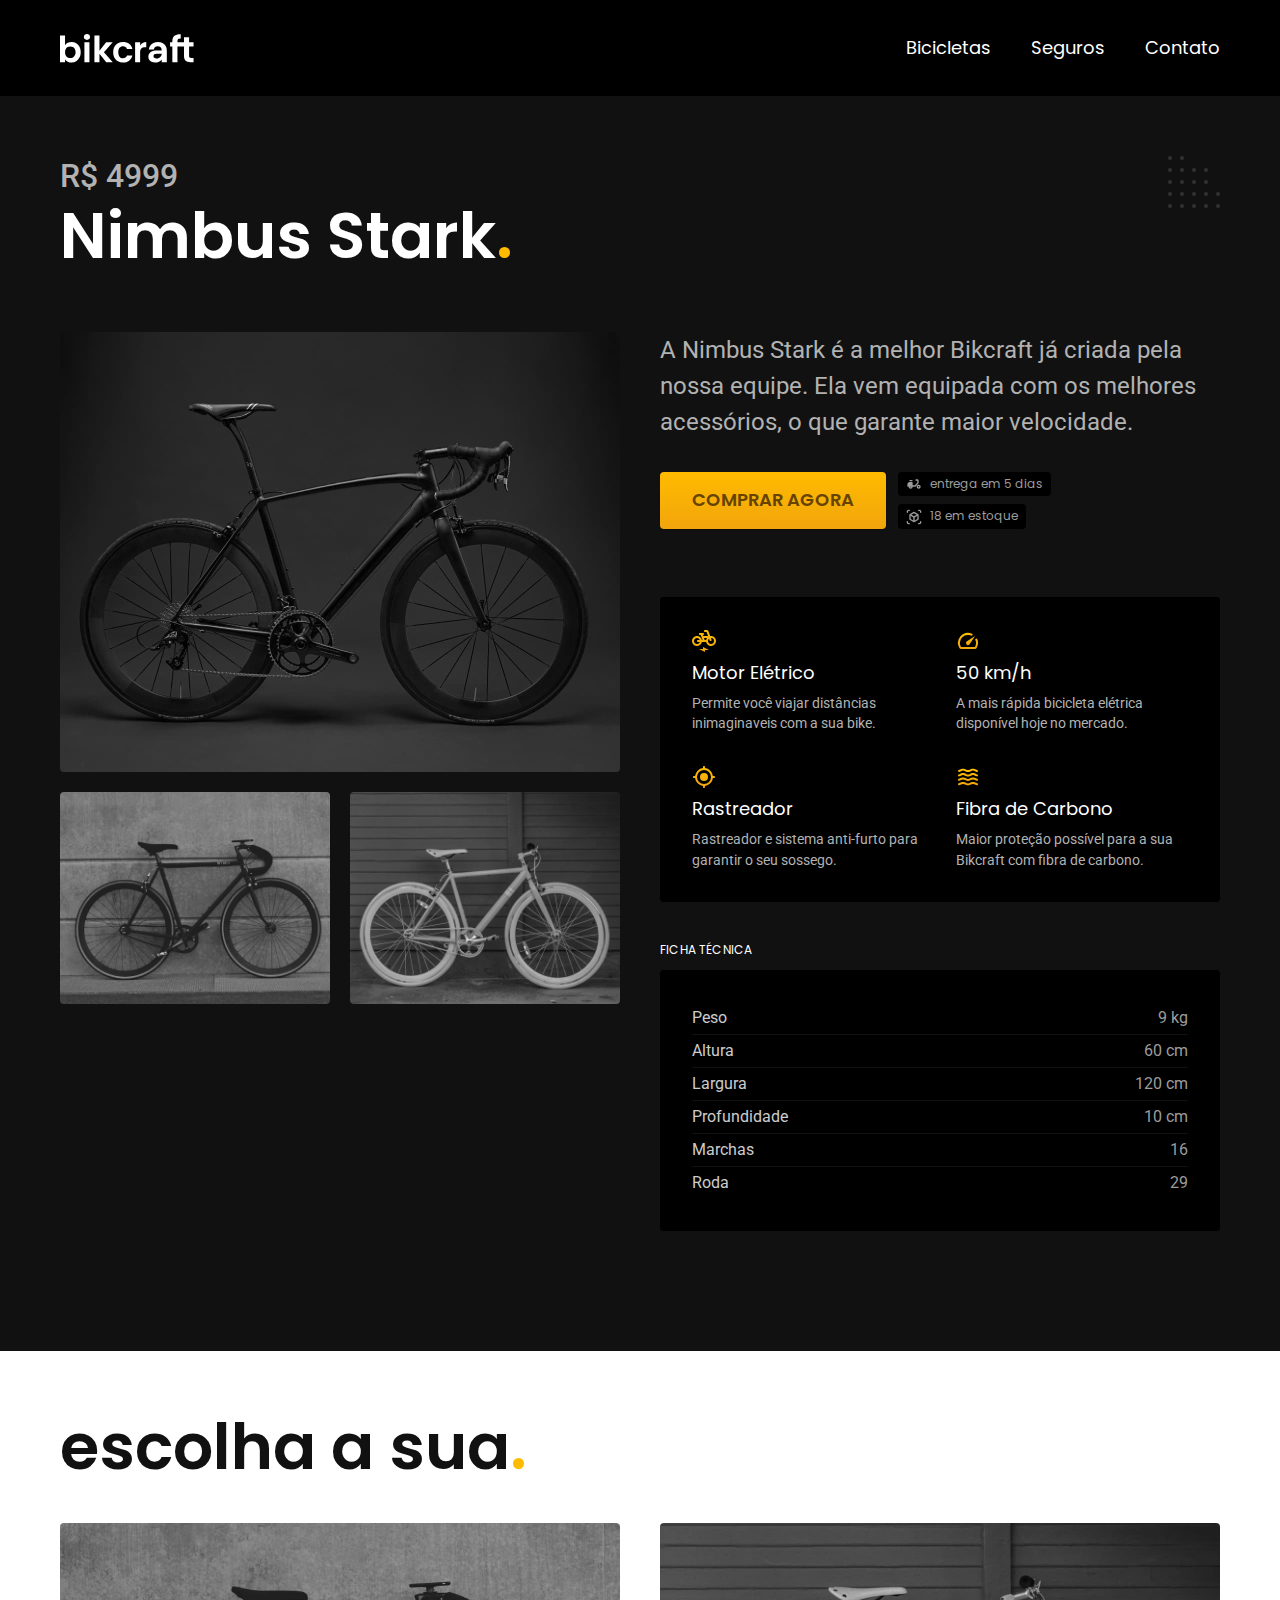
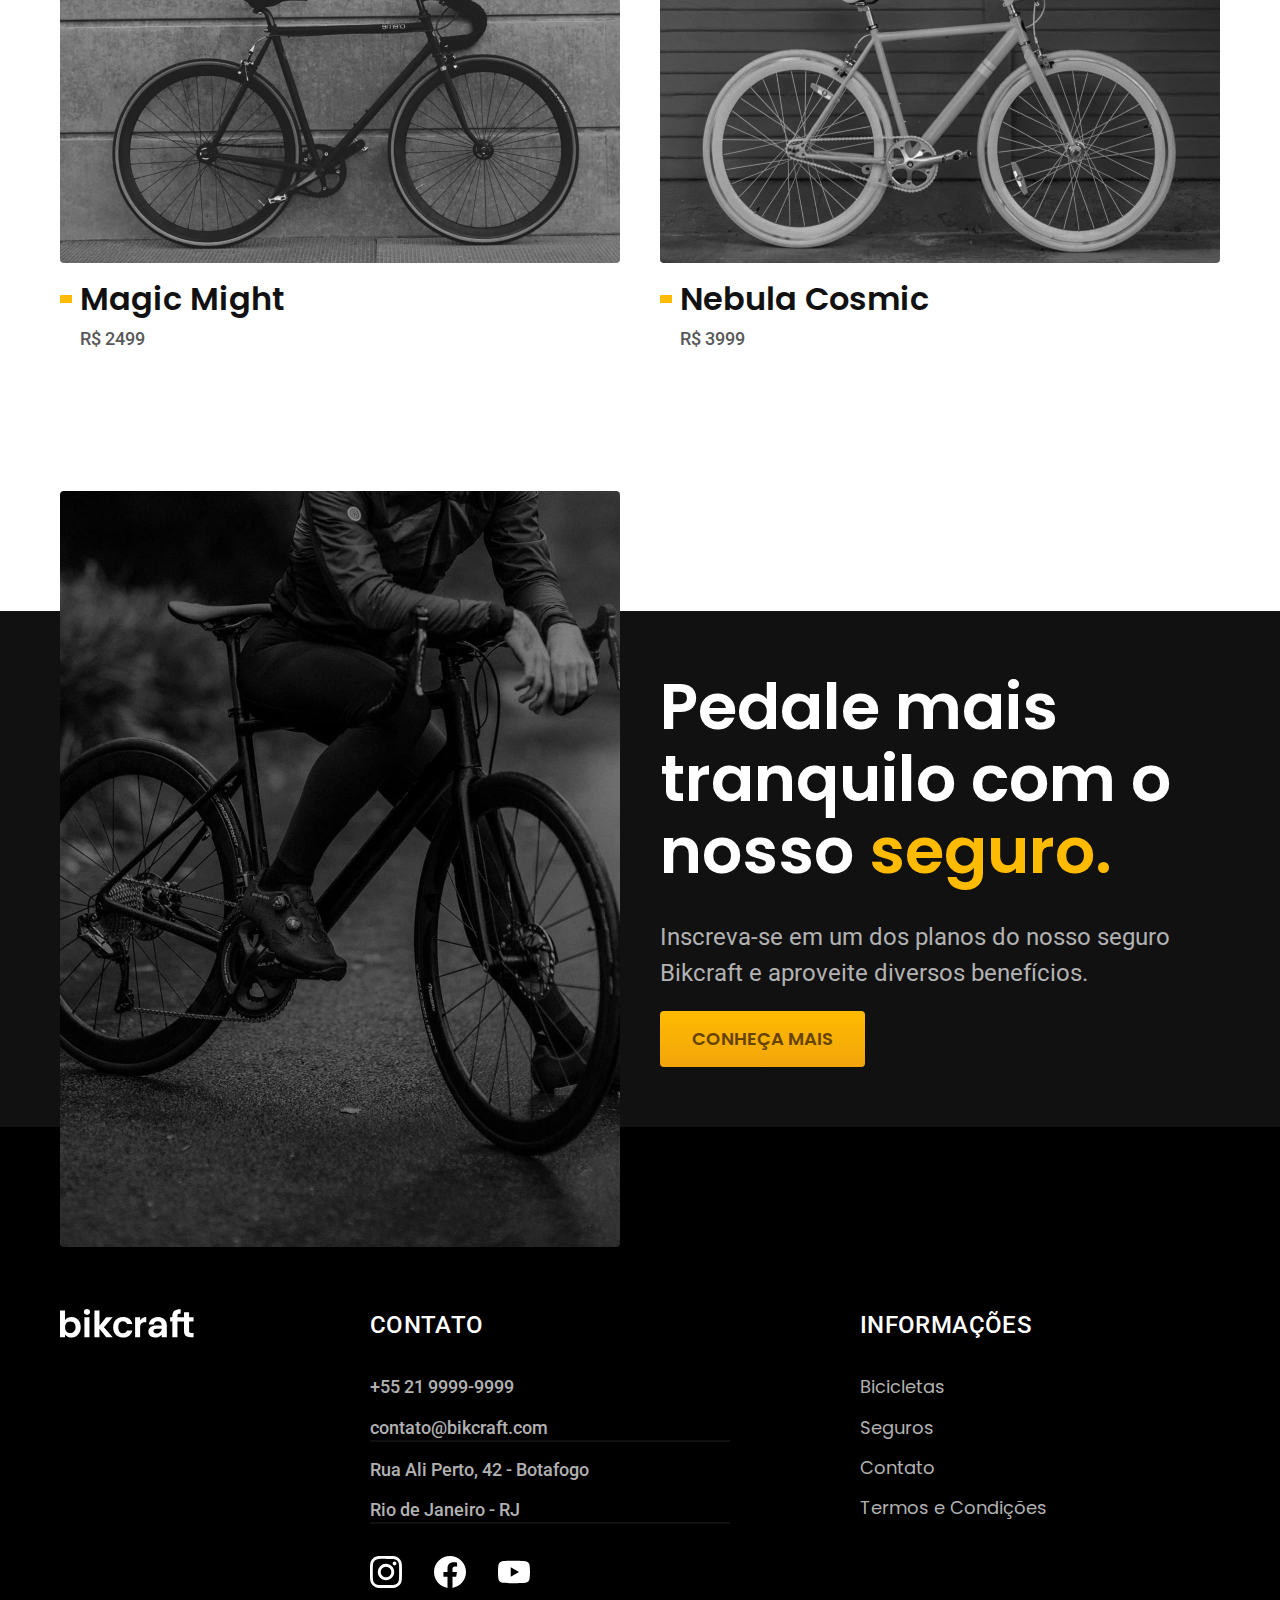
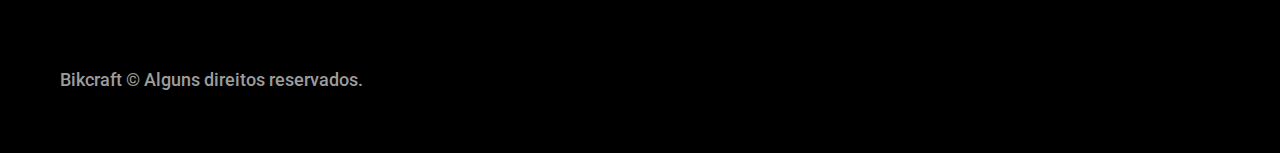
<file: bikcraft- final project/bicicletas/nimbus.html>
<!DOCTYPE html>
<html lang="pt-br">

<head>
  <meta charset="UTF-8">
  <meta name="viewport" content="width=device-width, initial-scale=1.0">

  <title>Nimbus Stark | Bikcraft</title>
  <meta name="description" content="Bicicleta Nimbus stark">
  <link rel="icon" href="../favicon.svg" type="image/svg+xml">
  <link rel="stylesheet" href="../css/style.min.css">
  <link rel="preconnect" href="https://fonts.googleapis.com">
  <link rel="preconnect" href="https://fonts.gstatic.com" crossorigin>
  <link href="https://fonts.googleapis.com/css2?family=Merriweather:ital,wght@1,900&family=Poppins:wght@400;600&family=Roboto:wght@400;500&display=swap" rel="stylesheet">
  <script>document.documentElement.classList.add('js');</script>
</head>

<body id="bicicleta">
  <header class="header-bg">
    <div class="header container">
      <a href="../">
        <img src="../img/bikcraft.svg" alt="Bikcraft">
      </a>
      <nav aria-label="primaria">
        <ul class="header-menu font-1-m cor-0">
          <li><a href="../bicicletas.html">Bicicletas</a></li>
          <li><a href="../seguros.html">Seguros</a></li>
          <li><a href="../contato.html">Contato</a></li>
        </ul>
      </nav>
    </div>
  </header>

  <main class="titulo-bg">
    <div>
      <div class="titulo container">
        <p class="font-2-xl cor-5 ">R$ 4999</p>
        <h1 class="font-1-xxl cor-0">Nimbus Stark<span class="cor-p1">.</span></h1>
      </div>
    </div>
    <div class="bicicleta container">
      <div class="bicicleta-imgs">
        <img src="../img/bicicleta/nimbus1.jpg" alt="Bicicleta 1">
        <img src="../img/bicicleta/nimbus2.jpg" alt="Bicicleta 2">
        <img src="../img/bicicleta/nimbus3.jpg" alt="Bicicleta 3">
      </div>
      <div class="bicicleta-conteudo">
        <p class="font-2-l cor-5">A Nimbus Stark é a melhor Bikcraft já criada pela nossa equipe. Ela vem equipada com os melhores acessórios, o que garante maior velocidade.</p>
        <div class="bicicleta-comprar">
          <a class="botao" href="../orcamento.html?tipo=bikcraft&produto=nimbus">Comprar agora</a>
          <span class="font-1-xs cor-6"><img src="../img/icones/entrega.svg" alt="">entrega em 5 dias</span>
          <span class="font-1-xs cor-6"><img src="../img/icones/estoque.svg" alt="">18 em estoque</span>
        </div>

        <h2 class="font-1-xs cor 0">Informações</h2>
        <ul class="bicicleta-informacoes">
          <li>
            <img src="../img/icones/eletrica.svg" alt="">
            <h3 class="font-1-m cor-0">Motor Elétrico</h3>
            <p class="font-2-xs cor-5">Permite você viajar distâncias inimaginaveis com a sua bike.</p>
          </li>
          <li>
            <img src="../img/icones/velocidade.svg" alt="">
            <h3 class="font-1-m cor-0">50 km/h</h3>
            <p class="font-2-xs cor-5">A mais rápida bicicleta elétrica disponível hoje no mercado.</p>
          </li>
          <li>
            <img src="../img/icones/rastreador.svg" alt="">
            <h3 class="font-1-m cor-0">Rastreador</h3>
            <p class="font-2-xs cor-5">Rastreador e sistema anti-furto para garantir o seu sossego.</p>
          </li>
          <li>
            <img src="../img/icones/carbono.svg" alt="">
            <h3 class="font-1-m cor-0">Fibra de Carbono</h3>
            <p class="font-2-xs cor-5">Maior proteção possível para a sua Bikcraft com fibra de carbono.</p>
          </li>
        </ul>
        <h2 class="font-1-xs cor-0">Ficha Técnica</h2>
        <ul class="bicicleta-ficha font-2-s cor-4">
          <li>Peso <span>9 kg</span></li>
          <li>Altura <span>60 cm</span></li>
          <li>Largura <span>120 cm</span></li>
          <li>Profundidade <span>10 cm</span></li>
          <li>Marchas <span>16</span></li>
          <li>Roda <span>29</span></li>
        </ul>
      </div>
    </div>
  </main>

  <article class="bicicletas-lista container">
    <h2 class=" font-1-xxl">
      escolha a sua<span class="cor-p1">.</span>
    </h2>

    <ul>
      <li>
        <a href="./magic.html">
          <img src="../img/bicicletas/magic.jpg" alt="Bicicleta preta">
          <h3 class="font-1-xl">Magic Might</h3>
          <span class="font-2-m cor-8">R$ 2499</span>
        </a>
      </li>
      <li>
        <a href="./nebula.html">
          <img src="../img/bicicletas/nebula.jpg" alt="Bicicleta preta">
          <h3 class="font-1-xl">Nebula Cosmic</h3>
          <span class="font-2-m cor-8">R$ 3999</span>
        </a>
      </li>
    </ul>
  </article>

  <article class="seguro-bg">
    <div class="seguro container">
      <div class="seguro-img">
        <img src="../img/fotos/seguros.jpg" alt="Pessoa parada em cima de uma bicicleta.">
      </div>
      <div class="seguro-conteudo">
        <h2 class="font-1-xxl cor-0">Pedale mais tranquilo com o nosso <span class="cor-p1">seguro.</span></h2>
        <p class="font-2-l cor-5">Inscreva-se em um dos planos do nosso seguro Bikcraft e aproveite diversos benefícios.</p>
        <a class="botao" href="../seguros.html">Conheça Mais</a>
      </div>
    </div>
  </article>



  <footer class="footer-bg">
    <div class="footer container">
      <img src="../img/bikcraft.svg" width="136" height="32" alt="Bikcraft">
      <div class="footer-contato">
        <h3 class="font-2-l-b cor-0">Contato</h3>
        <ul class="font-2-m cor-5">
          <li><a href="tel:+552199999999">+55 21 9999-9999</a></li>
          <li><a href="mailto:contato@bikcraft.com">contato@bikcraft.com</a></li>
          <li>Rua Ali Perto, 42 - Botafogo</li>
          <li>Rio de Janeiro - RJ</li>
        </ul>
        <div class="footer-redes">
          <a href="../">
            <img src="../img/redes/instagram.svg" width="32" height="32" alt="Instagram">
          </a>
          <a href="../">
            <img src="../img/redes/facebook.svg" width="32" height="32" alt="Facebook">
          </a>
          <a href="../">
            <img src="../img/redes/youtube.svg" width="32" height="32" alt="Youtube">
          </a>
        </div>
      </div>
      <div class="footer-informacoes">
        <h3 class="font-2-l-b cor-0">Informações</h3>
        <nav>
          <ul class="font-1-m cor-5">
            <li><a href="../bicicletas.html">Bicicletas</a></li>
            <li><a href="../seguros.html">Seguros</a></li>
            <li><a href="../contato.html">Contato</a></li>
            <li><a href="../termos.html">Termos e Condições</a></li>
          </ul>
        </nav>
      </div>
      <p class="footer-copy font-2-m cor-6">Bikcraft © Alguns direitos reservados.</p>
    </div>
  </footer>
  <script src="../js/script.js"></script>
</body>

</html>
</file>
<file: style.css>
body {
  font-family: Arial, Helvetica, sans-serif;
}

h1 {
  text-align: center;
  margin-top: 30px;
}

h2 {
  margin-top: 0px;
}

.comprar {
  text-decoration: none;
  background: #a8f;
  color: #103;
  padding: 10px 20px;
  border-radius: 4px;
}

.grid {
  display: grid;
  grid-template-columns: 1fr 1fr;
  gap: 20px;
  padding: 50px;
}

.item {
  background-color: #f7f7f7;
  border: 1px solid #e7e7e7;
  padding: 20px;
  border-radius: 4px;
  display: block;
}

p {
  margin-bottom: 20px;
}
</file>
<file: display-exercise/style.css>
body {
  font-family: Arial, Helvetica, sans-serif;
  color: #111;
  margin: 50px;
}

h1 {
  text-align: center;
}

h2 {
  margin: 0px;
}

.item {
  background: #111;
  color: #fff;
  padding: 30px;
  margin: 20px;
  border-radius: 4px;
}

span {
  color: #febe01;
}

p {
  color: #b2b2b2;
}

a {
  display: inline-block;
  background: #febe01;
  color: #332200;
  padding: 10px;
  border-radius: 4px;
  text-decoration: none;
}
</file>
<file: flexblog/style.css>
* {
  box-sizing: border-box;
}

body,
h1,
h2,
p,
ul,
li,
a {
  margin: 0px;
  padding: 0px;
}

body {
  font-family: "Nunito", Arial, Helvetica, sans-serif;
  color: #222222;
}

ul {
  list-style: none;
}

a {
  text-decoration: none;
}

img {
  display: block;
  max-width: 100%;
}

/*Superinfo*/

.superinfo-bg {
  background: #122ab2;
  color: white;
}

.super-info a {
  color: white;
}

.super-info {
  max-width: 960px;
  margin: 0 auto;
  display: flex;
  justify-content: space-between;
  flex-wrap: wrap;
  padding: 10px;
}

.super-info p,
.super-info a {
  margin: 0px 10px 10px 10px;
}

.menu-bg {
  background: #2c70ff;
}

.menu {
  max-width: 960px;
  margin: 0 auto;
  padding: 15px 0;
  display: flex;
  flex-wrap: wrap;
  justify-content: space-between;
  align-items: center;
}

.menu a {
  color: white;
}

.menu-logo {
  font-size: 2.25em;
  font-weight: bold;
  margin: 0 10px;
  color: white;
}

.menu-nav ul {
  display: flex;
  flex-wrap: wrap;
}

.menu-nav a {
  font-size: 1.25em;
  display: block;
  padding: 10px;
}

.menu-nav a:hover {
  color: #122ab2;
}

.introducao {
  font-size: 3em;
  line-height: 1;
  max-width: 960px;
  margin: 0 auto;
  padding: 60px 10px;
}

.sobre {
  border-top: 2px solid #2c70ff;
  border-bottom: 2px solid #2c70ff;
  max-width: 960px;
  margin: 0 auto;
  padding: 60px 0;
  display: flex;
  flex-wrap: wrap;
}

.sobre-info {
  flex: 2 1 300px;
  margin: 0 10px;
}

.sobre-info h1 {
  font-size: 3em;
  margin-bottom: 0.5em;
}

.sobre-info p {
  font-size: 1.25em;
  line-height: 1.4;
  margin-bottom: 1em;
  color: #7c7c7c;
}

.sobre-img {
  flex: 1 1 160px;
  margin: 0 10px;
}

.produtos {
  max-width: 960px;
  margin: 60px auto;
}

.produtos h1 {
  font-size: 3em;
  margin: 0 10px 60px 10px;
}

.produtos-container {
  display: flex;
  flex-wrap: wrap;
  align-items: flex-end;
}

.produtos-item {
  flex: 1 1 175px;
  margin: 10px;
}

.produtos-item h2 {
  font-size: 3em;
  color: #a4a4a4;
  background: #f7f7f7;
  padding: 60px 20px;
}

.purple {
  border-top: 8px solid #ae81ff;
}

.pink {
  border-top: 8px solid #f9265e;
}

.blue {
  border-top: 8px solid #66d9eb;
}

.preco {
  background: #f7f7f7;
  padding: 60px;
  display: flex;
  flex-wrap: wrap;
  align-items: flex-end;
}

.preco-item {
  flex: 1 1 260px;
  border: 4px solid white;
  padding: 20px;
  margin: 10px;
}

.preco-item h2 {
  font-size: 3em;
  color: #a4a4a4;
  text-align: center;
  margin-top: 20px;
}

.preco-item span {
  max-width: 300px;
  margin: 20px auto;
  display: block;
  font-size: 3em;
  text-align: center;
  font-weight: bold;
  padding: 10px 0 5px 0;
  border-top: 4px solid white;
  border-bottom: 4px solid white;
}

.preco-item sup {
  font-size: 1.5rem;
}

.preco-item ul {
  max-width: 300px;
  margin: 20px auto;
  font-size: 1.25em;
  font-style: italic;
  color: #7c7c7c;
}

.preco-item li {
  display: flex;
  justify-content: space-between;
  align-items: center;
  margin-bottom: 15px;
}

.preco-item li::after {
  content: "";
  display: block;
  width: 6px;
  height: 6px;
  background: #2c70ff;
  border-radius: 50%;
}

.preco-item a {
  max-width: 300px;
  display: block;
  margin: 20px auto;
  border: 4px solid;
  color: #222222;
  text-transform: uppercase;
  font-weight: bold;
  font-size: 1.25em;
  padding: 15px 0;
  text-align: center;
}

@media (max-width: 800px) {
  .preco {
    padding-left: 10px;
    padding-right: 10px;
  }

  .preco .preco-item:nth-child(3) {
    order: -2;
  }
  .preco .preco-item:nth-child(2) {
    order: -1;
  }
}

.qualidade {
  max-width: 960px;
  margin: 60px auto;
  display: flex;
  flex-wrap: wrap;
}

.qualidade-item {
  flex: 1 1 300px;
  margin: 20px 10px;
}

.qualidade-item h2 {
  font-size: 2.25em;
  color: #a4a4a4;
  margin-bottom: 20px;
}

.qualidade-item h2::before {
  content: "";
  display: inline-block;
  width: 8px;
  height: 30px;
  margin-right: 10px;
  background: blue;
}

.qualidade-item:nth-of-type(3n + 1) h2::before {
  background: #ae81ff;
}

.qualidade-item:nth-of-type(3n + 2) h2::before {
  background: #f9265e;
}

.qualidade-item:nth-of-type(3n + 3) h2::before {
  background: #66d9eb;
}

.qualidade-item p {
  font-size: 1.25em;
  line-height: 1.4;
  color: #7c7c7c;
}

.newsletter {
  background: #f7f7f7;
  padding: 60px calc((100% - 960px) / 2);
  display: flex;
  flex-wrap: wrap;
}

.newsletter-info {
  flex: 1 1 260px;
  margin: 0 10px;
}

.newsletter-info h1 {
  font-size: 3em;
  color: #a4a4a4;
}

.newsletter-info p {
  font-size: 1.25em;
  font-style: italic;
  max-width: 230px;
  color: #7c7c7c;
  margin-bottom: 10px;
}

.newsletter-form {
  flex: 2 1 260px;
  margin: 0 10px;
  align-self: center;
  display: flex;
  flex-wrap: wrap;
}

.newsletter-form input {
  flex: 3 1 260px;
  font-size: 1.25em;
  color: #7c7c7c;
  font-style: italic;
  font-family: "Nunito", Arial, Helvetica, sans-serif;
  border: 4px solid #2c70ff;
  background: transparent;
  padding: 15px 10px;
  margin: 0px;
  border-radius: 0px;
}

.newsletter-form button {
  flex: 1 1 200px;
  font-family: "Nunito", Arial, Helvetica, sans-serif;
  font-size: 1.25em;
  font-weight: bold;
  text-transform: uppercase;
  background: #2c70ff;
  color: white;
  margin: 0;
  cursor: pointer;
  border: 0px;
  padding: 15px 10px;
}

@media (max-width: 600px) {
  .newsletter-form button {
    font-size: 1.5em;
  }
}

.footer {
  display: flex;
  background: #2c70ff;
  height: 200px;
  align-items: center;
}

.footer p {
  flex: 1;
  text-align: center;
  font-size: 2.25em;
  color: #122ab2;
}
</file>
<file: landing-page-bikcraft-project/style.css>
body {
  font-family: Arial, Helvetica, sans-serif;
  margin: 0;
  background-color: #f7f7f7;
  display: grid;
  gap: 60px;
  justify-items: center;
  margin-top: 60px;
}

img {
  max-width: 100%;
  display: block;
}

a {
  text-decoration: none;
}

ul {
  list-style: none;
  margin: 0px;
  padding: 0px;
}

p,
h1,
h2,
h3 {
  margin: 0px;
}

p {
  font-size: 1.25rem;
  line-height: 1.3;
}

.header {
  display: grid;
  justify-items: center;
  gap: 60px;
}

.menu {
  display: flex;
  flex-wrap: wrap;
  justify-content: center;
  gap: 20px;
}

.menu a {
  display: block;
  background: #ffffff;
  padding: 1rem 2rem;
  border-radius: 4px;
  color: #000000;
  text-transform: uppercase;
  border: 2px solid #fff;
}

.menu a:hover {
  border-color: #e21;
}

.conteudo {
  display: grid;
  grid-template-columns: 1fr 1fr;
  max-width: 1000px;
}

.introducao {
  background: #fff;
  padding: 40px;
  text-align: right;
  position: relative;
  display: grid;
  align-content: center;
  gap: 20px;
  justify-items: end;
}

.introducao h1 {
  font-size: 2rem;
}

.introducao::before {
  content: "";
  width: 60px;
  height: 4px;
  background: #ee2211;
  display: inline-block;
  position: absolute;
  top: 30px;
  right: -30px;
}

.botao {
  padding: 1rem 2rem;
  text-transform: uppercase;
  color: #fff;
  background: #e21;
  border-radius: 4px;
}

.botao:hover {
  background: #900;
}

.subtitulo {
  text-transform: uppercase;
  color: rgba(0, 0, 0, 0.2);
  font-size: 4rem;
  text-align: right;
  padding: 40px;
  align-self: center;
  background-image: url(./img/onda.svg);
}

.vantagens {
  background: #fff;
  padding: 40px;
}

.vantagens-item {
  display: grid;
  grid-template-columns: auto 1fr;
  gap: 10px 20px;
  padding: 20px;
  border-left: 4px solid transparent;
}

.vantagens-item:nth-child(odd) {
  background: #f7f7f7;
}

.vantagens-item:hover {
  border-color: #e21;
}

.vantagens-item p {
  grid-column: 2;
}

footer {
  width: 100%;
  text-align: center;
  padding: 40px;
  background: #fff;
  box-sizing: border-box;
}
</file>
<file: bikcraft- final project/css/style.min.css>
body{margin:0;font-family:Arial,Helvetica,sans-serif;color:#111}blockquote,dd,h1,h2,h3,h4,p,ul{margin:0}ul{padding:0;list-style:none}a{text-decoration:none;color:inherit}img{max-width:100%;height:auto;display:block}img[src$=".jpg"]{border-radius:4px}.font-1-xs{font:400 0.75rem/1.35 Poppins,sans-serif}.font-2-xs{font:400 0.875rem/1.43 Roboto,sans-serif}.font-1-s{font:400 1rem/1.5 Poppins,sans-serif}.font-2-s{font:400 1rem/1.5 Roboto,sans-serif}.font-1-m,.font-1-m-b{font:400 1.125rem/1.35 Poppins,sans-serif}.font-1-m-b{font-weight:600}.font-2-m{font:500 1.125rem/1.35 Roboto,sans-serif}.font-1-l{font:400 1.5rem/1.5 Poppins,sans-serif}.font-2-l,.font-2-l-b{font:400 1.5rem/1.5 Roboto,sans-serif}.font-2-l-b{font-weight:500;letter-spacing:.015em;text-transform:uppercase}.font-1-xl{font:600 2rem/1.25 Poppins,sans-serif}.font-2-xl{font:500 2rem/1.25 Roboto,sans-serif}.font-1-xxl{font:600 4rem/1.125 Poppins,sans-serif}@media (max-width:1200px){.font-1-xxl{font-size:3rem}.font-2-l,.font-2-l-b{font-size:1.125rem}}@media (max-width:800px){.font-1-xxl{font-size:2rem}.font-1-xl,.font-2-xl{font-size:1.5rem}}:root{--cor-0:#ffffff;--cor-1:#f7f7f7;--cor-2:#ededed;--cor-3:#dedede;--cor-4:#cccccc;--cor-5:#b2b2b2;--cor-6:#9c9c9c;--cor-7:#717171;--cor-8:#595959;--cor-9:#404040;--cor-10:#2e2e2e;--cor-11:#111111;--cor-12:#000000;--cor-p1:#ffbb00;--cor-p2:#e4a30b;--cor-p3:#a66f00;--cor-p4:#a66f00;--cor-p5:#664400}.cor-0{color:var(--cor-0)}.cor-1{color:var(--cor-1)}.cor-2{color:var(--cor-2)}.cor-3{color:var(--cor-3)}.cor-4{color:var(--cor-4)}.cor-5{color:var(--cor-5)}.cor-6{color:var(--cor-6)}.cor-7{color:var(--cor-7)}.cor-8{color:var(--cor-8)}.cor-9{color:var(--cor-9)}.cor-10{color:var(--cor-10)}.cor-11{color:var(--cor-11)}.cor-12{color:var(--cor-12)}.cor-p1{color:var(--cor-p1)}.cor-p2{color:var(--cor-p2)}.cor-p3{color:var(--cor-p3)}.cor-p4{color:var(--cor-p4)}.cor-p5{color:var(--cor-p5)}.js .fadeInDown{transform:translate3d(0,-20px,0)}.js .fadeInUp{transform:translate3d(0,20px,0)}.js .fadeInRight{transform:translate3d(20px,0,0)}.js .fadeInLeft{transform:translate3d(-20px,0,0)}.js [data-anime]{opacity:0}.js .anime{opacity:1;transform:none;transition:transform .8s,opacity .8s}.header-bg{background-color:var(--cor-12)}.header{display:flex;flex-wrap:wrap;gap:20px;justify-content:space-between;align-items:center;padding-top:20px;padding-bottom:20px}.header-menu{display:flex;flex-wrap:wrap;gap:40px}.header-menu a{display:inline-block;padding:16px 0;position:relative}.header-menu a::after{content:"";display:block;height:2px;width:0;background:var(--cor-0);margin-top:4px;transition:.3s;position:absolute}.header-menu a.ativo::after,.header-menu a:hover:after{width:100%}@media (max-width:800px){.header-menu{gap:20px}.header-menu a{background:var(--cor-11);padding:12px 16px;border-radius:4px}.header-menu a:hover{background:var(--cor-10)}.header a:after{display:none}}@media (max-width:600px){.header-menu{gap:12px}.header-menu a{padding:8px 12px;font-size:14px}}.footer-bg{background-color:var(--cor-12)}.footer{display:grid;grid-template-columns:3fr 5fr 4fr;gap:40px;padding-top:60px;padding-bottom:60px}.footer h3{margin-bottom:32px}.footer-contato ul{margin-bottom:32px}.footer-contato li:nth-child(2n):after{content:"";display:block;max-width:360px;height:2px;background-color:var(--cor-11)}.footer li{margin-bottom:16px}.footer-redes{display:flex;gap:32px}.footer a:hover{color:var(--cor-0);transition:.3s}.footer-copy{margin-top:40px;grid-column:1/-1}@media (max-width:800px){.footer>img{display:none}.footer{grid-template-columns:1fr 1fr}}@media (max-width:600px){.footer{grid-template-columns:1fr;gap:60px}.footer-copy{margin-top:0}}.container{box-sizing:border-box;max-width:1200px;padding-left:20px;padding-right:20px;margin-left:auto;margin-right:auto}.botao{display:inline-block;padding:16px 32px;background:linear-gradient(#fb0,#f2a50c);border-radius:4px;box-shadow:0 1px 2px rgba(0,0,0,.1);text-transform:uppercase;color:var(--cor-p5);font:600 1.125rem/1.35 Poppins,sans-serif;transition:.3s;max-width:max-content;border:none;cursor:pointer}.botao:hover{background:linear-gradient(#ffb600,#e59317)}.botao.secundario{background:var(--cor-10);color:var(--cor-2);transition:.3s}.botao.secundario:hover{background:var(--cor-9)}.botao.seta{display:flex;align-items:center}.botao.seta::after{content:"";display:inline-block;width:18px;height:10px;margin-left:12px;background:url(../img/icones/seta.svg);transition:transform .2s}.botao.seta:hover::after{transform:translateX(4px)}@media (max-width:600px){.botao{padding:12px 16px;font-size:1rem}}.link{display:inline-block;color:var(--cor-p1);font:500 1.5rem/1.5 Poppins,sans-serif;text-transform:uppercase}.link::after{content:"";display:block;width:100%;height:4px;background-color:currentColor;transition:.3s}.link:hover{color:var(--cor-0)}.titulo-bg{padding-top:60px;padding-bottom:60px;background-color:var(--cor-11)}.titulo{background:url(../img/dec/top-right.svg) no-repeat top right 20px}.titulo p{margin-bottom:4px}@media (max-width:800px){.titulo{padding-top:40px;padding-bottom:40px}.titulo p{font-size:1rem;text-transform:lowercase;font-weight:400}}.form{display:grid;grid-template-columns:1fr 1fr;gap:20px}.form label{display:block;font:600 1rem/1.5 Poppins,sans-serif;margin-bottom:4px}.form .col-2{grid-column:span 2}.form input[type=email],.form input[type=text],.form textarea{font:400 1rem/1.5 Roboto,sans-serif;background:var(--cor-1);border:1px solid var(--cor-2);padding:12px;border-radius:4px;width:100%;box-sizing:border-box}.form input[type=email]:focus,.form input[type=text]:focus,.form textarea:focus{outline:0;border-color:var(--cor-p1);background:var(--cor-0);box-shadow:0 0 0 2px #fea}@media (max-width:600px){.form{grid-template-columns:1fr}.form .col-2{grid-column:1}}.introducao-bg{background:var(--cor-12) url("../img/dec/bottom-left.svg") no-repeat bottom 160px left 20px;box-shadow:inset 0 -120px var(--cor-0)}.introducao{display:grid;grid-template-columns:1fr 1fr;gap:0 40px}.introducao-conteudo{align-self:end;padding-bottom:200px}.introducao img{width:100%;height:100%;object-fit:cover;border-radius:4px}.introducao h1{margin-bottom:32px}.introducao p{margin-bottom:20px}@media (max-width:800px){.introducao-bg{background:var(--cor-11);padding-top:40px;box-shadow:inset 0 -60px var(--cor-0)}.introducao{grid-template-columns:1fr;gap:32px}.introducao-conteudo{padding-bottom:0}.introducao h1{margin-bottom:16px}.introducao img{height:300px;width:100%}}.tecnologia-bg{background-color:var(--cor-11);box-shadow:inset 0 80px var(--cor-0),inset 0 -80px var(--cor-0)}.tecnologia{display:grid;grid-template-columns:1fr 1fr;gap:40px}.tecnologia-img img{width:100%;height:100%;object-fit:cover;object-position:left}.tecnologia-conteudo{padding-top:160px;padding-bottom:160px}.tecnologia-conteudo>span{display:block;margin-bottom:20px}.tecnologia-conteudo h2{margin-bottom:32px}.tecnologia-conteudo>p{margin-bottom:20px}.tecnologia a{margin-bottom:80px}.tecnologia-vantagens{display:flex;gap:40px}.tecnologia-vantagens h3{margin:8px;width:max-content}.tecnologia-vantagens img{width:24px;margin-bottom:8px}@media (max-width:800px){.tecnologia-bg{box-shadow:initial}.tecnologia{grid-template-columns:1fr}.tecnologia-conteudo{padding-top:60px;padding-bottom:60px}.tecnologia-img{display:none}.tecnologia a{margin-bottom:60px}}@media (max-width:600px){.tecnologia-vantagens{flex-direction:column}}.parceiros{padding-top:60px;padding-bottom:120px}.parceiros h2{margin-bottom:60px}.parceiros ul{padding:0 20px;max-width:1400px;display:grid;grid-template-columns:repeat(4,1fr);margin:0 auto}.parceiros li{display:flex;padding:32px;border-left:2px solid var(--cor-2)}.parceiros img{margin:auto}.parceiros li:first-child,.parceiros li:nth-child(5){border-left:none}.parceiros li:nth-child(n+5){border-top:2px solid var(--cor-2)}@media (max-width:800px){.parceiros{padding-bottom:60px}.parceiros li{padding:20px}.parceiros h2{margin-bottom:20px}.parceiros ul{grid-template-columns:repeat(2,1fr)}.parceiros li:nth-child(n+3){border-top:2px solid var(--cor-2)}.parceiros li:nth-child(odd){border-left:none}}.depoimento{display:grid;grid-template-columns:1fr 1fr;background-color:var(--cor-p1);overflow:hidden}.depoimento img{width:100%;height:100%;object-fit:cover;border-radius:0}.depoimento-conteudo{padding:40px 40px 80px 80px;align-self:end;background:url("../img/dec/bottom-right-p.svg") no-repeat bottom 40px right 40px}.depoimento-conteudo p{max-width:32ch;font-family:Merriweather,serif;font-style:italic;font-weight:900;margin-bottom:32px;position:relative}.depoimento p::after,.depoimento p::before{font-size:5rem;color:var(--cor-p2);position:absolute}.depoimento p::before{content:"“";left:-50px;top:-20px}.depoimento p::after{content:"”"}@media (min-width:1200px){.depoimento img{max-height:520px}}@media (max-width:800px){.depoimento{grid-template-columns:1fr;text-align:center}.depoimento img{max-height:200px}.depoimento-conteudo{padding:40px 20px;justify-self:center}}.bicicletas-lista{padding-top:60px;padding-bottom:120px}.bicicletas-lista h2{margin-bottom:40px}.bicicletas-lista ul{display:flex;gap:40px;padding:0 20px 20px 20px;max-width:1400px;margin-left:auto;margin-right:auto;overflow-x:auto}#bicicleta .bicicletas-lista ul{padding:0 0 20px 0}.bicicletas-lista li{flex:1;min-width:280px}.bicicletas-lista img{margin-bottom:16px}.bicicletas-lista a{display:block}.bicicletas-lista h3{margin-bottom:8px;display:flex;align-items:center}.bicicletas-lista h3::before{content:"";display:inline-block;height:8px;width:12px;margin-right:8px;background-color:var(--cor-p1);transition:width .3s}.bicicletas-lista a:hover h3::before{width:24px}.bicicletas-lista li span{padding-left:20px}@media (max-width:800px){.bicicletas-lista{padding-bottom:60px}.bicicletas-lista ul{gap:20px}}.bicicletas-bg{background:linear-gradient(to right,var(--cor-0) 30%,var(--cor-11) 0)}.bicicletas{display:grid;grid-template-columns:1fr 1fr;gap:40px;padding-top:60px;padding-bottom:60px;background:url(../img/dec/top-right.svg) no-repeat top 40px right 20px}.bicicletas-img{display:grid}.bicicletas-img img{grid-area:1/1}.bicicletas-img span{grid-area:1/1;place-self:start end;margin-top:20px;display:inline-block;background:var(--cor-12);padding:8px 16px 8px 8px;border-radius:4px 0 0 4px}.bicicletas-conteudo{display:grid;grid-template-columns:1fr auto;align-content:start}.bicicletas h2,.bicicletas p{grid-column:1/-1}.bicicletas h2{margin-bottom:20px}.bicicletas h2::before{content:"";display:block;width:12px;height:8px;background-color:var(--cor-p1);margin-bottom:8px}.bicicletas p{margin-bottom:32px}.bicicletas a{place-self:end}.bicicletas li{display:flex;align-items:center}.bicicletas ul{display:grid;gap:16px}.bicicletas-conteudo img{width:24px;margin-right:8px}@media (max-width:800px){.bicicletas-bg{background:var(--cor-11)}.bicicletas{grid-template-columns:1fr;gap:20px;padding-top:40px;padding-bottom:40px}}@media (max-width:600px){.bicicletas-conteudo{grid-template-columns:1fr}.bicicletas ul{font-size:1rem;grid-template-columns:1fr 1fr;margin-bottom:32px}.bicicletas a{place-self:start}}.bicicleta{display:grid;grid-template-columns:1fr 1fr;align-items:start;gap:40px;padding-top:60px;padding-bottom:60px}#bicicleta .titulo p{text-transform:uppercase}.bicicleta-imgs{display:flex;flex-wrap:wrap;gap:20px}.bicicleta-imgs img{flex:1;min-width:200px}.bicicleta-imgs img:first-child{min-width:100%}.bicicleta-conteudo>p{margin-bottom:32px}.bicicleta-comprar{display:grid;grid-template-columns:max-content auto;align-items:center;justify-items:start;gap:8px 12px;margin-bottom:40px}.bicicleta-comprar a{grid-row:span 2}.bicicleta-comprar span{display:flex;align-items:center;background-color:var(--cor-12);gap:8px;padding:4px 8px;border-radius:4px}.bicicleta-conteudo h2{text-transform:uppercase;letter-spacing:.015em;margin-bottom:12px}.bicicleta-ficha,.bicicleta-informacoes{padding:32px;background-color:var(--cor-12);border-radius:4px}.bicicleta-informacoes{margin-bottom:40px;display:grid;grid-template-columns:1fr 1fr;gap:32px}.bicicleta-informacoes img{width:24px;margin-bottom:8px}.bicicleta-informacoes h3{margin-bottom:8px}.bicicleta-ficha li{padding:4px 0;display:flex;justify-content:space-between;border-bottom:1px solid var(--cor-11)}.bicicleta-ficha li:last-child{border-bottom:none}.bicicleta-ficha span{color:var(--cor-6)}@media (max-width:800px){.bicicleta{grid-template-columns:1fr;padding-top:40px;padding-bottom:40px}.bicicleta-imgs{grid-row:2}}@media (max-width:400px){.bicicleta-informacoes{grid-template-columns:1fr}.bicicleta-comprar{grid-template-columns:1fr}}.seguro-bg{background-color:var(--cor-11);box-shadow:inset 0 120px var(--cor-0),inset 0 -120px var(--cor-12)}.seguro{display:grid;grid-template-columns:1fr 1fr;gap:40px}.seguro-img img{width:100%;height:100%;object-fit:cover}.seguro-conteudo{padding-top:180px;padding-bottom:180px}.seguro h2{margin-bottom:32px}.seguro p{margin-bottom:20px}@media (max-width:800px){.seguro-bg{box-shadow:inset 0 -60px var(--cor-12)}.seguro{grid-template-columns:1fr}.seguro-conteudo{grid-row:1;padding-top:40px;padding-bottom:0}}.seguros-bg{background:var(--cor-11)}.seguros{padding-top:60px;padding-bottom:60px;display:grid;grid-template-columns:1fr 1fr;gap:40px;align-items:center}#seguros .seguros{padding-top:0}.seguros h2{grid-column:1/-1}.seguros-item{background-color:var(--cor-12);padding:32px 32px 32px 60px;display:grid;grid-template-columns:1fr auto;border-radius:4px}.seguros-item h3{margin-bottom:40px}.seguros-item span{grid-column:2;display:block;text-align:right}.seguros-item ul{grid-column:1/-1;margin-bottom:32px}.seguros-item li{display:flex;align-items:center;position:relative}.seguros-item li+li{margin-top:20px}.seguros-item li::before{content:"";display:inline-block;width:13px;height:9px;background-image:url("../img/icones/lista.svg");position:absolute;left:-21px}.seguros-item a{grid-column:1/-1}@media (max-width:800px){.seguros{grid-template-columns:1fr}}.vantagens-bg{background-color:var(--cor-12)}.vantagens{padding-top:120px;padding-bottom:120px}.vantagens h2{margin-bottom:60px}.vantagens ul{display:grid;grid-template-columns:repeat(auto-fit,minmax(280px,max-content));gap:40px 80px}.vantagens h3,.vantagens img{margin-bottom:8px}@media (max-width:800px){.vantagens{padding-top:60px;padding-bottom:60px}.vantagens h2{margin-bottom:40px}.vantagens ul{gap:20px}}.perguntas{padding-top:120px;padding-bottom:120px}.perguntas h2{margin-bottom:60px}.perguntas dl>div{padding:20px;border-radius:4px}.perguntas dl>div:nth-child(odd){background-color:var(--cor-1)}.perguntas button{display:grid;grid-template-columns:auto 1fr auto;align-items:center;gap:8px;cursor:pointer;border:none;background:0 0;width:100%;text-align:left}.perguntas button::before{content:"";display:inline-block;width:12px;height:8px;background-color:var(--cor-p1)}.perguntas button::after{content:"";display:inline-block;width:14px;height:6px;background:url(../img/icones/seta-abrir.svg);transition:.3s}.perguntas button:hover::after,.perguntas button[aria-expanded=true]::after{transform:rotate(180deg)}.js .perguntas dd{display:none}.js .perguntas dd.ativa{display:block}.perguntas dd{padding-left:20px;padding-top:16px;max-width:80ch}@media (max-width:800px){.perguntas{padding-top:60px;padding-bottom:60px}.perguntas h2{margin-bottom:40px}}#contato{background:linear-gradient(var(--cor-11) 600px,var(--cor-1) 0)}.contato{display:grid;grid-template-columns:5fr 7fr}.contato-dados,.contato-formulario{padding:60px;box-shadow:0 1px 2px rgba(0,0,0,.1)}.contato-dados{border-radius:5px 0 0 5px;background:var(--cor-12) url(../img/dec/bottom-left.svg) no-repeat bottom 20px left 20px}.contato-formulario{border-radius:0 5px 5px 0;background:var(--cor-0) url(../img/dec/bottom-right.svg) no-repeat bottom 20px right 20px}.contato-dados h2{margin-bottom:60px}.contato-endereco{margin-bottom:32px;padding-left:28px;background:url(../img/icones/local.svg) no-repeat 0 2px}.contato-endereco p{margin-bottom:8px}.contato-meios a{display:block;max-width:max-content;margin-bottom:8px;padding-left:28px}.contato-meios a:hover{color:var(--cor-0)}.contato-meios a:first-child{background:url(../img/icones/email.svg) no-repeat 0 2px}.contato-meios a:nth-child(2){margin-bottom:32px}.contato-meios a:nth-child(3){background:url(../img/icones/telefone.svg) no-repeat 0 2px;margin-bottom:60px}.contato-redes{display:flex;gap:32px;padding-left:20px}@media (max-width:800px){.contato{grid-template-columns:1fr}.contato-dados,.contato-formulario{padding:20px}.contato-dados{border-radius:5px 5px 0 0;background:var(--cor-12)}.contato-formulario{border-radius:0 0 5px 5px}.contato-dados h2,.contato-meios a:nth-child(3){margin-bottom:32px}.contato-redes{margin-bottom:12px}}.lojas{display:grid;grid-template-columns:1fr 1fr;gap:0 40px;padding-top:120px;padding-bottom:120px}.lojas h2{grid-column:1/-1;margin-bottom:60px}.lojas img{border-radius:4px 4px 0 0}.lojas-item{border-radius:4px;background:var(--cor-0);box-shadow:0 1px 2px rgba(0,0,0,.1)}.lojas-conteudo{display:grid;grid-template-columns:1fr 1fr;gap:32px 16px;padding:32px}.lojas-conteudo h3,.lojas-tempo{grid-column:1/-1}.lojas-dados{display:grid;gap:8px;border-left:2px solid var(--cor-2);padding-left:12px}.lojas-tempo{display:flex;align-items:center;gap:8px}@media (max-width:800px){.lojas{gap:20px;padding-top:60px;padding-bottom:60px}.lojas h2{margin-bottom:32px}.lojas-conteudo{grid-template-columns:1fr}}@media (max-width:600px){.lojas{grid-template-columns:1fr}}#orcamento{background:linear-gradient(var(--cor-11) 600px,var(--cor-1) 0)}.orcamento{display:grid;grid-template-columns:5fr 7fr;padding-bottom:120px}.orcamento h2{text-transform:uppercase;position:relative;display:flex;align-items:center}.orcamento h2::before{content:"";display:inline-block;width:4px;height:8px;background-color:var(--cor-p1);position:absolute;left:-12px}.orcamento-dados,.orcamento-produto{padding:60px;box-shadow:0 1px 2px rgba(0,0,0,.1)}.orcamento-produto{border-radius:5px 0 0 5px;background:var(--cor-12) url(../img/dec/bottom-left.svg) no-repeat bottom 20px left 20px;display:grid;grid-template-columns:1fr 1fr;gap:20px;align-content:start}.orcamento-produto>*{grid-column:1/-1}.orcamento-produto>label{grid-column:initial}.orcamento-produto label{font:400 1rem/1.5 Poppins,sans-serif;color:var(--cor-4);background-color:var(--cor-10);padding:12px 16px;border-radius:4px;cursor:pointer;display:grid;grid-template-columns:auto 1fr auto;align-items:center;border:1px solid var(--cor-10)}.orcamento-produto input:checked+label{background:var(--cor-0);color:var(--cor-11)}.orcamento-produto label::before{content:"";display:inline-block;box-sizing:border-box;width:12px;height:12px;border:1px solid var(--cor-6);border-radius:50%;margin-right:8px}.orcamento-produto input:checked+label::before{border-color:var(--cor-7);box-shadow:inset 0 0 0 3px var(--cor-0),inset 0 0 0 6px var(--cor-7)}.orcamento-produto label:hover{background-color:var(--cor-9);border-color:var(--cor-9)}.orcamento-produto input:focus+label{box-shadow:0 0 0 2px var(--cor-p1);border-color:var(--cor-12)}.orcamento-produto label span{display:none}.orcamento-produto input:checked+label span{display:inline-block}.orcamento-produto input{opacity:0;position:absolute;pointer-events:none}.orcamento-dados{border-radius:0 5px 5px 0;background:var(--cor-0) url(../img/dec/bottom-right.svg) no-repeat bottom 20px right 20px}.orcamento-conteudo{display:none}.orcamento-conteudo h2,.orcamento-dados h2:nth-of-type(n+2){margin-top:20px}#bikcraft:checked~#orcamento-bikcraft,#seguro:checked~#orcamento-seguro{display:grid;gap:20px}.orcamento-detalhes{display:none;background:var(--cor-0);padding:20px;grid-template-columns:1fr 1fr;border-radius:4px;align-items:center}.orcamento-detalhes li{display:flex;align-items:center;margin-bottom:8px}.orcamento-detalhes li img{width:16px;margin-right:8px}.orcamento-produto input:checked+label+.orcamento-detalhes{display:grid}@media (max-width:1200px){.orcamento-dados,.orcamento-produto{padding:32px}}@media (max-width:800px){.orcamento{grid-template-columns:1fr}.orcamento-produto{border-radius:5px 5px 0 0;background:var(--cor-12)}.orcamento-dados{border-radius:0 0 5px 5px}}@media (max-width:400px){.orcamento-produto{grid-template-columns:1fr}}.termos{padding-top:80px;padding-bottom:80px}.termos h2{font-weight:600;margin-bottom:20px}.termos p+h2{margin-top:40px}.termos p{max-width:75ch;margin-bottom:24px}
</file>
